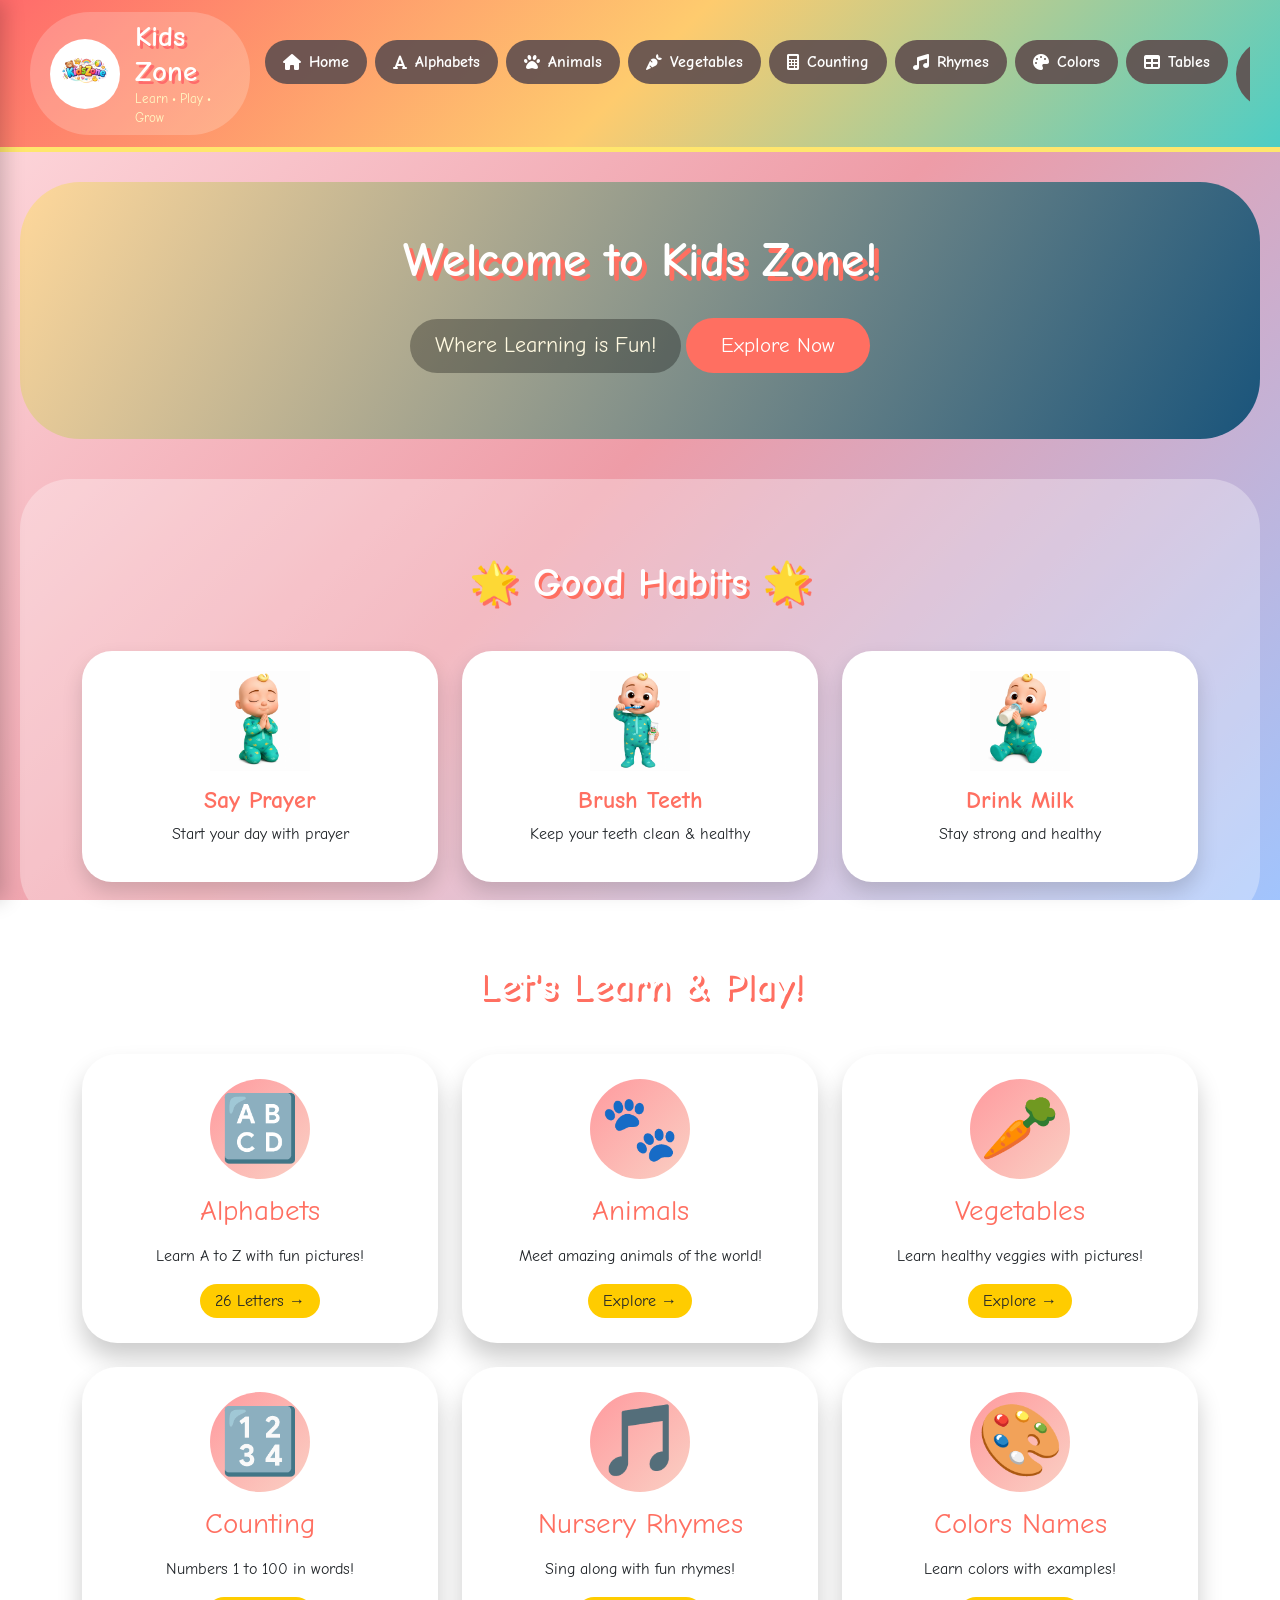
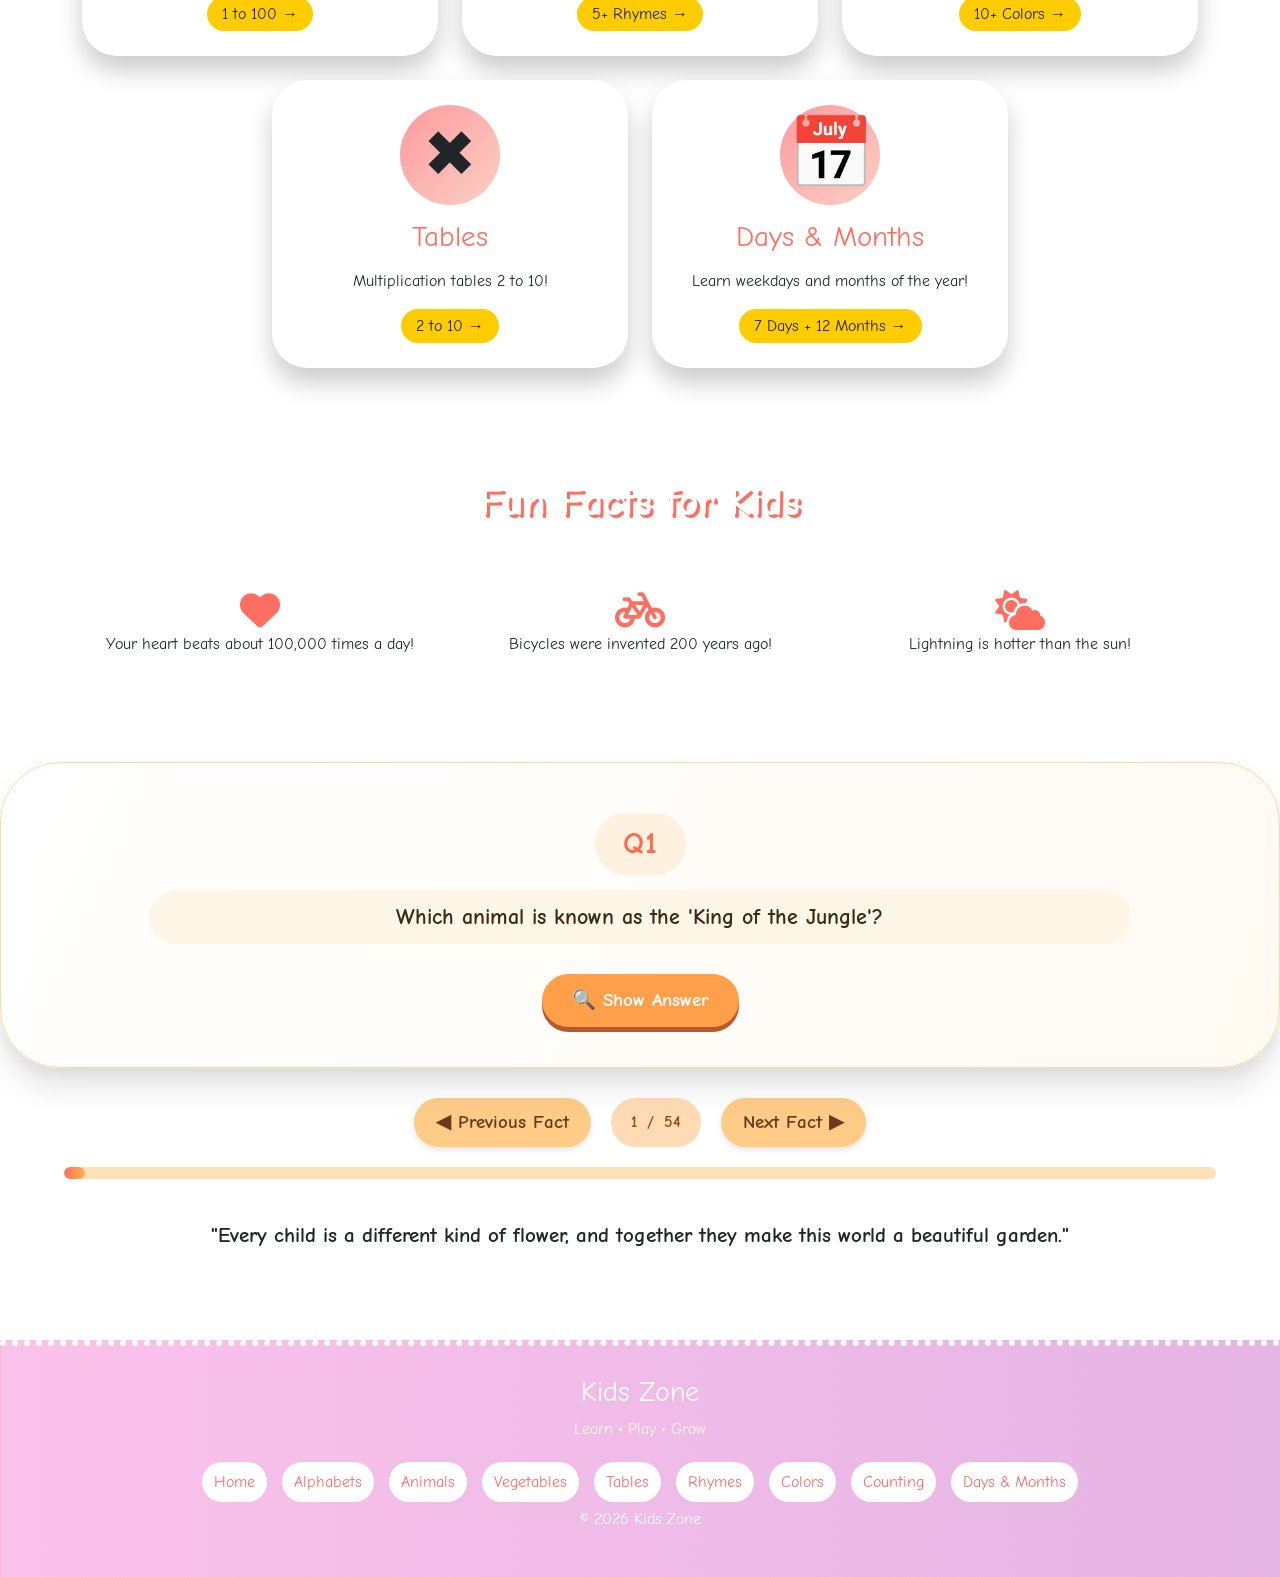
<file: index.html>
<!DOCTYPE html>
<html lang="en">
<head>
    <meta charset="UTF-8">
    <meta name="viewport" content="width=device-width, initial-scale=1.0">
    <title>Kids Zone - Home</title>
    <link href="https://cdn.jsdelivr.net/npm/bootstrap@5.3.2/dist/css/bootstrap.min.css" rel="stylesheet">
    <link href="https://fonts.googleapis.com/css2?family=Comic+Neue:wght@400;700;800&display=swap" rel="stylesheet">
    <link rel="stylesheet" href="https://cdnjs.cloudflare.com/ajax/libs/font-awesome/6.0.0-beta3/css/all.min.css">
    <link rel="stylesheet" href="index.css">
</head>
<body>
<div class="sidebar-overlay" id="sidebarOverlay"></div>
<div class="sidebar" id="sidebar">
    <div class="sidebar-header">
        <div class="sidebar-logo">
            <img src="kids zone logo.png" alt="Kids Zone Logo" class="sidebar-logo-img">
            <span>Kids Zone</span>
        </div>
        <button class="sidebar-close" id="sidebarClose">
            <i class="fas fa-times"></i>
        </button>
    </div>
    <ul class="sidebar-nav">
        <li><a href="index.html" class="sidebar-link active"><i class="fas fa-home"></i> <span>Home</span></a></li>
        <li><a href="Alphabets(a-z).html" class="sidebar-link"><i class="fas fa-font"></i> <span>Alphabets</span></a></li>
        <li><a href="animal.html" class="sidebar-link"><i class="fas fa-paw"></i> <span>Animals</span></a></li>
        <li><a href="vegetables.html" class="sidebar-link"><i class="fas fa-carrot"></i> <span>Vegetables</span></a></li>
        <li><a href="InWordsCounting.html" class="sidebar-link"><i class="fas fa-calculator"></i> <span>Counting</span></a></li>
        <li><a href="NurseryRhymes.html" class="sidebar-link"><i class="fas fa-music"></i> <span>Rhymes</span></a></li>
        <li><a href="ColorNames.html" class="sidebar-link"><i class="fas fa-palette"></i> <span>Colors Names</span></a></li>
        <li><a href="tables(2-10).html" class="sidebar-link"><i class="fas fa-table"></i> <span>Tables</span></a></li>
        <li><a href="DaysAndMonths.html" class="sidebar-link"><i class="fas fa-calendar-alt"></i> <span>Days & Months</span></a></li>
    </ul>
    <div class="sidebar-footer">
        <p>Learn • Play • Grow</p>
    </div>
</div>
<header class="kids-header">
    <div class="header-container">
        <div class="logo-area">
            <div class="logo-wrapper">
                <img src="kids zone logo.png" alt="Kids Zone Logo" class="header-logo">
            </div>
            <div class="brand-text">
                <h1 class="brand-name">Kids Zone</h1>
                <p class="brand-tagline"> Learn • Play • Grow </p>
            </div>
        </div>
        <nav class="header-nav">
            <ul class="nav-links">
                <li><a href="index.html" class="nav-link"><i class="fas fa-home"></i> <span>Home</span></a></li>
                <li><a href="Alphabets(a-z).html" class="nav-link"><i class="fas fa-font"></i> <span>Alphabets</span></a></li>
                <li><a href="animal.html" class="nav-link"><i class="fas fa-paw"></i> <span>Animals</span></a></li>
                <li><a href="vegetables.html" class="nav-link"><i class="fas fa-carrot"></i> <span>Vegetables</span></a></li>
                <li><a href="InWordsCounting.html" class="nav-link"><i class="fas fa-calculator"></i> <span>Counting</span></a></li>
                <li><a href="NurseryRhymes.html" class="nav-link"><i class="fas fa-music"></i> <span>Rhymes</span></a></li>
                <li><a href="ColorNames.html" class="nav-link"><i class="fas fa-palette"></i> <span>Colors</span></a></li>
                <li><a href="tables(2-10).html" class="nav-link"><i class="fas fa-table"></i> <span>Tables</span></a></li>
                <li><a href="DaysAndMonths.html" class="nav-link"><i class="fas fa-calendar-alt"></i> <span>Days & Months</span></a></li>
            </ul>
        </nav>
        <button class="mobile-menu-toggle" id="mobileMenuToggle">
            <i class="fas fa-bars"></i>
        </button>
    </div>
</header>

<main>
    <div class="hero-section text-center">
        <div class="container">
            <h1 class="hero-title"> Welcome to Kids Zone! </h1>
            <p class="hero-text">Where Learning is Fun! </p>
            <button class="btn-explore" onclick="scrollToCategories()">Explore Now </button>
        </div>
    </div>
<div class="daily-habits-section">
    <div class="container text-center">
        <h2 class="section-title">🌟 Good Habits 🌟</h2>
        <div class="row justify-content-center g-4 mt-3">

           
            <div class="col-md-4">
                <div class="habit-card">
                    <img src="prayer.png" alt="Prayer">
                    <h4>Say Prayer </h4>
                    <p>Start your day with prayer</p>
                </div>
            </div>

            <div class="col-md-4">
                <div class="habit-card">
                    <img src="Brushing teeth.png" alt="Brushing">
                    <h4>Brush Teeth </h4>
                    <p>Keep your teeth clean & healthy</p>
                </div>
            </div>

            <div class="col-md-4">
                <div class="habit-card">
                    <img src="drinking milk.png" alt="Milk">
                    <h4>Drink Milk </h4>
                    <p>Stay strong and healthy</p>
                </div>
            </div>

        </div>
    </div>
</div>
    <div class="container text-center" id="categories">
        <h2 class="section-title"> Let's Learn & Play! </h2>
        <div class="row g-4 mt-2 justify-content-center">

            <div class="col-md-6 col-lg-4">
                <div class="category-card" onclick="window.location.href='Alphabets(a-z).html'">
                    <div class="category-icon">&#128288</div>
                    <h3>Alphabets</h3>
                    <p>Learn A to Z with fun pictures!</p>
                    <span class="card-badge">26 Letters →</span>
                </div>
            </div>

            <div class="col-md-6 col-lg-4">
                <div class="category-card" onclick="window.location.href='animal.html'">
                    <div class="category-icon">&#x1F43E;</div>
                    <h3>Animals</h3>
                    <p>Meet amazing animals of the world!</p>
                    <span class="card-badge">Explore →</span>
                </div>
            </div>

            <div class="col-md-6 col-lg-4">
                <div class="category-card" onclick="window.location.href='vegetables.html'">
                    <div class="category-icon">&#x1F955;</div>
                    <h3>Vegetables</h3>
                    <p>Learn healthy veggies with pictures!</p>
                    <span class="card-badge">Explore →</span>
                </div>
            </div>

            <div class="col-md-6 col-lg-4">
                <div class="category-card" onclick="window.location.href='InWordsCounting.html'">
                    <div class="category-icon">&#x1F522;</div>
                    <h3>Counting</h3>
                    <p>Numbers 1 to 100 in words!</p>
                    <span class="card-badge">1 to 100 →</span>
                </div>
            </div>

            <div class="col-md-6 col-lg-4">
                <div class="category-card" onclick="window.location.href='NurseryRhymes.html'">
                    <div class="category-icon"><span style='font-size:70px;'>&#127925;</span></div>
                    <h3>Nursery Rhymes</h3>
                    <p>Sing along with fun rhymes!</p>
                    <span class="card-badge">5+ Rhymes →</span>
                </div>
            </div>

            <div class="col-md-6 col-lg-4">
                <div class="category-card" onclick="window.location.href='ColorNames.html'">
                    <div class="category-icon"><span style='font-size:70px;'>&#127912;</span></div>
                    <h3>Colors Names</h3>
                    <p>Learn colors with examples!</p>
                    <span class="card-badge">10+ Colors →</span>
                </div>
            </div>

            <div class="col-md-6 col-lg-4">
                <div class="category-card" onclick="window.location.href='tables(2-10).html'">
                    <div class="category-icon">&#x2716;</div>
                    <h3>Tables</h3>
                    <p>Multiplication tables 2 to 10!</p>
                    <span class="card-badge">2 to 10 →</span>
                </div>
            </div>

            <div class="col-md-6 col-lg-4">
                <div class="category-card" onclick="window.location.href='DaysAndMonths.html'">
                    <div class="category-icon"><span style='font-size:70px;'>&#128197;</span></div>
                    <h3>Days & Months</h3>
                    <p>Learn weekdays and months of the year!</p>
                    <span class="card-badge">7 Days + 12 Months →</span>
                </div>
            </div>

        </div>
    </div>

    <div class="fun-facts">
        <div class="container">
            <h2 class="section-title text-center"> Fun Facts for Kids </h2>
            <div class="row g-4 mt-2">
                <div class="col-md-4">
                    <div class="fact-box">
                        <i class="fas fa-heart"></i>
                        <p>Your heart beats about 100,000 times a day! </p>
                    </div>
                </div>
                <div class="col-md-4">
                    <div class="fact-box">
                        <i class="fas fa-bicycle"></i>
                        <p>Bicycles were invented 200 years ago! </p>
                    </div>
                </div>
                <div class="col-md-4">
                    <div class="fact-box">
                        <i class="fas fa-cloud-sun"></i>
                        <p>Lightning is hotter than the sun! </p>
                    </div>
                </div>
            </div>
        </div>
    </div>

    <div class="gk-rotating-card" id="gkRotatingCard">
      <div class="gk-question-area">
        <div class="gk-q-icon" id="gkEmoji"></div>
        <div class="gk-question-text" id="gkQuestionNumber">Q1</div>
        <div class="gk-question-detail" id="gkQuestionDetail">
          Which animal is known as the 'King of the Jungle'?
        </div>
        <button class="gk-reveal-btn" id="gkRevealBtn">🔍 Show Answer </button>
        <div class="gk-answer-box" id="gkAnswerBox">
          <p class="gk-answer-text" id="gkAnswerText"><i class="fas fa-star"></i>  Lion! They live in prides and are called the king.</p>
        </div>
      </div>
    </div>

    <div class="gk-controls">
      <button class="gk-nav-btn" id="prevBtn">◀ Previous Fact</button>
      <div class="gk-counter">
         <span id="currentIndexDisplay">1</span> / <span id="totalCountDisplay">50</span>
      </div>
      <button class="gk-nav-btn" id="nextBtn">Next Fact ▶</button>
    </div>

    <div class="gk-progress">
      <div class="gk-progress-fill" id="gkProgressFill"></div>
    </div>
  </div>
</div>
<div class="container mb-5" style="margin-top: 16px; text-align: center;">
        <div class="quote-box text-center;">
            <p class="quote-text"> "Every child is a different kind of flower, and together they make this world a beautiful garden." </p>
        </div>
    </div>
</main>

<footer class="kids-footer">
    <div class="container-fluid text-center">
        <h2 class="footer-heading"> Kids Zone </h2>
        <p class="tagline"> Learn • Play • Grow </p>
        <div class="footer-links">
            <a href="index.html">Home</a>
            <a href="Alphabets(a-z).html">Alphabets</a>
            <a href="animal.html">Animals</a>
            <a href="vegetables.html">Vegetables</a>
            <a href="tables(2-10).html">Tables</a>
            <a href="NurseryRhymes.html">Rhymes</a>
            <a href="ColorNames.html">Colors</a>
            <a href="InWordsCounting.html">Counting</a>
            <a href="DaysAndMonths.html">Days & Months</a>
        </div>
      
        <p class="copyright">© 2026 Kids Zone</p>
    </div>
</footer>
<script src="index.js"></script>
</body>
</html>
</file>
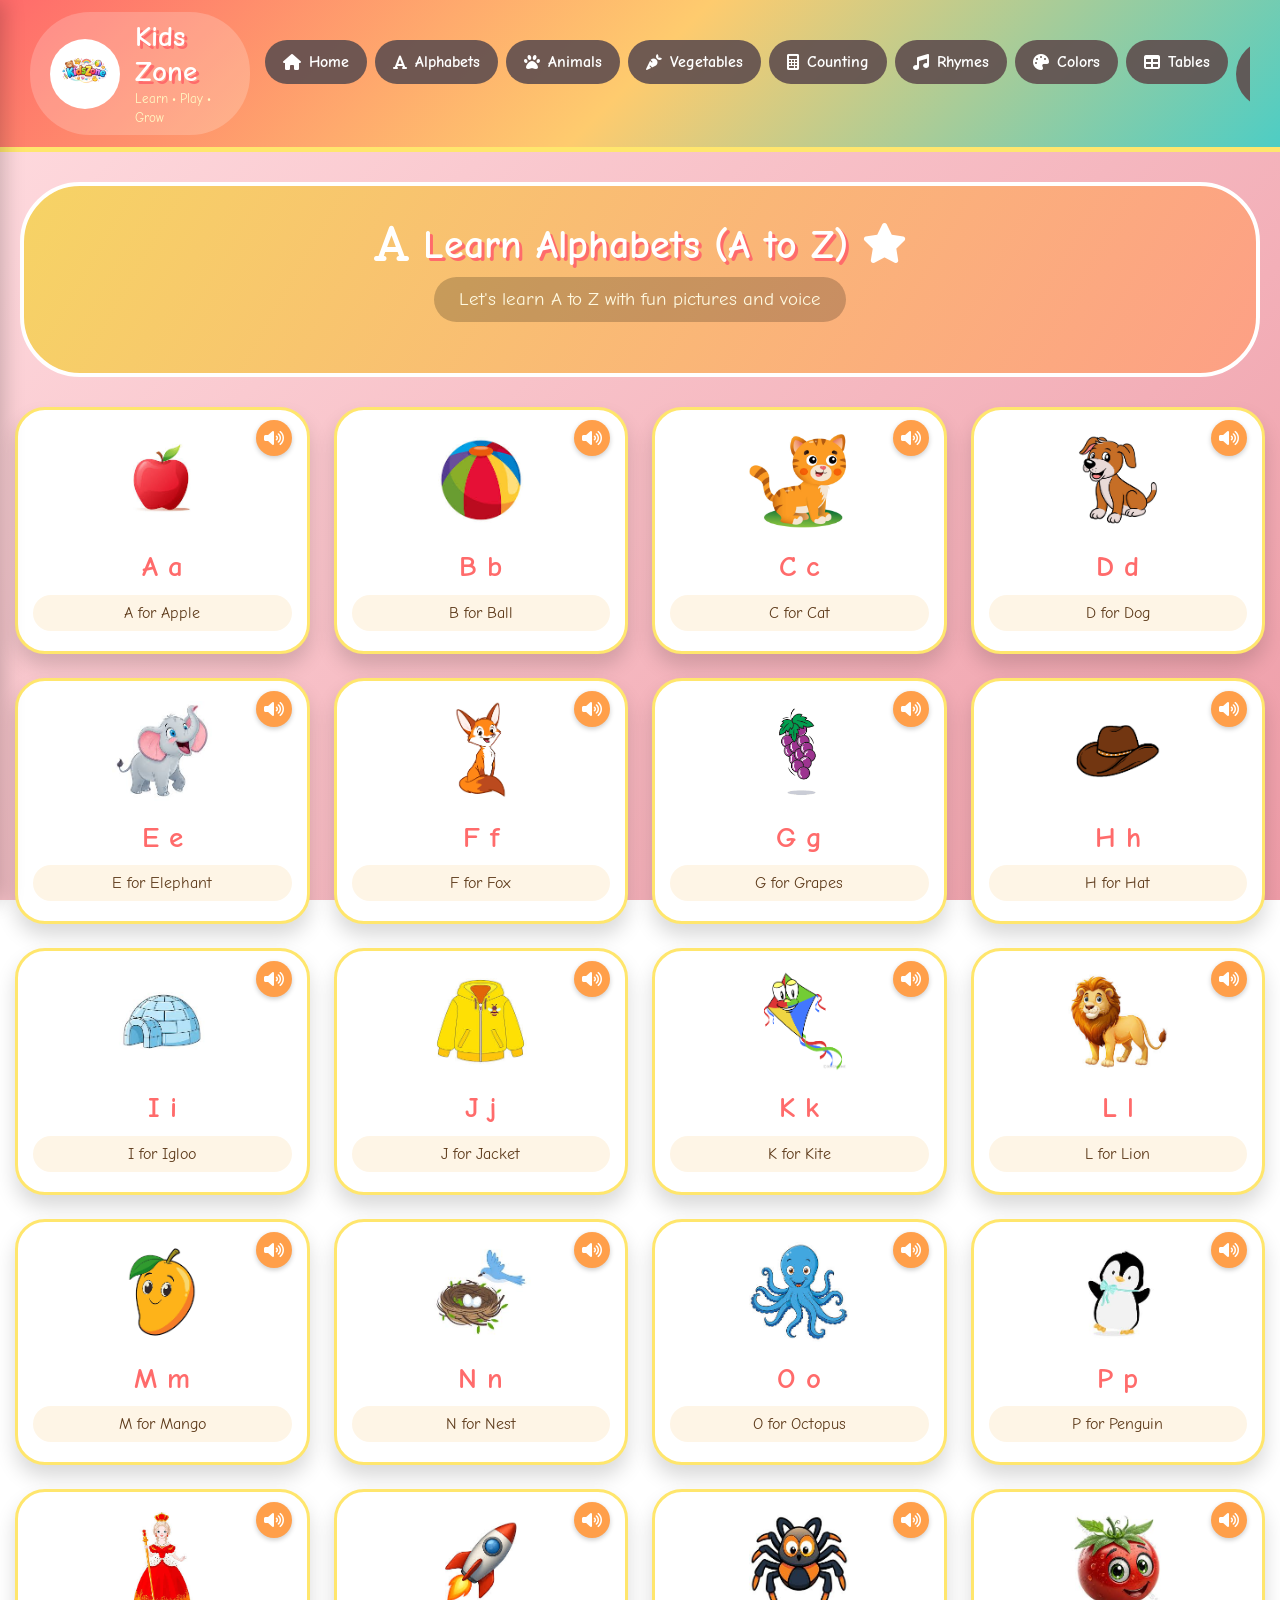
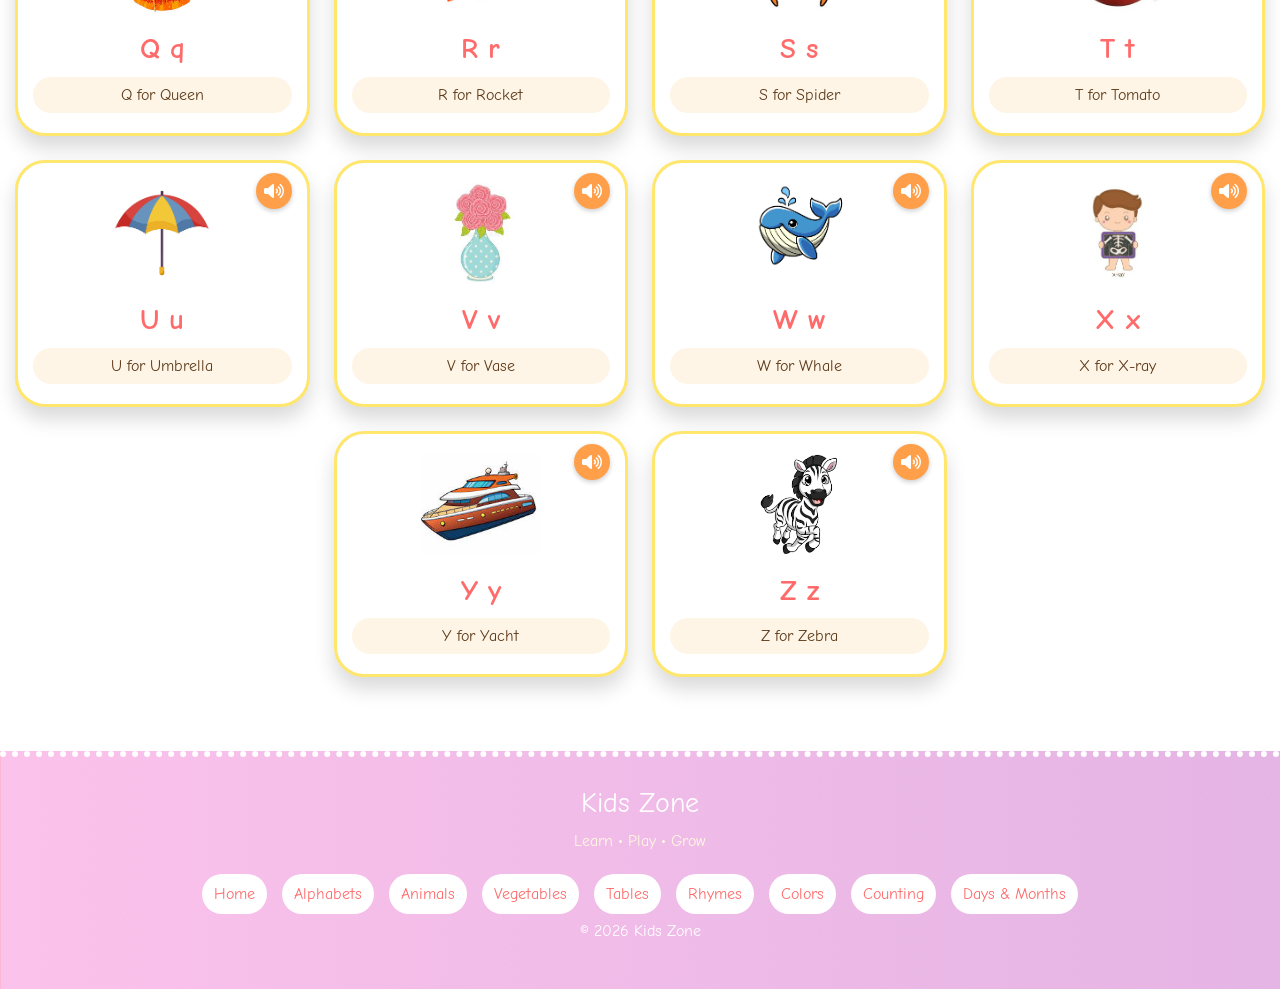
<file: Alphabets(a-z).html>
<!DOCTYPE html>
<html lang="en">
<head>
    <meta charset="UTF-8">
    <meta name="viewport" content="width=device-width, initial-scale=1.0">
    <title>Kids Zone - Alphabets</title>
    <link href="https://cdn.jsdelivr.net/npm/bootstrap@5.3.2/dist/css/bootstrap.min.css" rel="stylesheet">
    <link href="https://fonts.googleapis.com/css2?family=Comic+Neue:wght@400;700;800&display=swap" rel="stylesheet">
    <link rel="stylesheet" href="https://cdnjs.cloudflare.com/ajax/libs/font-awesome/6.0.0-beta3/css/all.min.css">
    <link rel="stylesheet" href="Alphabets.css">
</head>
<body>

<div class="sidebar-overlay" id="sidebarOverlay"></div>


<div class="sidebar" id="sidebar">
    <div class="sidebar-header">
        <div class="sidebar-logo">
            <img src="kids zone logo.png" alt="Kids Zone Logo" class="sidebar-logo-img">
            <span>Kids Zone</span>
        </div>
        <button class="sidebar-close" id="sidebarClose">
            <i class="fas fa-times"></i>
        </button>
    </div>
      <ul class="sidebar-nav">
        <li><a href="index.html" class="sidebar-link"><i class="fas fa-home"></i> <span>Home</span></a></li>
        <li><a href="Alphabets(a-z).html" class="sidebar-link active"><i class="fas fa-font"></i> <span>Alphabets</span></a></li>
        <li><a href="animal.html" class="sidebar-link"><i class="fas fa-paw"></i> <span>Animals</span></a></li>
        <li><a href="vegetables.html" class="sidebar-link"><i class="fas fa-carrot"></i> <span>Vegetables</span></a></li>
        <li><a href="InWordsCounting.html" class="sidebar-link"><i class="fas fa-calculator"></i> <span>Counting</span></a></li>
        <li><a href="NurseryRhymes.html" class="sidebar-link"><i class="fas fa-music"></i> <span>Rhymes</span></a></li>
        <li><a href="ColorNames.html" class="sidebar-link"><i class="fas fa-palette"></i> <span>Colors Names</span></a></li>
        <li><a href="tables(2-10).html" class="sidebar-link"><i class="fas fa-table"></i> <span>Tables</span></a></li>
        <li><a href="DaysAndMonths.html" class="sidebar-link"><i class="fas fa-calendar-alt"></i> <span>Days & Months</span></a></li>
    </ul>
    <div class="sidebar-footer">
        
        <p>Learn • Play • Grow</p>
    </div>
</div>
<header class="kids-header">
    <div class="header-container">
        <div class="logo-area">
            <div class="logo-wrapper">
                <img src="kids zone logo.png" alt="Kids Zone Logo" class="header-logo">
            </div>
            <div class="brand-text">
                <h1 class="brand-name">Kids Zone</h1>
                <p class="brand-tagline"> Learn • Play • Grow </p>
            </div>
        </div>

          <nav class="header-nav">
             <ul class="nav-links">
                <li><a href="index.html" class="nav-link"><i class="fas fa-home"></i> <span>Home</span></a></li>
                <li><a href="Alphabets(a-z).html" class="nav-link"><i class="fas fa-font"></i> <span>Alphabets</span></a></li>
                <li><a href="animal.html" class="nav-link "><i class="fas fa-paw"></i> <span>Animals</span></a></li>
                <li><a href="vegetables.html" class="nav-link"><i class="fas fa-carrot"></i> <span>Vegetables</span></a></li>
                <li><a href="InWordsCounting.html" class="nav-link"><i class="fas fa-calculator"></i> <span>Counting</span></a></li>
                <li><a href="NurseryRhymes.html" class="nav-link"><i class="fas fa-music"></i> <span>Rhymes</span></a></li>
                <li><a href="ColorNames.html" class="nav-link"><i class="fas fa-palette"></i> <span>Colors</span></a></li>
                <li><a href="tables(2-10).html" class="nav-link"><i class="fas fa-table"></i> <span>Tables</span></a></li>
                <li><a href="DaysAndMonths.html" class="nav-link"><i class="fas fa-calendar-alt"></i> <span>Days & Months</span></a></li>
            </ul>
        </nav>
        <button class="mobile-menu-toggle" id="mobileMenuToggle">
    <i class="fas fa-bars"></i>
</button>
        
    
</header>

<div class="page-banner">
    <h1><i class="fas fa-font"></i> Learn Alphabets (A to Z) <i class="fas fa-star"></i></h1>
    <p>Let's learn A to Z with fun pictures and voice</p>
</div>

<div class="container">
    <div class="row">
        <!-- A -->
        <div class="col-md-3 mb-4">
            <div class="card" data-letter="A" data-word="Apple">
                <button class="speaker-btn"><i class="fas fa-volume-up"></i></button>
                <img src="apple.jfif" alt="Apple">
                <h4>A a</h4>
                <p>A for Apple</p>
            </div>
        </div>
        <!-- B -->
        <div class="col-md-3 mb-4">
            <div class="card" data-letter="B" data-word="Ball">
                <button class="speaker-btn"><i class="fas fa-volume-up"></i></button>
                <img src="ball.jfif" alt="Ball">
                <h4>B b</h4>
                <p>B for Ball</p>
            </div>
        </div>
        <!-- C -->
        <div class="col-md-3 mb-4">
            <div class="card" data-letter="C" data-word="Cat">
                <button class="speaker-btn"><i class="fas fa-volume-up"></i></button>
                <img src="cat.jpg" alt="Cat">
                <h4>C c</h4>
                <p>C for Cat</p>
            </div>
        </div>
        <!-- D -->
        <div class="col-md-3 mb-4">
            <div class="card" data-letter="D" data-word="Dog">
                <button class="speaker-btn"><i class="fas fa-volume-up"></i></button>
                <img src="dog.jpg" alt="Dog">
                <h4>D d</h4>
                <p>D for Dog</p>
            </div>
        </div>
        <!-- E -->
        <div class="col-md-3 mb-4">
            <div class="card" data-letter="E" data-word="Elephant">
                <button class="speaker-btn"><i class="fas fa-volume-up"></i></button>
                <img src="elephant.jfif" alt="Elephant">
                <h4>E e</h4>
                <p>E for Elephant</p>
            </div>
        </div>
        <!-- F -->
        <div class="col-md-3 mb-4">
            <div class="card" data-letter="F" data-word="Fox">
                <button class="speaker-btn"><i class="fas fa-volume-up"></i></button>
                <img src="fox.png" alt="Fox">
                <h4>F f</h4>
                <p>F for Fox</p>
            </div>
        </div>
        <!-- G -->
        <div class="col-md-3 mb-4">
            <div class="card" data-letter="G" data-word="Grapes">
                <button class="speaker-btn"><i class="fas fa-volume-up"></i></button>
                <img src="grapes.png" alt="Grapes">
                <h4>G g</h4>
                <p>G for Grapes</p>
            </div>
        </div>
        <!-- H -->
        <div class="col-md-3 mb-4">
            <div class="card" data-letter="H" data-word="Hat">
                <button class="speaker-btn"><i class="fas fa-volume-up"></i></button>
                <img src="hat.png" alt="Hat">
                <h4>H h</h4>
                <p>H for Hat</p>
            </div>
        </div>
        <!-- I -->
        <div class="col-md-3 mb-4">
            <div class="card" data-letter="I" data-word="Igloo">
                <button class="speaker-btn"><i class="fas fa-volume-up"></i></button>
                <img src="igloo.jfif" alt="Igloo">
                <h4>I i</h4>
                <p>I for Igloo</p>
            </div>
        </div>
        <!-- J -->
        <div class="col-md-3 mb-4">
            <div class="card" data-letter="J" data-word="Jacket">
                <button class="speaker-btn"><i class="fas fa-volume-up"></i></button>
                <img src="Jacket.jfif" alt="Jacket">
                <h4>J j</h4>
                <p>J for Jacket</p>
            </div>
        </div>
        <!-- K -->
        <div class="col-md-3 mb-4">
            <div class="card" data-letter="K" data-word="Kite">
                <button class="speaker-btn"><i class="fas fa-volume-up"></i></button>
                <img src="kite.png" alt="Kite">
                <h4>K k</h4>
                <p>K for Kite</p>
            </div>
        </div>
        <!-- L -->
        <div class="col-md-3 mb-4">
            <div class="card" data-letter="L" data-word="Lion">
                <button class="speaker-btn"><i class="fas fa-volume-up"></i></button>
                <img src="lion.jfif" alt="Lion">
                <h4>L l</h4>
                <p>L for Lion</p>
            </div>
        </div>
        <!-- M -->
        <div class="col-md-3 mb-4">
            <div class="card" data-letter="M" data-word="Mango">
                <button class="speaker-btn"><i class="fas fa-volume-up"></i></button>
                <img src="Mango.png" alt="Mango">
                <h4>M m</h4>
                <p>M for Mango</p>
            </div>
        </div>
        <!-- N -->
        <div class="col-md-3 mb-4">
            <div class="card" data-letter="N" data-word="Nest">
                <button class="speaker-btn"><i class="fas fa-volume-up"></i></button>
                <img src="Nest.jfif" alt="Nest">
                <h4>N n</h4>
                <p>N for Nest</p>
            </div>
        </div>
        <!-- O -->
        <div class="col-md-3 mb-4">
            <div class="card" data-letter="O" data-word="Octopus">
                <button class="speaker-btn"><i class="fas fa-volume-up"></i></button>
                <img src="octopus.jfif" alt="Octopus">
                <h4>O o</h4>
                <p>O for Octopus</p>
            </div>
        </div>
        <!-- P -->
        <div class="col-md-3 mb-4">
            <div class="card" data-letter="P" data-word="Penguin">
                <button class="speaker-btn"><i class="fas fa-volume-up"></i></button>
                <img src="penguin.jfif" alt="Penguin">
                <h4>P p</h4>
                <p>P for Penguin</p>
            </div>
        </div>
        <!-- Q -->
        <div class="col-md-3 mb-4">
            <div class="card" data-letter="Q" data-word="Queen">
                <button class="speaker-btn"><i class="fas fa-volume-up"></i></button>
                <img src="queen.jfif" alt="Queen">
                <h4>Q q</h4>
                <p>Q for Queen</p>
            </div>
        </div>
        <!-- R -->
        <div class="col-md-3 mb-4">
            <div class="card" data-letter="R" data-word="Rocket">
                <button class="speaker-btn"><i class="fas fa-volume-up"></i></button>
                <img src="rocket.jfif" alt="Rocket">
                <h4>R r</h4>
                <p>R for Rocket</p>
            </div>
        </div>
        <!-- S -->
        <div class="col-md-3 mb-4">
            <div class="card" data-letter="S" data-word="Spider">
                <button class="speaker-btn"><i class="fas fa-volume-up"></i></button>
                <img src="spider.jfif" alt="Spider">
                <h4>S s</h4>
                <p>S for Spider</p>
            </div>
        </div>
        <!-- T -->
        <div class="col-md-3 mb-4">
            <div class="card" data-letter="T" data-word="Tomato">
                <button class="speaker-btn"><i class="fas fa-volume-up"></i></button>
                <img src="tomato.jfif" alt="Tomato">
                <h4>T t</h4>
                <p>T for Tomato</p>
            </div>
        </div>
        <!-- U -->
        <div class="col-md-3 mb-4">
            <div class="card" data-letter="U" data-word="Umbrella">
                <button class="speaker-btn"><i class="fas fa-volume-up"></i></button>
                <img src="umbrella.png" alt="Umbrella">
                <h4>U u</h4>
                <p>U for Umbrella</p>
            </div>
        </div>
        <!-- V -->
        <div class="col-md-3 mb-4">
            <div class="card" data-letter="V" data-word="Vase">
                <button class="speaker-btn"><i class="fas fa-volume-up"></i></button>
                <img src="vase.jfif" alt="Vase">
                <h4>V v</h4>
                <p>V for Vase</p>
            </div>
        </div>
        <!-- W -->
        <div class="col-md-3 mb-4">
            <div class="card" data-letter="W" data-word="Whale">
                <button class="speaker-btn"><i class="fas fa-volume-up"></i></button>
                <img src="whale.png" alt="Whale">
                <h4>W w</h4>
                <p>W for Whale</p>
            </div>
        </div>
        <!-- X -->
        <div class="col-md-3 mb-4">
            <div class="card" data-letter="X" data-word="X-ray">
                <button class="speaker-btn"><i class="fas fa-volume-up"></i></button>
                <img src="x-ray.jfif" alt="X-ray">
                <h4>X x</h4>
                <p>X for X-ray</p>
            </div>
        </div>
        <!-- Y -->
        <div class="col-md-3 mb-4">
            <div class="card" data-letter="Y" data-word="Yacht">
                <button class="speaker-btn"><i class="fas fa-volume-up"></i></button>
                <img src="yacth.jfif" alt="Yacht">
                <h4>Y y</h4>
                <p>Y for Yacht</p>
            </div>
        </div>
        <!-- Z -->
        <div class="col-md-3 mb-4">
            <div class="card" data-letter="Z" data-word="Zebra">
                <button class="speaker-btn"><i class="fas fa-volume-up"></i></button>
                <img src="zebra.png" alt="Zebra">
                <h4>Z z</h4>
                <p>Z for Zebra</p>
            </div>
        </div>
    </div>
</div>

<footer class="kids-footer">
    <div class="container-fluid text-center">
        <h2 class="footer-heading"> Kids Zone </h2>
        <p class="tagline"> Learn • Play • Grow </p>
      <div class="footer-links">
            <a href="/index.html">Home</a>
            <a href="Alphabets(a-z).html">Alphabets</a>
            <a href="animal.html">Animals</a>
            <a href="vegetables.html">Vegetables</a>
            <a href="tables(2-10).html">Tables</a>
            <a href="NurseryRhymes.html">Rhymes</a>
            <a href="ColorNames.html">Colors</a>
            <a href="InWordsCounting.html">Counting</a>
            <a href="DaysAndMonths.html">Days & Months</a>
        </div>
        
        <p class="copyright">© 2026 Kids Zone</p>
    </div>
</footer>

<script src="Alphabets.js"></script>
</body>
</html>
</file>
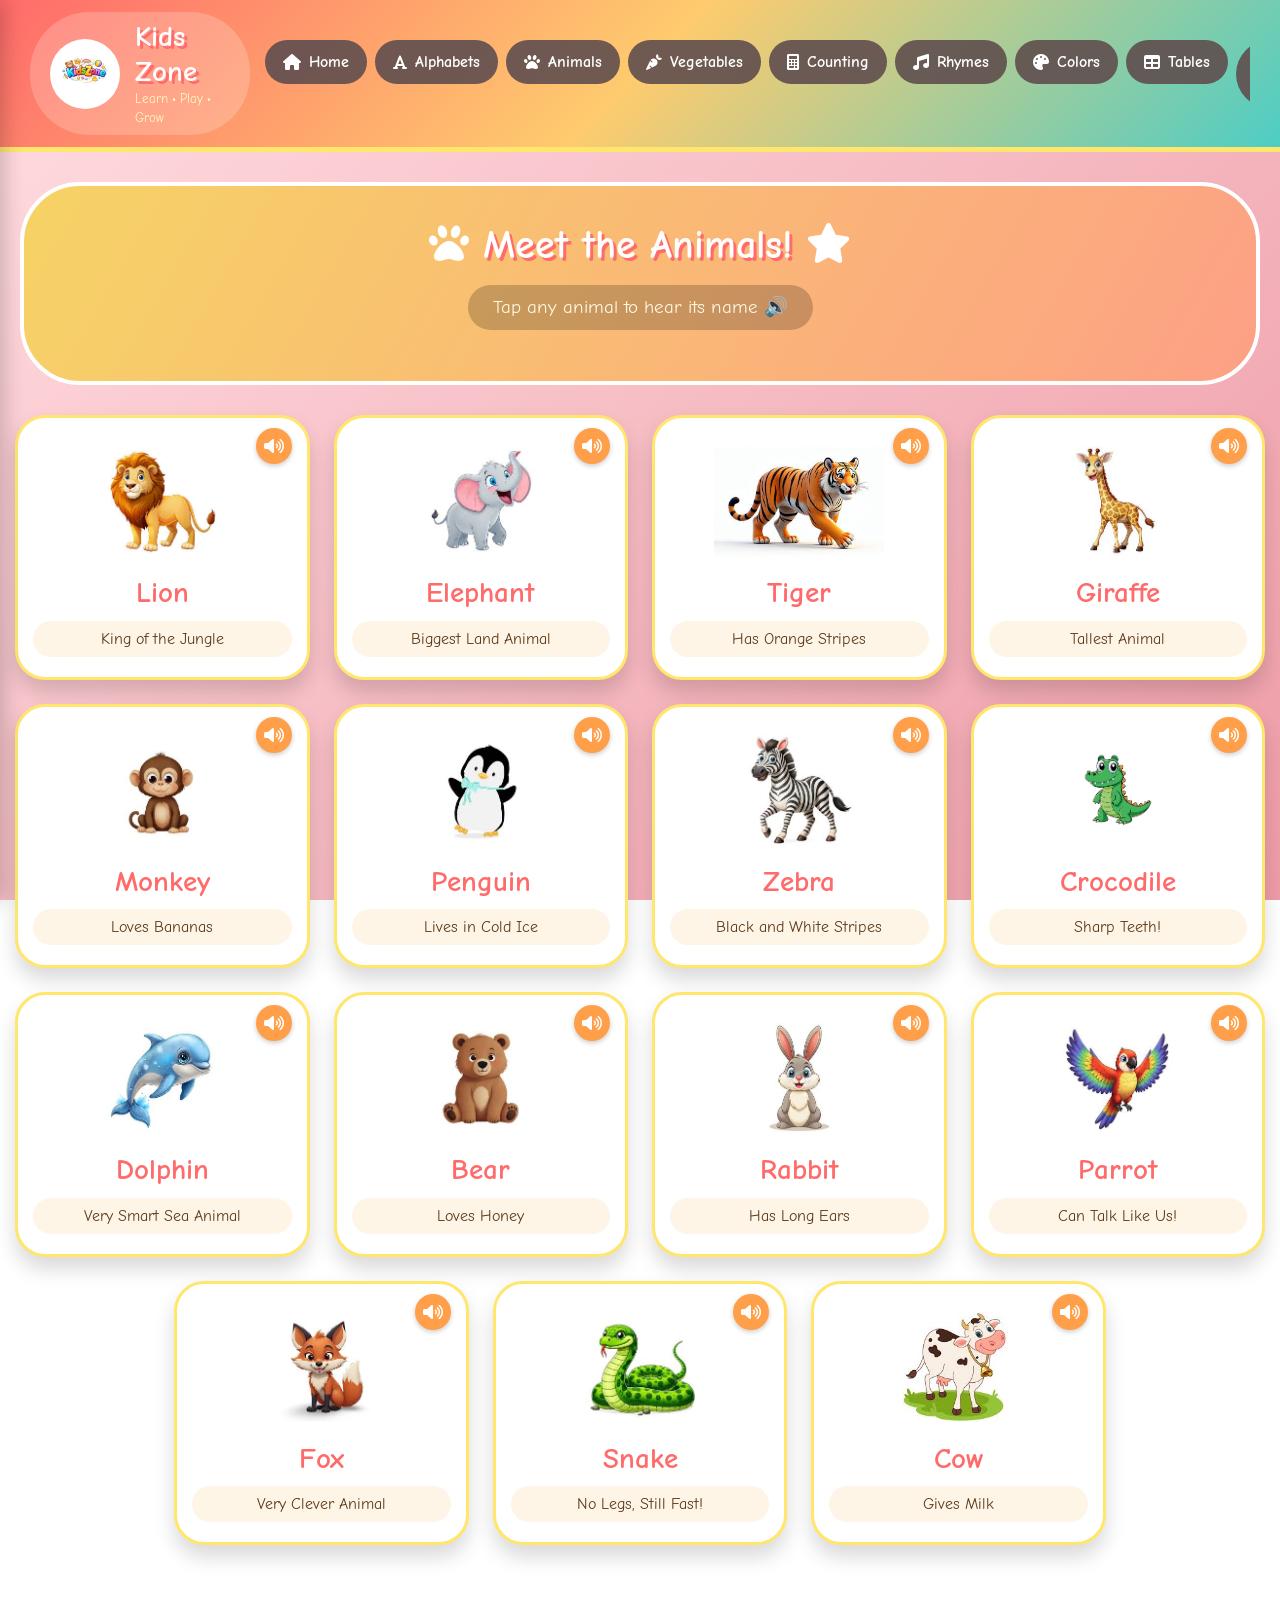
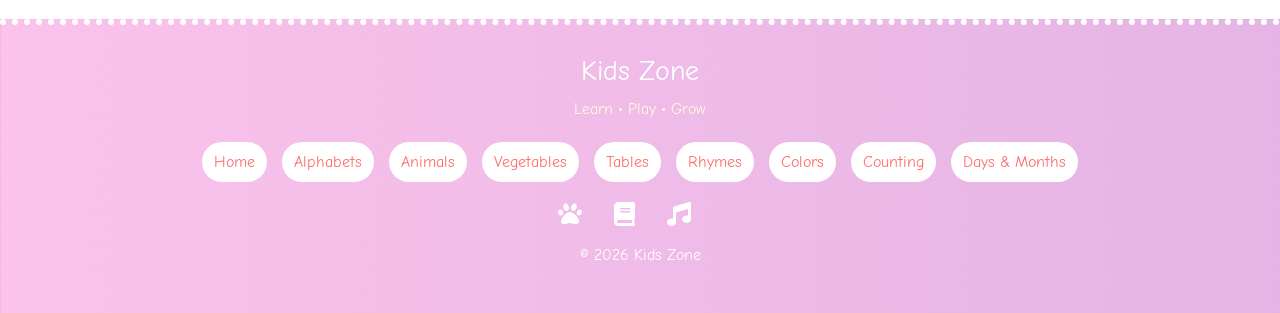
<file: animal.html>
<!DOCTYPE html>
<html lang="en">
<head>
    <meta charset="UTF-8">
    <meta name="viewport" content="width=device-width, initial-scale=1.0">
    <title>Kids Zone - Animals</title>
    <link href="https://cdn.jsdelivr.net/npm/bootstrap@5.3.2/dist/css/bootstrap.min.css" rel="stylesheet">
    <link href="https://fonts.googleapis.com/css2?family=Comic+Neue:wght@400;700;800&display=swap" rel="stylesheet">
    <link rel="stylesheet" href="https://cdnjs.cloudflare.com/ajax/libs/font-awesome/6.0.0-beta3/css/all.min.css">
    <link rel="stylesheet" href="animal.css">
</head>
<body>
<div class="sidebar-overlay" id="sidebarOverlay"></div>
<div class="sidebar" id="sidebar">
    <div class="sidebar-header">
        <div class="sidebar-logo">
            <img src="kids zone logo.png" alt="Kids Zone Logo" class="sidebar-logo-img">
            <span>Kids Zone</span>
        </div>
        <button class="sidebar-close" id="sidebarClose">
            <i class="fas fa-times"></i>
        </button>
    </div>
      <ul class="sidebar-nav">
        <li><a href="index.html" class="sidebar-link"><i class="fas fa-home"></i> <span>Home</span></a></li>
        <li><a href="Alphabets(a-z).html" class="sidebar-link"><i class="fas fa-font"></i> <span>Alphabets</span></a></li>
        <li><a href="animal.html" class="sidebar-link active"><i class="fas fa-paw"></i> <span>Animals</span></a></li>
        <li><a href="vegetables.html" class="sidebar-link"><i class="fas fa-carrot"></i> <span>Vegetables</span></a></li>
        <li><a href="InWordsCounting.html" class="sidebar-link"><i class="fas fa-calculator"></i> <span>Counting</span></a></li>
        <li><a href="NurseryRhymes.html" class="sidebar-link"><i class="fas fa-music"></i> <span>Rhymes</span></a></li>
        <li><a href="ColorNames.html" class="sidebar-link"><i class="fas fa-palette"></i> <span>Colors Names</span></a></li>
        <li><a href="tables(2-10).html" class="sidebar-link"><i class="fas fa-table"></i> <span>Tables</span></a></li>
        <li><a href="DaysAndMonths.html" class="sidebar-link"><i class="fas fa-calendar-alt"></i> <span>Days & Months</span></a></li>
    </ul>
    <div class="sidebar-footer">
        <p>Learn • Play • Grow</p>
    </div>
</div>
<header class="kids-header">
    <div class="header-container">
        <div class="logo-area">
            <div class="logo-wrapper">
                <img src="kids zone logo.png" alt="Kids Zone Logo" class="header-logo">
            </div>
            <div class="brand-text">
                <h1 class="brand-name">Kids Zone</h1>
                <p class="brand-tagline">Learn • Play • Grow</p>
            </div>
        </div>
        <nav class="header-nav">
            <ul class="nav-links">
                <li><a href="index.html" class="nav-link"><i class="fas fa-home"></i> <span>Home</span></a></li>
                <li><a href="Alphabets(a-z).html" class="nav-link"><i class="fas fa-font"></i> <span>Alphabets</span></a></li>
                <li><a href="animal.html" class="nav-link "><i class="fas fa-paw"></i> <span>Animals</span></a></li>
                <li><a href="vegetables.html" class="nav-link"><i class="fas fa-carrot"></i> <span>Vegetables</span></a></li>
                <li><a href="InWordsCounting.html" class="nav-link"><i class="fas fa-calculator"></i> <span>Counting</span></a></li>
                <li><a href="NurseryRhymes.html" class="nav-link"><i class="fas fa-music"></i> <span>Rhymes</span></a></li>
                <li><a href="ColorNames.html" class="nav-link"><i class="fas fa-palette"></i> <span>Colors</span></a></li>
                <li><a href="tables(2-10).html" class="nav-link"><i class="fas fa-table"></i> <span>Tables</span></a></li>
                <li><a href="DaysAndMonths.html" class="nav-link"><i class="fas fa-calendar-alt"></i> <span>Days & Months</span></a></li>
            </ul>
        </nav>
        <button class="mobile-menu-toggle" id="mobileMenuToggle">
            <i class="fas fa-bars"></i>
        </button>
</header>


<div class="page-banner">
    <h1><i class="fas fa-paw"></i> Meet the Animals! <i class="fas fa-star"></i></h1>
    <p>Tap any animal to hear its name 🔊</p>
</div>

<!-- Animals Grid -->
<div class="container">
    <div class="row">

        <div class="col-md-3 mb-4">
            <div class="card" data-name="Lion">
                <button class="speaker-btn"><i class="fas fa-volume-up"></i></button>
                <img src="lion.jfif" alt="Lion">
                <h4>Lion</h4>
                <p>King of the Jungle</p>
            </div>
        </div>

        <div class="col-md-3 mb-4">
            <div class="card" data-name="Elephant">
                <button class="speaker-btn"><i class="fas fa-volume-up"></i></button>
                <img src="elephant.jfif" alt="Elephant">
                <h4>Elephant</h4>
                <p>Biggest Land Animal</p>
            </div>
        </div>

        <div class="col-md-3 mb-4">
            <div class="card" data-name="Tiger">
                <button class="speaker-btn"><i class="fas fa-volume-up"></i></button>
                <img src="tiger.jfif" alt="Tiger">
                <h4>Tiger</h4>
                <p>Has Orange Stripes</p>
            </div>
        </div>

        <div class="col-md-3 mb-4">
            <div class="card" data-name="Giraffe">
                <button class="speaker-btn"><i class="fas fa-volume-up"></i></button>
                <img src="giraffe.jfif" alt="Giraffe">
                <h4>Giraffe</h4>
                <p>Tallest Animal</p>
            </div>
        </div>

        <div class="col-md-3 mb-4">
            <div class="card" data-name="Monkey">
                <button class="speaker-btn"><i class="fas fa-volume-up"></i></button>
                <img src="monkey.jfif" alt="Monkey">
                <h4>Monkey</h4>
                <p>Loves Bananas</p>
            </div>
        </div>

        <div class="col-md-3 mb-4">
            <div class="card" data-name="Penguin">
                <button class="speaker-btn"><i class="fas fa-volume-up"></i></button>
                <img src="penguin.jfif" alt="Penguin">
                <h4>Penguin</h4>
                <p>Lives in Cold Ice</p>
            </div>
        </div>

        <div class="col-md-3 mb-4">
            <div class="card" data-name="Zebra">
                <button class="speaker-btn"><i class="fas fa-volume-up"></i></button>
                <img src="zebra.jfif" alt="Zebra">
                <h4>Zebra</h4>
                <p>Black and White Stripes</p>
            </div>
        </div>

        <div class="col-md-3 mb-4">
            <div class="card" data-name="Crocodile">
                <button class="speaker-btn"><i class="fas fa-volume-up"></i></button>
                <img src="crocodile.jpg" alt="Crocodile">
                <h4>Crocodile</h4>
                <p>Sharp Teeth!</p>
            </div>
        </div>

        <div class="col-md-3 mb-4">
            <div class="card" data-name="Dolphin">
                <button class="speaker-btn"><i class="fas fa-volume-up"></i></button>
                <img src="dolphin.jfif" alt="Dolphin">
                <h4>Dolphin</h4>
                <p>Very Smart Sea Animal</p>
            </div>
        </div>

        <div class="col-md-3 mb-4">
            <div class="card" data-name="Bear">
                <button class="speaker-btn"><i class="fas fa-volume-up"></i></button>
                <img src="bear.jfif" alt="Bear">
                <h4>Bear</h4>
                <p>Loves Honey</p>
            </div>
        </div>

        <div class="col-md-3 mb-4">
            <div class="card" data-name="Rabbit">
                <button class="speaker-btn"><i class="fas fa-volume-up"></i></button>
                <img src="rabbit.jfif" alt="Rabbit">
                <h4>Rabbit</h4>
                <p>Has Long Ears</p>
            </div>
        </div>

        <div class="col-md-3 mb-4">
            <div class="card" data-name="Parrot">
                <button class="speaker-btn"><i class="fas fa-volume-up"></i></button>
                <img src="parrot.jfif" alt="Parrot">
                <h4>Parrot</h4>
                <p>Can Talk Like Us!</p>
            </div>
        </div>

        <div class="col-md-3 mb-4">
            <div class="card" data-name="Fox">
                <button class="speaker-btn"><i class="fas fa-volume-up"></i></button>
                <img src="Newfox.jfif" alt="Fox">
                <h4>Fox</h4>
                <p>Very Clever Animal</p>
            </div>
        </div>

        <div class="col-md-3 mb-4">
            <div class="card" data-name="Snake">
                <button class="speaker-btn"><i class="fas fa-volume-up"></i></button>
                <img src="snake.jfif" alt="Snake">
                <h4>Snake</h4>
                <p>No Legs, Still Fast!</p>
            </div>
        </div>

        <div class="col-md-3 mb-4">
            <div class="card" data-name="Cow">
                <button class="speaker-btn"><i class="fas fa-volume-up"></i></button>
                <img src="cow.jfif" alt="Cow">
                <h4>Cow</h4>
                <p>Gives Milk</p>
            </div>
        </div>

    </div>
</div>

<!-- Footer -->
<footer class="kids-footer">
    <div class="container-fluid text-center">
        <h2 class="footer-heading">Kids Zone</h2>
        <p class="tagline">Learn • Play • Grow</p>
    <div class="footer-links">
            <a href="index.html">Home</a>
            <a href="Alphabets(a-z).html">Alphabets</a>
            <a href="animal.html">Animals</a>
            <a href="vegetables.html">Vegetables</a>
            <a href="tables(2-10).html">Tables</a>
            <a href="NurseryRhymes.html">Rhymes</a>
            <a href="ColorNames.html">Colors</a>
            <a href="InWordsCounting.html">Counting</a>
             <a href="DaysAndMonths.html">Days & Months</a>
        </div>
        <div class="footer-icons">
            <i class="fas fa-paw"></i>
            <i class="fas fa-book"></i>
            <i class="fas fa-music"></i>
            <i class="fas fa-crayon"></i>
        </div>
        <p class="copyright">© 2026 Kids Zone</p>
    </div>
</footer>

<script src="animal.js"></script>
</body>
</html>
</file>
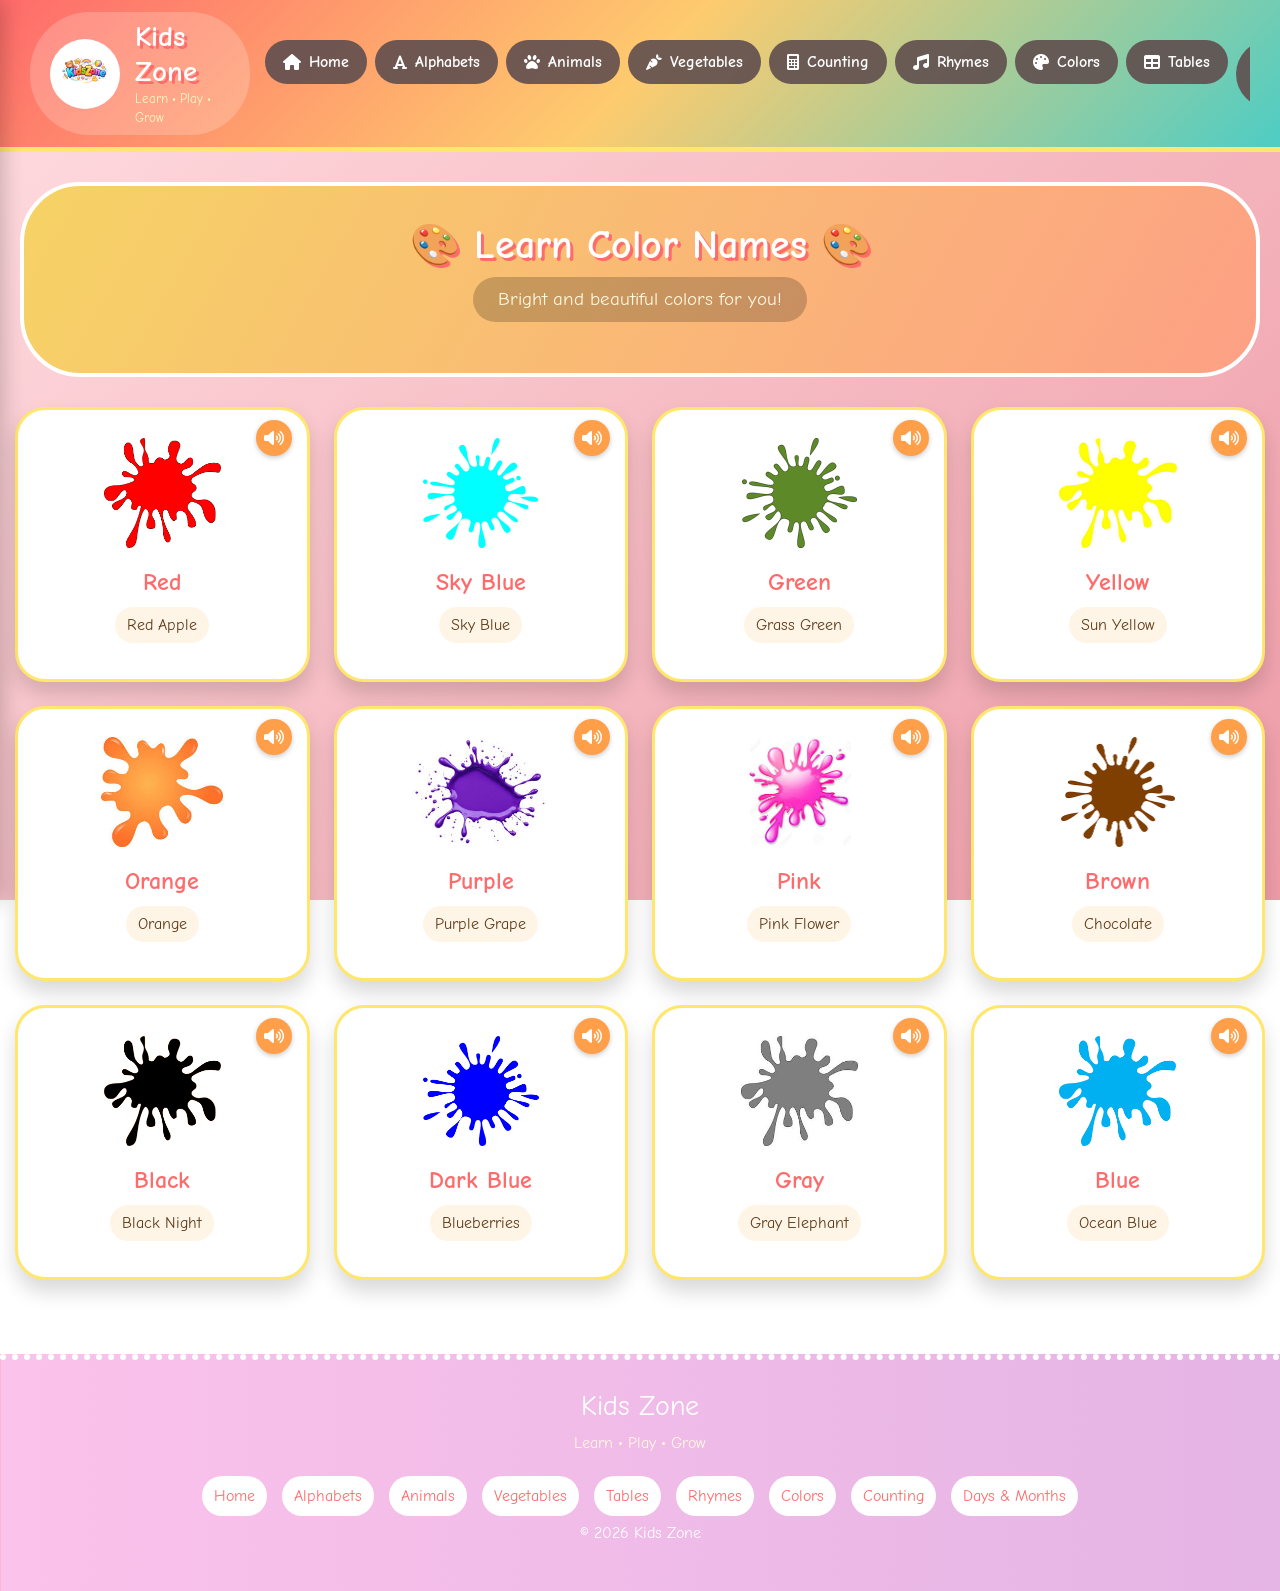
<file: ColorNames.html>
﻿<!DOCTYPE html>
<html lang="en">
<head>
    <meta charset="UTF-8">
    <meta name="viewport" content="width=device-width, initial-scale=1.0">
    <title>Kids Zone - Color Names</title>
    <link href="https://cdn.jsdelivr.net/npm/bootstrap@5.3.2/dist/css/bootstrap.min.css" rel="stylesheet">
    <link href="https://fonts.googleapis.com/css2?family=Comic+Neue:wght@400;700;800&display=swap" rel="stylesheet">
    <link rel="stylesheet" href="https://cdnjs.cloudflare.com/ajax/libs/font-awesome/6.0.0-beta3/css/all.min.css">
    <link rel="stylesheet" href="Colornames.css">
</head>
<body>
<div class="sidebar-overlay" id="sidebarOverlay"></div>
<div class="sidebar" id="sidebar">
    <div class="sidebar-header">
        <div class="sidebar-logo">
            <img src="kids zone logo.png" alt="Kids Zone Logo" class="sidebar-logo-img">
            <span>Kids Zone</span>
        </div>
        <button class="sidebar-close" id="sidebarClose">
            <i class="fas fa-times"></i>
        </button>
    </div>
   <ul class="sidebar-nav">
        <li><a href="index.html" class="sidebar-link"><i class="fas fa-home"></i> <span>Home</span></a></li>
        <li><a href="Alphabets(a-z).html" class="sidebar-link"><i class="fas fa-font"></i> <span>Alphabets</span></a></li>
        <li><a href="animal.html" class="sidebar-link"><i class="fas fa-paw"></i> <span>Animals</span></a></li>
        <li><a href="vegetables.html" class="sidebar-link"><i class="fas fa-carrot"></i> <span>Vegetables</span></a></li>
        <li><a href="InWordsCounting.html" class="sidebar-link"><i class="fas fa-calculator"></i> <span>Counting</span></a></li>
        <li><a href="NurseryRhymes.html" class="sidebar-link"><i class="fas fa-music"></i> <span>Rhymes</span></a></li>
        <li><a href="ColorNames.html" class="sidebar-link active"><i class="fas fa-palette"></i> <span>Colors Names</span></a></li>
        <li><a href="tables(2-10).html" class="sidebar-link"><i class="fas fa-table"></i> <span>Tables</span></a></li>
        <li><a href="DaysAndMonths.html" class="sidebar-link"><i class="fas fa-calendar-alt"></i> <span>Days & Months</span></a></li>
    </ul>
    <div class="sidebar-footer">
        <p>Learn • Play • Grow</p>
    </div>
</div>

<header class="kids-header">
    <div class="header-container">
        <div class="logo-area">
            <div class="logo-wrapper">
                <img src="kids zone logo.png" alt="Kids Zone Logo" class="header-logo">
            </div>
            <div class="brand-text">
                <h1 class="brand-name">Kids Zone</h1>
                <p class="brand-tagline"> Learn • Play • Grow </p>
            </div>
        </div>

        <nav class="header-nav">
             <ul class="nav-links">
                <li><a href="index.html" class="nav-link"><i class="fas fa-home"></i> <span>Home</span></a></li>
                <li><a href="Alphabets(a-z).html" class="nav-link"><i class="fas fa-font"></i> <span>Alphabets</span></a></li>
                <li><a href="animal.html" class="nav-link"><i class="fas fa-paw"></i> <span>Animals</span></a></li>
                <li><a href="vegetables.html" class="nav-link"><i class="fas fa-carrot"></i> <span>Vegetables</span></a></li>
                <li><a href="InWordsCounting.html" class="nav-link"><i class="fas fa-calculator"></i> <span>Counting</span></a></li>
                <li><a href="NurseryRhymes.html" class="nav-link"><i class="fas fa-music"></i> <span>Rhymes</span></a></li>
                <li><a href="ColorNames.html" class="nav-link "><i class="fas fa-palette"></i> <span>Colors</span></a></li>
                <li><a href="tables(2-10).html" class="nav-link"><i class="fas fa-table"></i> <span>Tables</span></a></li>
                <li><a href="DaysAndMonths.html" class="nav-link"><i class="fas fa-calendar-alt"></i> <span>Days & Months</span></a></li>
            </ul>
        </nav>
        <button class="mobile-menu-toggle" id="mobileMenuToggle">
            <i class="fas fa-bars"></i>
        </button>
    </div>
</header>

<div class="page-banner">
    <h1>🎨 Learn Color Names 🎨</h1>
    <p>Bright and beautiful colors for you!</p>
</div>

<div class="container">
    <div class="row">

        <div class="col-sm-6 col-md-4 col-lg-3 mb-4">
            <div class="color-card" data-color="Red">
                <button class="speaker-btn"><i class="fas fa-volume-up"></i></button>
                <img src="red.png" alt="Red">
                <h3>Red</h3>
                <p> Red Apple</p>
            </div>
        </div>

        <div class="col-sm-6 col-md-4 col-lg-3 mb-4">
            <div class="color-card" data-color="Sky Blue">
                <button class="speaker-btn"><i class="fas fa-volume-up"></i></button>
                <img src="skyblue.jfif" alt="Sky Blue">
                <h3>Sky Blue</h3>
                <p> Sky Blue</p>
            </div>
        </div>

        <div class="col-sm-6 col-md-4 col-lg-3 mb-4">
            <div class="color-card" data-color="Green">
                <button class="speaker-btn"><i class="fas fa-volume-up"></i></button>
                <img src="green.png" alt="Green">
                <h3>Green</h3>
                <p> Grass Green</p>
            </div>
        </div>

        <div class="col-sm-6 col-md-4 col-lg-3 mb-4">
            <div class="color-card" data-color="Yellow">
                <button class="speaker-btn"><i class="fas fa-volume-up"></i></button>
                <img src="yellow.jfif" alt="Yellow">
                <h3>Yellow</h3>
                <p> Sun Yellow</p>
            </div>
        </div>

        <div class="col-sm-6 col-md-4 col-lg-3 mb-4">
            <div class="color-card" data-color="Orange">
                <button class="speaker-btn"><i class="fas fa-volume-up"></i></button>
                <img src="orange.jfif" alt="Orange">
                <h3>Orange</h3>
                <p> Orange</p>
            </div>
        </div>

        <div class="col-sm-6 col-md-4 col-lg-3 mb-4">
            <div class="color-card" data-color="Purple">
                <button class="speaker-btn"><i class="fas fa-volume-up"></i></button>
                <img src="purple.jfif" alt="Purple">
                <h3>Purple</h3>
                <p> Purple Grape</p>
            </div>
        </div>

        <div class="col-sm-6 col-md-4 col-lg-3 mb-4">
            <div class="color-card" data-color="Pink">
                <button class="speaker-btn"><i class="fas fa-volume-up"></i></button>
                <img src="pink.jfif" alt="Pink">
                <h3>Pink</h3>
                <p> Pink Flower</p>
            </div>
        </div>

        <div class="col-sm-6 col-md-4 col-lg-3 mb-4">
            <div class="color-card" data-color="Brown">
                <button class="speaker-btn"><i class="fas fa-volume-up"></i></button>
                <img src="brown.png" alt="Brown">
                <h3>Brown</h3>
                <p> Chocolate</p>
            </div>
        </div>

        <div class="col-sm-6 col-md-4 col-lg-3 mb-4">
            <div class="color-card" data-color="Black">
                <button class="speaker-btn"><i class="fas fa-volume-up"></i></button>
                <img src="black.png" alt="Black">
                <h3>Black</h3>
                <p> Black Night</p>
            </div>
        </div>

        <div class="col-sm-6 col-md-4 col-lg-3 mb-4">
            <div class="color-card" data-color="Dark Blue">
                <button class="speaker-btn"><i class="fas fa-volume-up"></i></button>
                <img src="darkblue.png" alt="Dark Blue">
                <h3>Dark Blue</h3>
                <p>Blueberries</p>
            </div>
        </div>

        <div class="col-sm-6 col-md-4 col-lg-3 mb-4">
            <div class="color-card" data-color="Gray">
                <button class="speaker-btn"><i class="fas fa-volume-up"></i></button>
                <img src="gray.jfif" alt="Gray">
                <h3>Gray</h3>
                <p> Gray Elephant</p>
            </div>
        </div>

        <div class="col-sm-6 col-md-4 col-lg-3 mb-4">
            <div class="color-card" data-color="Blue">
                <button class="speaker-btn"><i class="fas fa-volume-up"></i></button>
                <img src="blue.png" alt="Blue">
                <h3>Blue</h3>
                <p> Ocean Blue</p>
            </div>
        </div>

    </div>
</div>

<footer class="kids-footer">
    <div class="container-fluid text-center">
        <h2 class="footer-heading"> Kids Zone </h2>
        <p class="tagline"> Learn • Play • Grow </p>
        <div class="footer-links">
            <a href="/index.html">Home</a>
            <a href="Alphabets(a-z).html">Alphabets</a>
            <a href="animal.html">Animals</a>
            <a href="vegetables.html">Vegetables</a>
            <a href="tables(2-10).html">Tables</a>
            <a href="NurseryRhymes.html">Rhymes</a>
            <a href="ColorNames.html">Colors</a>
            <a href="InWordsCounting.html">Counting</a>
             <a href="DaysAndMonths.html">Days & Months</a>
        </div>
        
        <p class="copyright">© 2026 Kids Zone</p>
    </div>
</footer>

<script src="colornames.js"></script>
</body>
</html>
</file>
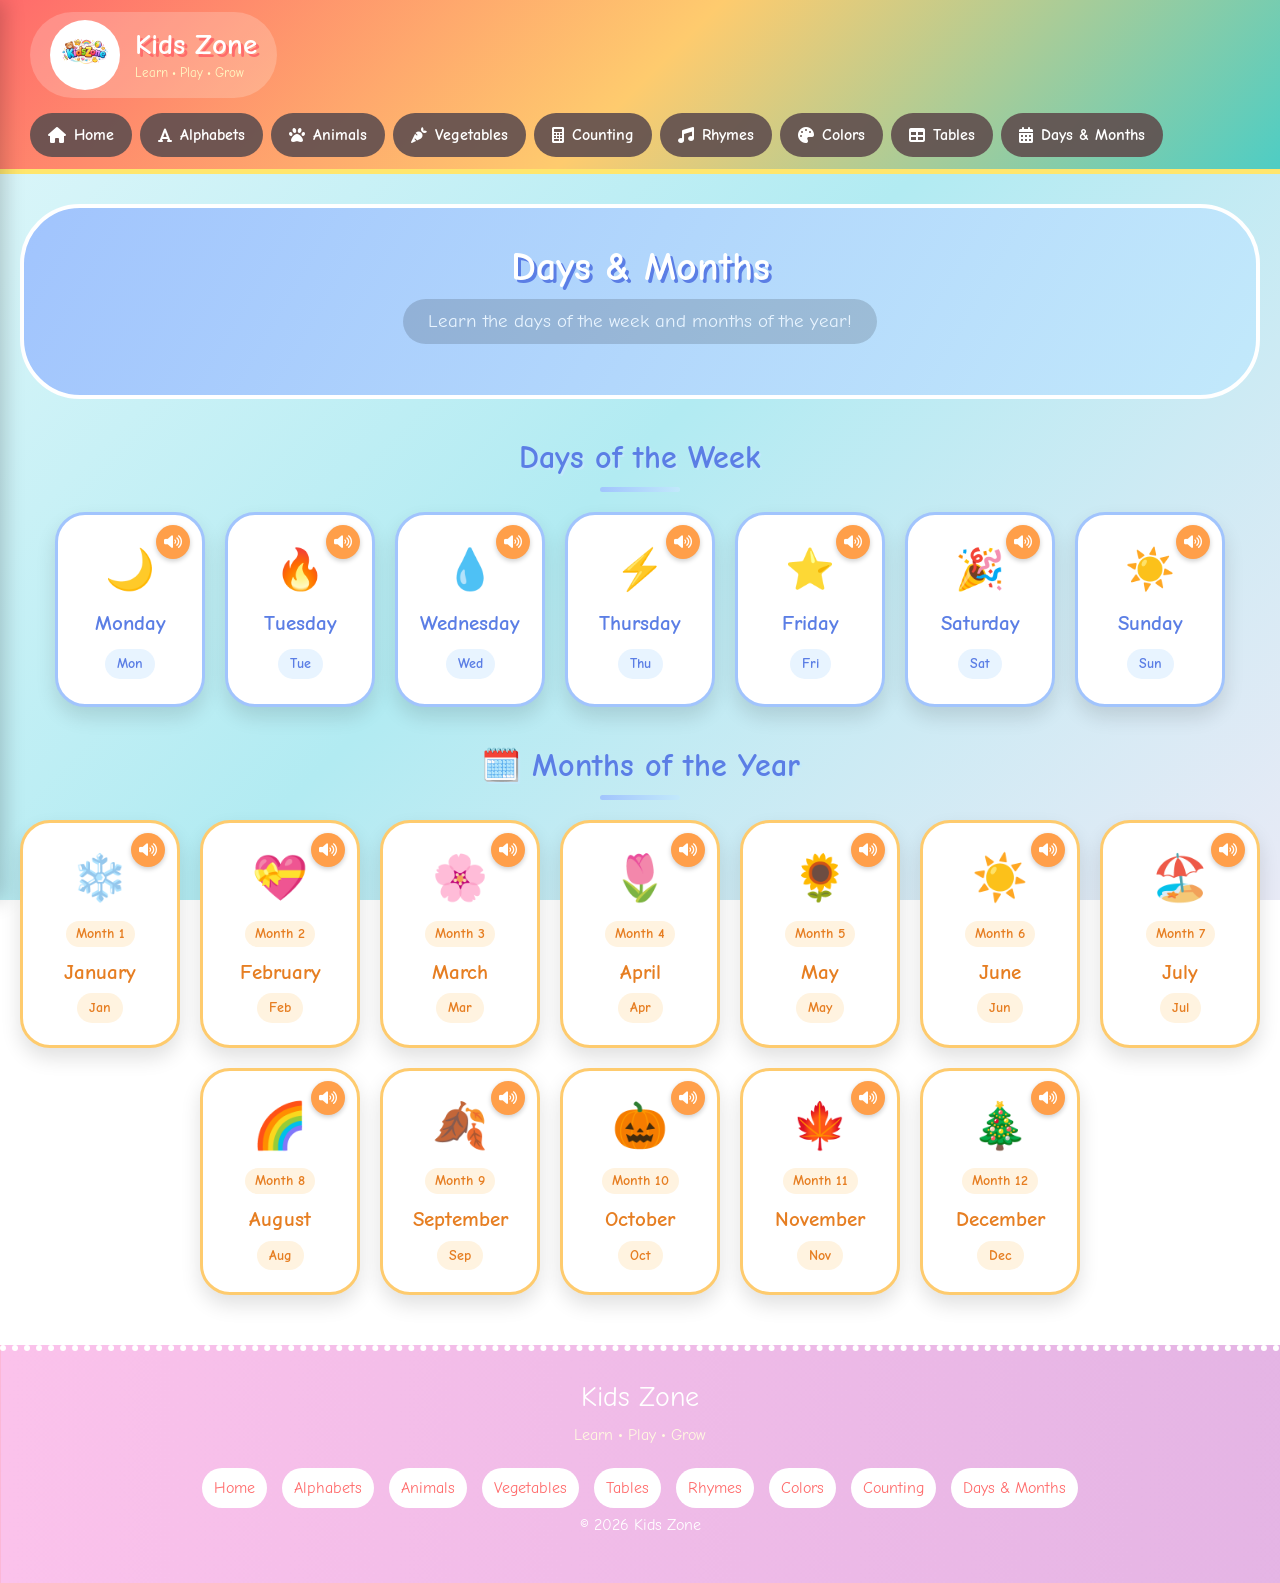
<file: DaysAndMonths.html>
<!DOCTYPE html>
<html lang="en">
<head>
    <meta charset="UTF-8">
    <meta name="viewport" content="width=device-width, initial-scale=1.0">
    <title>Kids Zone - Days & Months</title>
    <link href="https://cdn.jsdelivr.net/npm/bootstrap@5.3.2/dist/css/bootstrap.min.css" rel="stylesheet">
    <link href="https://fonts.googleapis.com/css2?family=Comic+Neue:wght@400;700;800&display=swap" rel="stylesheet">
    <link rel="stylesheet" href="https://cdnjs.cloudflare.com/ajax/libs/font-awesome/6.0.0-beta3/css/all.min.css">
    <link rel="stylesheet" href="DaysAndMonths.css">
</head>
<body>

<div class="sidebar-overlay" id="sidebarOverlay"></div>
<div class="sidebar" id="sidebar">
    <div class="sidebar-header">
        <div class="sidebar-logo">
            <img src="kids zone logo.png" alt="Kids Zone Logo" class="sidebar-logo-img">
            <span>Kids Zone</span>
        </div>
        <button class="sidebar-close" id="sidebarClose">
            <i class="fas fa-times"></i>
        </button>
    </div>
    <ul class="sidebar-nav">
        <li><a href="index.html" class="sidebar-link"><i class="fas fa-home"></i> <span>Home</span></a></li>
        <li><a href="Alphabets(a-z).html" class="sidebar-link"><i class="fas fa-font"></i> <span>Alphabets</span></a></li>
        <li><a href="animal.html" class="sidebar-link"><i class="fas fa-paw"></i> <span>Animals</span></a></li>
        <li><a href="vegetables.html" class="sidebar-link"><i class="fas fa-carrot"></i> <span>Vegetables</span></a></li>
        <li><a href="InWordsCounting.html" class="sidebar-link"><i class="fas fa-calculator"></i> <span>Counting</span></a></li>
        <li><a href="NurseryRhymes.html" class="sidebar-link"><i class="fas fa-music"></i> <span>Rhymes</span></a></li>
        <li><a href="ColorNames.html" class="sidebar-link"><i class="fas fa-palette"></i> <span>Colors Names</span></a></li>
        <li><a href="tables(2-10).html" class="sidebar-link"><i class="fas fa-table"></i> <span>Tables</span></a></li>
        <li><a href="DaysAndMonths.html" class="sidebar-link active"><i class="fas fa-calendar-alt"></i> <span>Days & Months</span></a></li>
    </ul>
    <div class="sidebar-footer">
        <p>Learn • Play • Grow</p>
    </div>
</div>

<header class="kids-header">
    <div class="header-container">
        <div class="logo-area">
            <div class="logo-wrapper">
                <img src="kids zone logo.png" alt="Kids Zone Logo" class="header-logo">
            </div>
            <div class="brand-text">
                <h1 class="brand-name">Kids Zone</h1>
                <p class="brand-tagline"> Learn • Play • Grow </p>
            </div>
        </div>

        <nav class="header-nav">
            <ul class="nav-links">
                <li><a href="index.html" class="nav-link"><i class="fas fa-home"></i> <span>Home</span></a></li>
                <li><a href="Alphabets(a-z).html" class="nav-link"><i class="fas fa-font"></i> <span>Alphabets</span></a></li>
                <li><a href="animal.html" class="nav-link"><i class="fas fa-paw"></i> <span>Animals</span></a></li>
                <li><a href="vegetables.html" class="nav-link"><i class="fas fa-carrot"></i> <span>Vegetables</span></a></li>
                <li><a href="InWordsCounting.html" class="nav-link"><i class="fas fa-calculator"></i> <span>Counting</span></a></li>
                <li><a href="NurseryRhymes.html" class="nav-link"><i class="fas fa-music"></i> <span>Rhymes</span></a></li>
                <li><a href="ColorNames.html" class="nav-link"><i class="fas fa-palette"></i> <span>Colors</span></a></li>
                <li><a href="tables(2-10).html" class="nav-link"><i class="fas fa-table"></i> <span>Tables</span></a></li>
                <li><a href="DaysAndMonths.html" class="nav-link"><i class="fas fa-calendar-alt"></i> <span>Days & Months</span></a></li>
            </ul>
        </nav>
        <button class="mobile-menu-toggle" id="mobileMenuToggle">
            <i class="fas fa-bars"></i>
        </button>
    </div>
</header>

<div class="page-banner">
    <h1> Days & Months </h1>
    <p>Learn the days of the week and months of the year!</p>
</div>

<div class="main-container">

    <h2 class="section-title"> Days of the Week</h2>
    <div class="days-grid">

        <div class="day-card">
            <button class="speaker-btn" onclick="speak('Monday')"><i class="fas fa-volume-up"></i></button>
            <span class="day-number">🌙</span>
            <div class="day-name">Monday</div>
            <span class="day-short">Mon</span>
        </div>

        <div class="day-card">
            <button class="speaker-btn" onclick="speak('Tuesday')"><i class="fas fa-volume-up"></i></button>
            <span class="day-number">🔥</span>
            <div class="day-name">Tuesday</div>
            <span class="day-short">Tue</span>
        </div>

        <div class="day-card">
            <button class="speaker-btn" onclick="speak('Wednesday')"><i class="fas fa-volume-up"></i></button>
            <span class="day-number">💧</span>
            <div class="day-name">Wednesday</div>
            <span class="day-short">Wed</span>
        </div>

        <div class="day-card">
            <button class="speaker-btn" onclick="speak('Thursday')"><i class="fas fa-volume-up"></i></button>
            <span class="day-number">⚡</span>
            <div class="day-name">Thursday</div>
            <span class="day-short">Thu</span>
        </div>

        <div class="day-card">
            <button class="speaker-btn" onclick="speak('Friday')"><i class="fas fa-volume-up"></i></button>
            <span class="day-number">⭐</span>
            <div class="day-name">Friday</div>
            <span class="day-short">Fri</span>
        </div>

        <div class="day-card">
            <button class="speaker-btn" onclick="speak('Saturday')"><i class="fas fa-volume-up"></i></button>
            <span class="day-number">🎉</span>
            <div class="day-name">Saturday</div>
            <span class="day-short">Sat</span>
        </div>

        <div class="day-card">
            <button class="speaker-btn" onclick="speak('Sunday')"><i class="fas fa-volume-up"></i></button>
            <span class="day-number">☀️</span>
            <div class="day-name">Sunday</div>
            <span class="day-short">Sun</span>
        </div>

    </div>

    <h2 class="section-title">🗓️ Months of the Year</h2>
    <div class="months-grid">

        <div class="month-card">
            <button class="speaker-btn" onclick="speak('January')"><i class="fas fa-volume-up"></i></button>
            <span class="month-emoji">❄️</span>
            <span class="month-number">Month 1</span>
            <div class="month-name">January</div>
            <span class="month-short">Jan</span>
        </div>

        <div class="month-card">
            <button class="speaker-btn" onclick="speak('February')"><i class="fas fa-volume-up"></i></button>
            <span class="month-emoji">💝</span>
            <span class="month-number">Month 2</span>
            <div class="month-name">February</div>
            <span class="month-short">Feb</span>
        </div>

        <div class="month-card">
            <button class="speaker-btn" onclick="speak('March')"><i class="fas fa-volume-up"></i></button>
            <span class="month-emoji">🌸</span>
            <span class="month-number">Month 3</span>
            <div class="month-name">March</div>
            <span class="month-short">Mar</span>
        </div>

        <div class="month-card">
            <button class="speaker-btn" onclick="speak('April')"><i class="fas fa-volume-up"></i></button>
            <span class="month-emoji">🌷</span>
            <span class="month-number">Month 4</span>
            <div class="month-name">April</div>
            <span class="month-short">Apr</span>
        </div>

        <div class="month-card">
            <button class="speaker-btn" onclick="speak('May')"><i class="fas fa-volume-up"></i></button>
            <span class="month-emoji">🌻</span>
            <span class="month-number">Month 5</span>
            <div class="month-name">May</div>
            <span class="month-short">May</span>
        </div>

        <div class="month-card">
            <button class="speaker-btn" onclick="speak('June')"><i class="fas fa-volume-up"></i></button>
            <span class="month-emoji">☀️</span>
            <span class="month-number">Month 6</span>
            <div class="month-name">June</div>
            <span class="month-short">Jun</span>
        </div>

        <div class="month-card">
            <button class="speaker-btn" onclick="speak('July')"><i class="fas fa-volume-up"></i></button>
            <span class="month-emoji">🏖️</span>
            <span class="month-number">Month 7</span>
            <div class="month-name">July</div>
            <span class="month-short">Jul</span>
        </div>

        <div class="month-card">
            <button class="speaker-btn" onclick="speak('August')"><i class="fas fa-volume-up"></i></button>
            <span class="month-emoji">🌈</span>
            <span class="month-number">Month 8</span>
            <div class="month-name">August</div>
            <span class="month-short">Aug</span>
        </div>

        <div class="month-card">
            <button class="speaker-btn" onclick="speak('September')"><i class="fas fa-volume-up"></i></button>
            <span class="month-emoji">🍂</span>
            <span class="month-number">Month 9</span>
            <div class="month-name">September</div>
            <span class="month-short">Sep</span>
        </div>

        <div class="month-card">
            <button class="speaker-btn" onclick="speak('October')"><i class="fas fa-volume-up"></i></button>
            <span class="month-emoji">🎃</span>
            <span class="month-number">Month 10</span>
            <div class="month-name">October</div>
            <span class="month-short">Oct</span>
        </div>

        <div class="month-card">
            <button class="speaker-btn" onclick="speak('November')"><i class="fas fa-volume-up"></i></button>
            <span class="month-emoji">🍁</span>
            <span class="month-number">Month 11</span>
            <div class="month-name">November</div>
            <span class="month-short">Nov</span>
        </div>

        <div class="month-card">
            <button class="speaker-btn" onclick="speak('December')"><i class="fas fa-volume-up"></i></button>
            <span class="month-emoji">🎄</span>
            <span class="month-number">Month 12</span>
            <div class="month-name">December</div>
            <span class="month-short">Dec</span>
        </div>

    </div>
</div>

<footer class="kids-footer">
    <div class="container-fluid text-center">
        <h2 class="footer-heading"> Kids Zone </h2>
        <p class="tagline"> Learn • Play • Grow </p>
        <div class="footer-links">
            <a href="index.html">Home</a>
            <a href="Alphabets(a-z).html">Alphabets</a>
            <a href="animal.html">Animals</a>
            <a href="vegetables.html">Vegetables</a>
            <a href="tables(2-10).html">Tables</a>
            <a href="NurseryRhymes.html">Rhymes</a>
            <a href="ColorNames.html">Colors</a>
            <a href="InWordsCounting.html">Counting</a>
            <a href="DaysAndMonths.html">Days & Months</a>
        </div>
        
        <p class="copyright">© 2026 Kids Zone</p>
    </div>
</footer>
<script src="DaysAndMonths.js"></script>

</body>
</html>
</file>
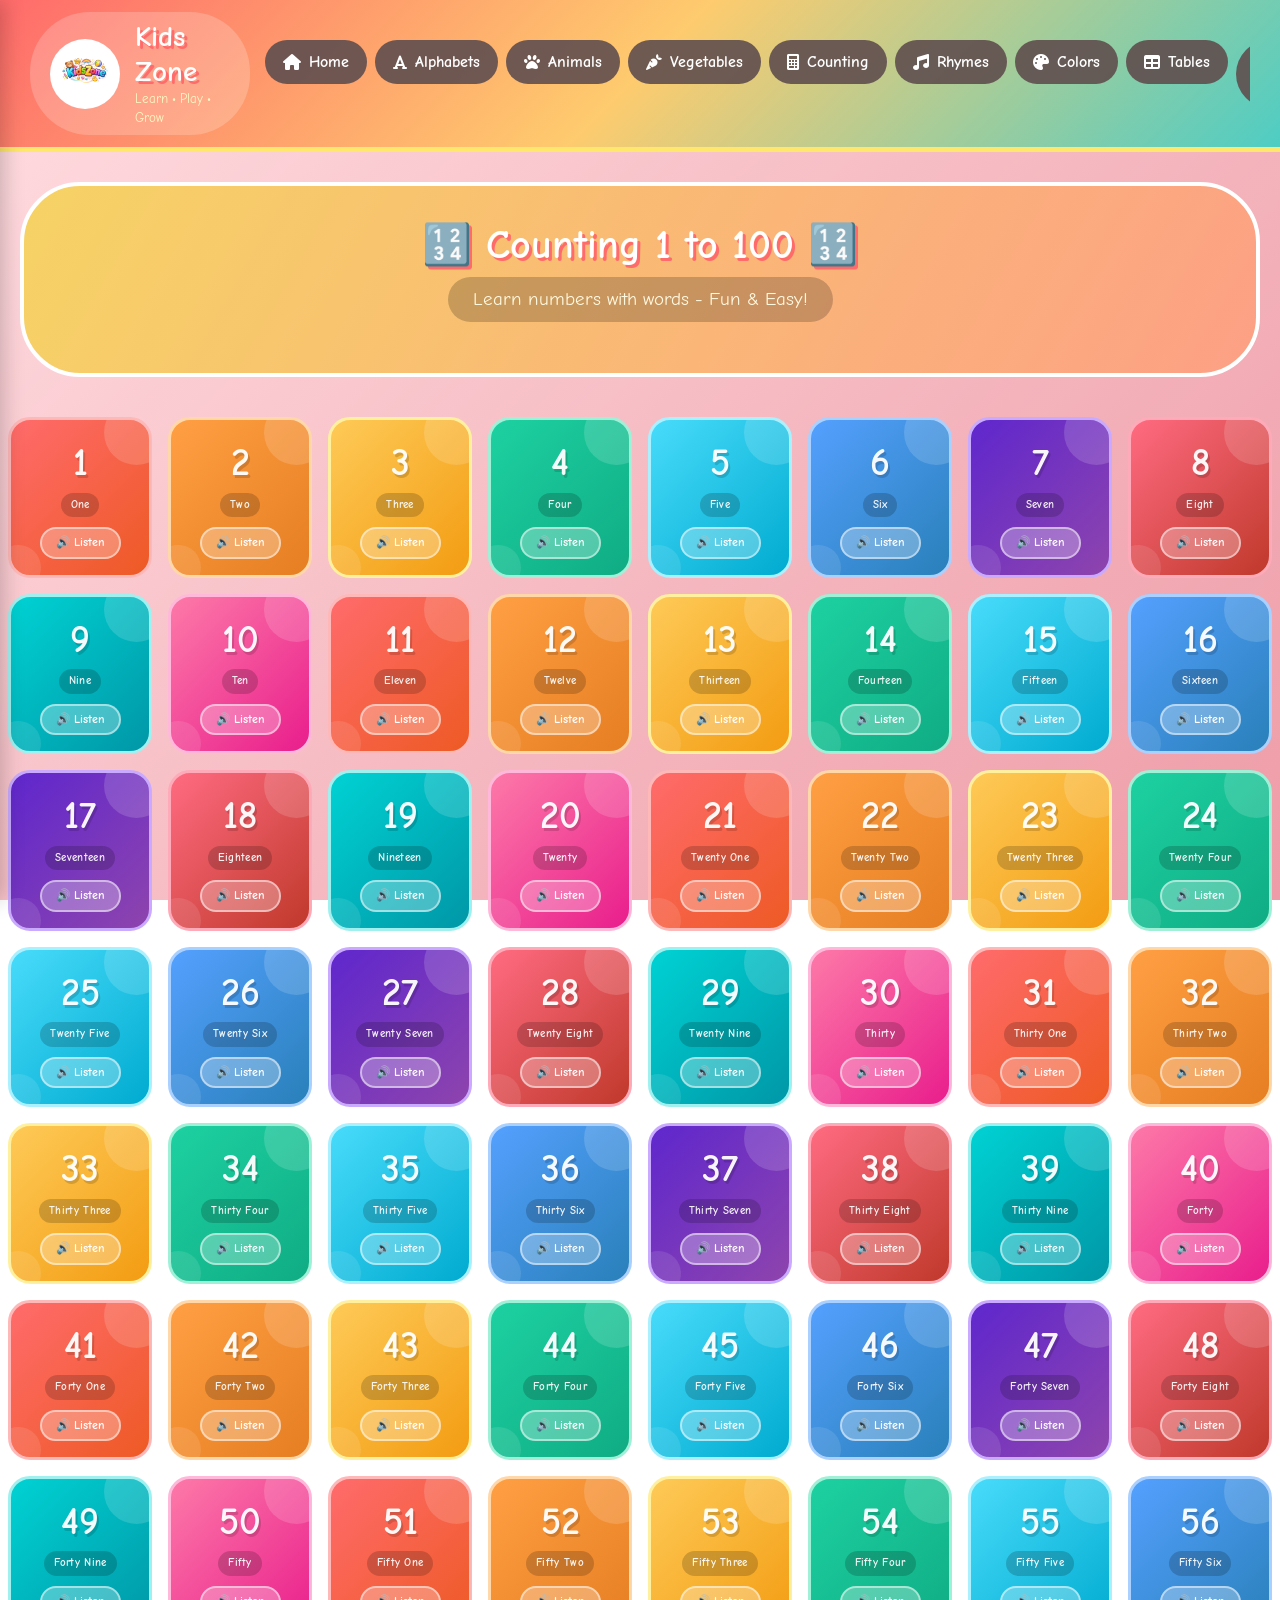
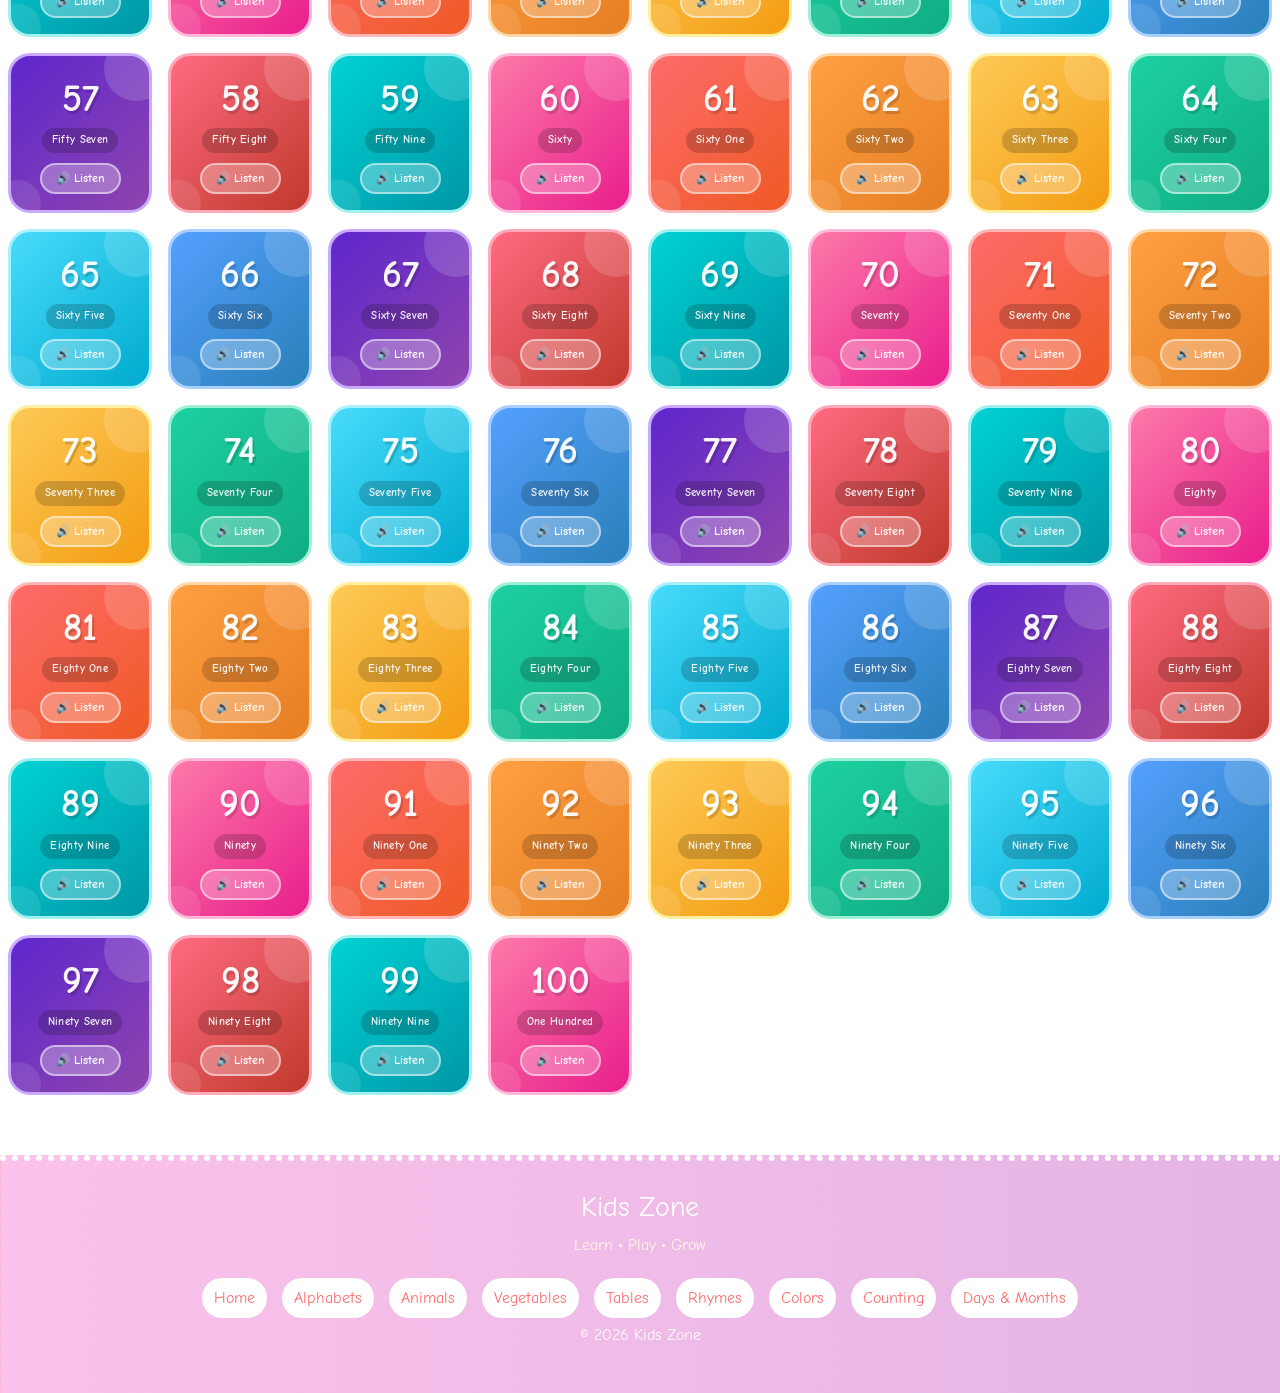
<file: InWordsCounting.html>
<!DOCTYPE html>
<html lang="en">
<head>
    <meta charset="UTF-8">
    <meta name="viewport" content="width=device-width, initial-scale=1.0">
    <title>Kids Zone - Counting 1 to 100</title>
    <link href="https://cdn.jsdelivr.net/npm/bootstrap@5.3.2/dist/css/bootstrap.min.css" rel="stylesheet">
    <link href="https://fonts.googleapis.com/css2?family=Comic+Neue:wght@400;700;800&display=swap" rel="stylesheet">
    <link rel="stylesheet" href="https://cdnjs.cloudflare.com/ajax/libs/font-awesome/6.0.0-beta3/css/all.min.css">
    <link rel="stylesheet" href="inwordscountng.css">
</head>
<body>
<div class="sidebar-overlay" id="sidebarOverlay"></div>
<div class="sidebar" id="sidebar">
    <div class="sidebar-header">
        <div class="sidebar-logo">
            <img src="kids zone logo.png" alt="Kids Zone Logo" class="sidebar-logo-img">
            <span>Kids Zone</span>
        </div>
        <button class="sidebar-close" id="sidebarClose">
            <i class="fas fa-times"></i>
        </button>
    </div>
    <ul class="sidebar-nav">
        <li><a href="index.html" class="sidebar-link"><i class="fas fa-home"></i> <span>Home</span></a></li>
        <li><a href="Alphabets(a-z).html" class="sidebar-link"><i class="fas fa-font"></i> <span>Alphabets</span></a></li>
        <li><a href="animal.html" class="sidebar-link"><i class="fas fa-paw"></i> <span>Animals</span></a></li>
        <li><a href="vegetables.html" class="sidebar-link"><i class="fas fa-carrot"></i> <span>Vegetables</span></a></li>
        <li><a href="InWordsCounting.html" class="sidebar-link active"><i class="fas fa-calculator"></i> <span>Counting</span></a></li>
        <li><a href="NurseryRhymes.html" class="sidebar-link"><i class="fas fa-music"></i> <span>Rhymes</span></a></li>
        <li><a href="ColorNames.html" class="sidebar-link"><i class="fas fa-palette"></i> <span>Colors Names</span></a></li>
        <li><a href="tables(2-10).html" class="sidebar-link"><i class="fas fa-table"></i> <span>Tables</span></a></li>
        <li><a href="DaysAndMonths.html" class="sidebar-link"><i class="fas fa-calendar-alt"></i> <span>Days & Months</span></a></li>
    </ul>
    <div class="sidebar-footer">
        
        <p>Learn • Play • Grow</p>
    </div>
</div>

<header class="kids-header">
    <div class="header-container">
        <div class="logo-area">
            <div class="logo-wrapper">
                <img src="kids zone logo.png" alt="Kids Zone Logo" class="header-logo">
            </div>
            <div class="brand-text">
                <h1 class="brand-name">Kids Zone</h1>
                <p class="brand-tagline"> Learn • Play • Grow </p>
            </div>
        </div>

          <nav class="header-nav">
           <ul class="nav-links">
                <li><a href="index.html" class="nav-link"><i class="fas fa-home"></i> <span>Home</span></a></li>
                <li><a href="Alphabets(a-z).html" class="nav-link"><i class="fas fa-font"></i> <span>Alphabets</span></a></li>
                <li><a href="animal.html" class="nav-link"><i class="fas fa-paw"></i> <span>Animals</span></a></li>
                <li><a href="vegetables.html" class="nav-link"><i class="fas fa-carrot"></i> <span>Vegetables</span></a></li>
                <li><a href="InWordsCounting.html" class="nav-link"><i class="fas fa-calculator"></i> <span>Counting</span></a></li>
                <li><a href="NurseryRhymes.html" class="nav-link"><i class="fas fa-music"></i> <span>Rhymes</span></a></li>
                <li><a href="ColorNames.html" class="nav-link"><i class="fas fa-palette"></i> <span>Colors</span></a></li>
                <li><a href="tables(2-10).html" class="nav-link"><i class="fas fa-table"></i> <span>Tables</span></a></li>
                <li><a href="DaysAndMonths.html" class="nav-link"><i class="fas fa-calendar-alt"></i> <span>Days & Months</span></a></li>
            </ul>
        </nav>
        <button class="mobile-menu-toggle" id="mobileMenuToggle">
            <i class="fas fa-bars"></i>
        </button>

        
    
</header>

<div class="page-banner">
    <h1>🔢 Counting 1 to 100 🔢</h1>
    <p>Learn numbers with words - Fun & Easy!</p>
</div>

<div class="container">
    <div class="row " id="numbersContainer"></div>
</div>

<footer class="kids-footer">
    <div class="container-fluid text-center">
        <h2 class="footer-heading"> Kids Zone </h2>
        <p class="tagline"> Learn • Play • Grow </p>
        <div class="footer-links">
            <a href="index.html">Home</a>
            <a href="Alphabets(a-z).html">Alphabets</a>
            <a href="animal.html">Animals</a>
            <a href="vegetables.html">Vegetables</a>
            <a href="tables(2-10).html">Tables</a>
            <a href="NurseryRhymes.html">Rhymes</a>
            <a href="ColorNames.html">Colors</a>
            <a href="InWordsCounting.html">Counting</a>
             <a href="DaysAndMonths.html">Days & Months</a>
        </div>
        <p class="copyright">© 2026 Kids Zone</p>
    </div>
</footer>

<script src="inwordscounting.js"></script>
</body>
</html>
</file>
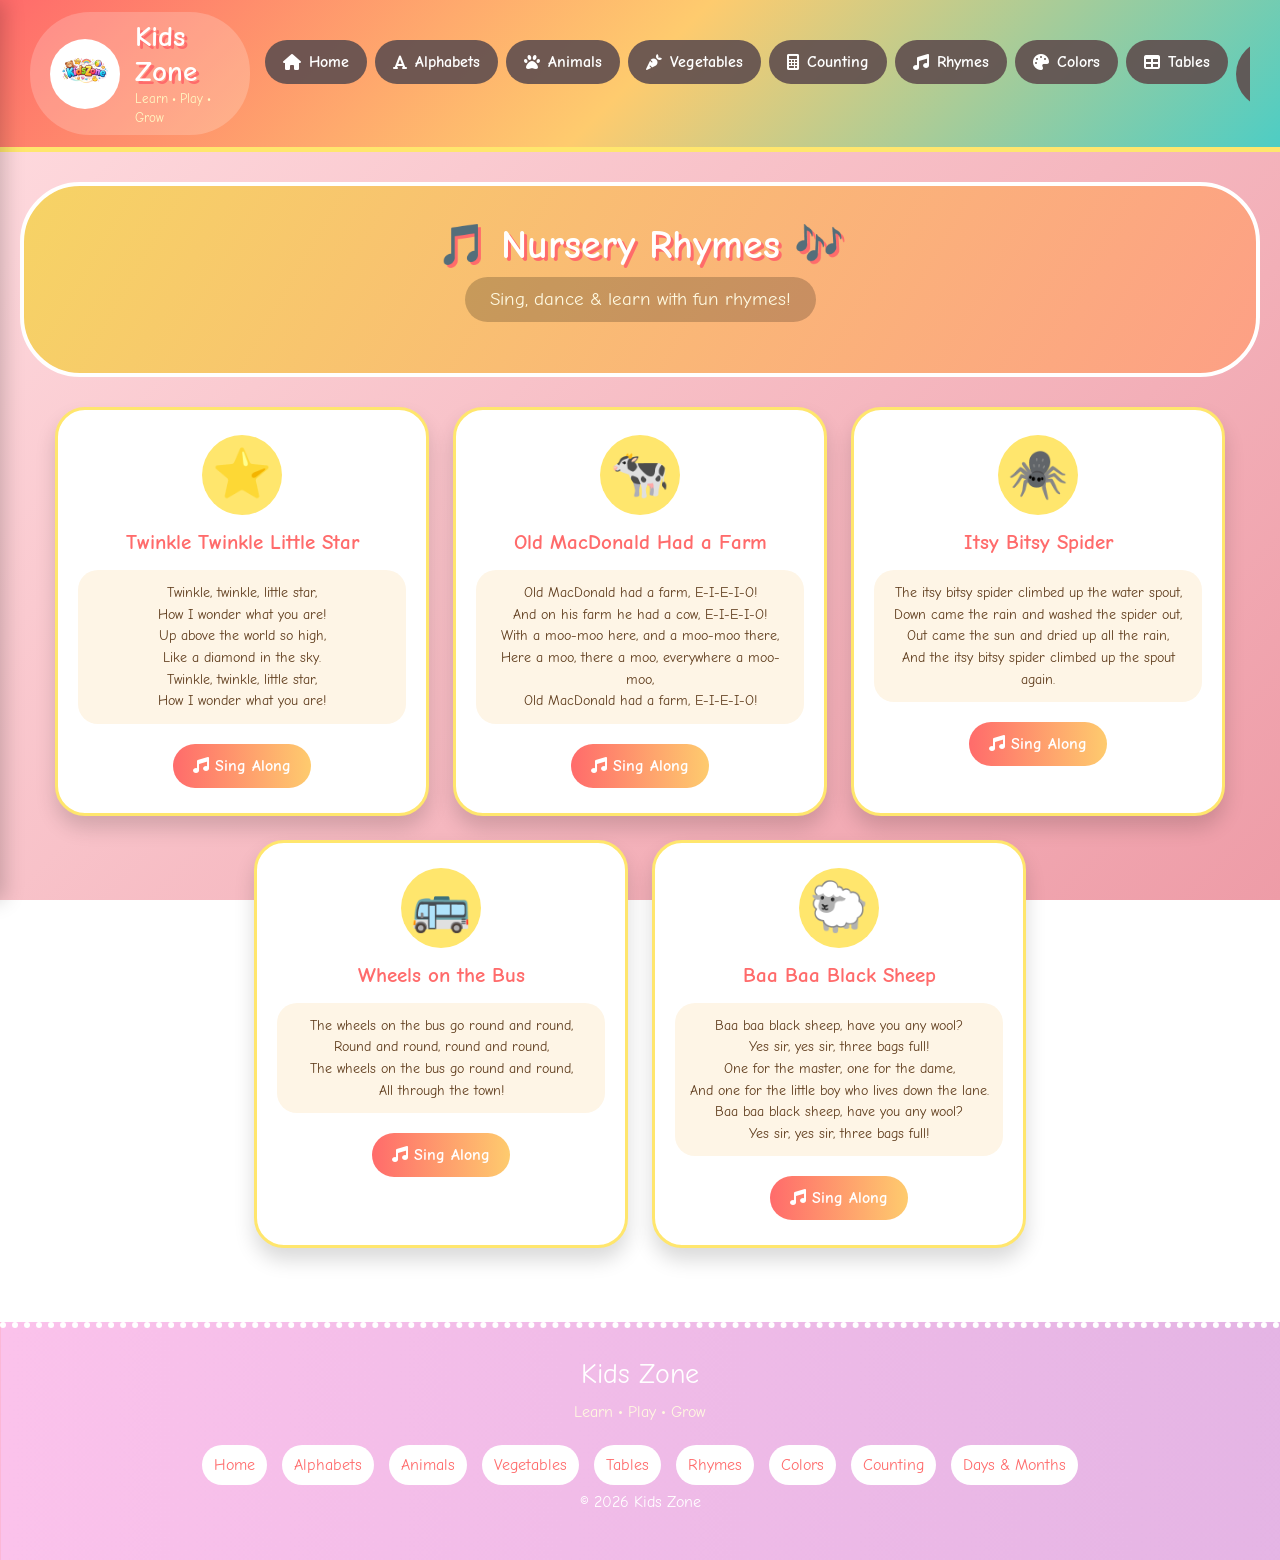
<file: NurseryRhymes.html>
<!DOCTYPE html>
<html lang="en">
<head>
    <meta charset="UTF-8">
    <meta name="viewport" content="width=device-width, initial-scale=1.0">
    <title>Kids Zone - Nursery Rhymes</title>
    <link href="https://cdn.jsdelivr.net/npm/bootstrap@5.3.2/dist/css/bootstrap.min.css" rel="stylesheet">
    <link href="https://fonts.googleapis.com/css2?family=Comic+Neue:wght@400;700;800&display=swap" rel="stylesheet">
    <link rel="stylesheet" href="https://cdnjs.cloudflare.com/ajax/libs/font-awesome/6.0.0-beta3/css/all.min.css">
    <link rel="stylesheet" href="NurseryRhymes.css">
</head>
<body>
<div class="sidebar-overlay" id="sidebarOverlay"></div>
<div class="sidebar" id="sidebar">
    <div class="sidebar-header">
        <div class="sidebar-logo">
            <img src="kids zone logo.png" alt="Kids Zone Logo" class="sidebar-logo-img">
            <span>Kids Zone</span>
        </div>
        <button class="sidebar-close" id="sidebarClose">
            <i class="fas fa-times"></i>
        </button>
    </div>
    <ul class="sidebar-nav">
        <li><a href="index.html" class="sidebar-link"><i class="fas fa-home"></i> <span>Home</span></a></li>
        <li><a href="Alphabets(a-z).html" class="sidebar-link"><i class="fas fa-font"></i> <span>Alphabets</span></a></li>
        <li><a href="animal.html" class="sidebar-link"><i class="fas fa-paw"></i> <span>Animals</span></a></li>
        <li><a href="vegetables.html" class="sidebar-link"><i class="fas fa-carrot"></i> <span>Vegetables</span></a></li>
        <li><a href="InWordsCounting.html" class="sidebar-link"><i class="fas fa-calculator"></i> <span>Counting</span></a></li>
        <li><a href="NurseryRhymes.html" class="sidebar-link active"><i class="fas fa-music"></i> <span>Rhymes</span></a></li>
        <li><a href="ColorNames.html" class="sidebar-link"><i class="fas fa-palette"></i> <span>Colors Names</span></a></li>
        <li><a href="tables(2-10).html" class="sidebar-link"><i class="fas fa-table"></i> <span>Tables</span></a></li>
        <li><a href="DaysAndMonths.html" class="sidebar-link"><i class="fas fa-calendar-alt"></i> <span>Days & Months</span></a></li>
    </ul>
    <div class="sidebar-footer">
        <div class="sidebar-mascot"></div>
        <p>Learn • Play • Grow</p>
    </div>
</div>
<header class="kids-header">
    <div class="header-container">
        <div class="logo-area">
            <div class="logo-wrapper">
                <img src="kids zone logo.png" alt="Kids Zone Logo" class="header-logo">
            </div>
            <div class="brand-text">
                <h1 class="brand-name">Kids Zone</h1>
                <p class="brand-tagline"> Learn • Play • Grow </p>
            </div>
        </div>

        <nav class="header-nav">
             <ul class="nav-links">
                <li><a href="index.html" class="nav-link"><i class="fas fa-home"></i> <span>Home</span></a></li>
                <li><a href="Alphabets(a-z).html" class="nav-link"><i class="fas fa-font"></i> <span>Alphabets</span></a></li>
                <li><a href="animal.html" class="nav-link"><i class="fas fa-paw"></i> <span>Animals</span></a></li>
                <li><a href="vegetables.html" class="nav-link"><i class="fas fa-carrot"></i> <span>Vegetables</span></a></li>
                <li><a href="InWordsCounting.html" class="nav-link"><i class="fas fa-calculator"></i> <span>Counting</span></a></li>
                <li><a href="NurseryRhymes.html" class="nav-link"><i class="fas fa-music"></i> <span>Rhymes</span></a></li>
                <li><a href="ColorNames.html" class="nav-link"><i class="fas fa-palette"></i> <span>Colors</span></a></li>
                <li><a href="tables(2-10).html" class="nav-link"><i class="fas fa-table"></i> <span>Tables</span></a></li>
                <li><a href="DaysAndMonths.html" class="nav-link"><i class="fas fa-calendar-alt"></i> <span>Days & Months</span></a></li>
            </ul>
        </nav>
        <button class="mobile-menu-toggle" id="mobileMenuToggle">
    <i class="fas fa-bars"></i>
</button>
       
</header>

<div class="page-banner">
    <h1>🎵 Nursery Rhymes 🎶</h1>
    <p>Sing, dance & learn with fun rhymes!</p>
</div>

<div class="container">
    <div class="row justify-content-center">
        <div class="col-md-6 col-lg-4 mb-4">
            <div class="rhyme-card">
                <div class="rhyme-icon">⭐</div>
                <h3>Twinkle Twinkle Little Star</h3>
                <div class="rhyme-lyrics">Twinkle, twinkle, little star, <br>
                    How I wonder what you are! <br>
                    Up above the world so high, <br>
                    Like a diamond in the sky. <br>
                    Twinkle, twinkle, little star, <br>
                    How I wonder what you are!</div>
                <a href="https://youtu.be/hqzvHfy-Ij0?si=K4OYHaK5KBk00KvC" target="_blank" class="sing-btn"><i class="fas fa-music"></i> Sing Along</a>
            </div>
        </div>
        <div class="col-md-6 col-lg-4 mb-4">
            <div class="rhyme-card">
                <div class="rhyme-icon">🐄</div>
                <h3>Old MacDonald Had a Farm</h3>
                <div class="rhyme-lyrics">Old MacDonald had a farm, E-I-E-I-O! <br>
                    And on his farm he had a cow, E-I-E-I-O! <br>
                    With a moo-moo here, and a moo-moo there,<br>
                    Here a moo, there a moo, everywhere a moo-moo,<br>
                    Old MacDonald had a farm, E-I-E-I-O!</div>
                <a href="https://youtu.be/Wm4R8d0d8kU?si=mStAGvffjqO_SXoi" target="_blank" class="sing-btn"><i class="fas fa-music"></i> Sing Along</a>
            </div>
        </div>
        <div class="col-md-6 col-lg-4 mb-4">
            <div class="rhyme-card">
                <div class="rhyme-icon">🕷️</div>
                <h3>Itsy Bitsy Spider</h3>
                <div class="rhyme-lyrics">The itsy bitsy spider climbed up the water spout, <br>
                    Down came the rain and washed the spider out, <br>
                    Out came the sun and dried up all the rain, <br>
                    And the itsy bitsy spider climbed up the spout again.</div>
                <a href="https://youtu.be/OPgfpE-QzRg?si=ND7TSP97TZjSOgGJ" target="_blank" class="sing-btn"><i class="fas fa-music"></i> Sing Along</a>
            </div>
        </div>
        <div class="col-md-6 col-lg-4 mb-4">
            <div class="rhyme-card">
                <div class="rhyme-icon">🚌</div>
                <h3>Wheels on the Bus</h3>
                <div class="rhyme-lyrics">The wheels on the bus go round and round, <br>
                    Round and round, round and round, <br>
                    The wheels on the bus go round and round, <br>
                    All through the town!</div>
                <a href="https://youtu.be/e_04ZrNroTo?si=80toyLsjt_kWmpgX" target="_blank" class="sing-btn"><i class="fas fa-music"></i> Sing Along</a>
            </div>
        </div>
        <div class="col-md-6 col-lg-4 mb-4">
            <div class="rhyme-card">
                <div class="rhyme-icon">🐑</div>
                <h3>Baa Baa Black Sheep</h3>
                <div class="rhyme-lyrics">Baa baa black sheep, have you any wool? <br>
                    Yes sir, yes sir, three bags full! <br>
                    One for the master, one for the dame, <br>
                    And one for the little boy who lives down the lane. <br>
                    Baa baa black sheep, have you any wool? <br>
                    Yes sir, yes sir, three bags full!</div>
                <a href="https://youtu.be/MR5XSOdjKMA?si=Oh-9Zf9CD0PxuX9X" target="_blank" class="sing-btn"><i class="fas fa-music"></i> Sing Along</a>
            </div>
        </div>
    </div>
</div>

<footer class="kids-footer">
    <div class="container-fluid text-center">
        <h2 class="footer-heading"> Kids Zone </h2>
        <p class="tagline"> Learn • Play • Grow </p>
        <div class="footer-links">
            <a href="index.html">Home</a>
            <a href="Alphabets(a-z).html">Alphabets</a>
            <a href="animal.html">Animals</a>
            <a href="vegetables.html">Vegetables</a>
            <a href="tables(2-10).html">Tables</a>
            <a href="NurseryRhymes.html">Rhymes</a>
            <a href="ColorNames.html">Colors</a>
            <a href="InWordsCounting.html">Counting</a>
             <a href="DaysAndMonths.html">Days & Months</a>
        </div>
        <p class="copyright">© 2026 Kids Zone</p>
    </div>
</footer>
<script src="Nurseryrhymes.js"></script>
</body>
</html>
</file>
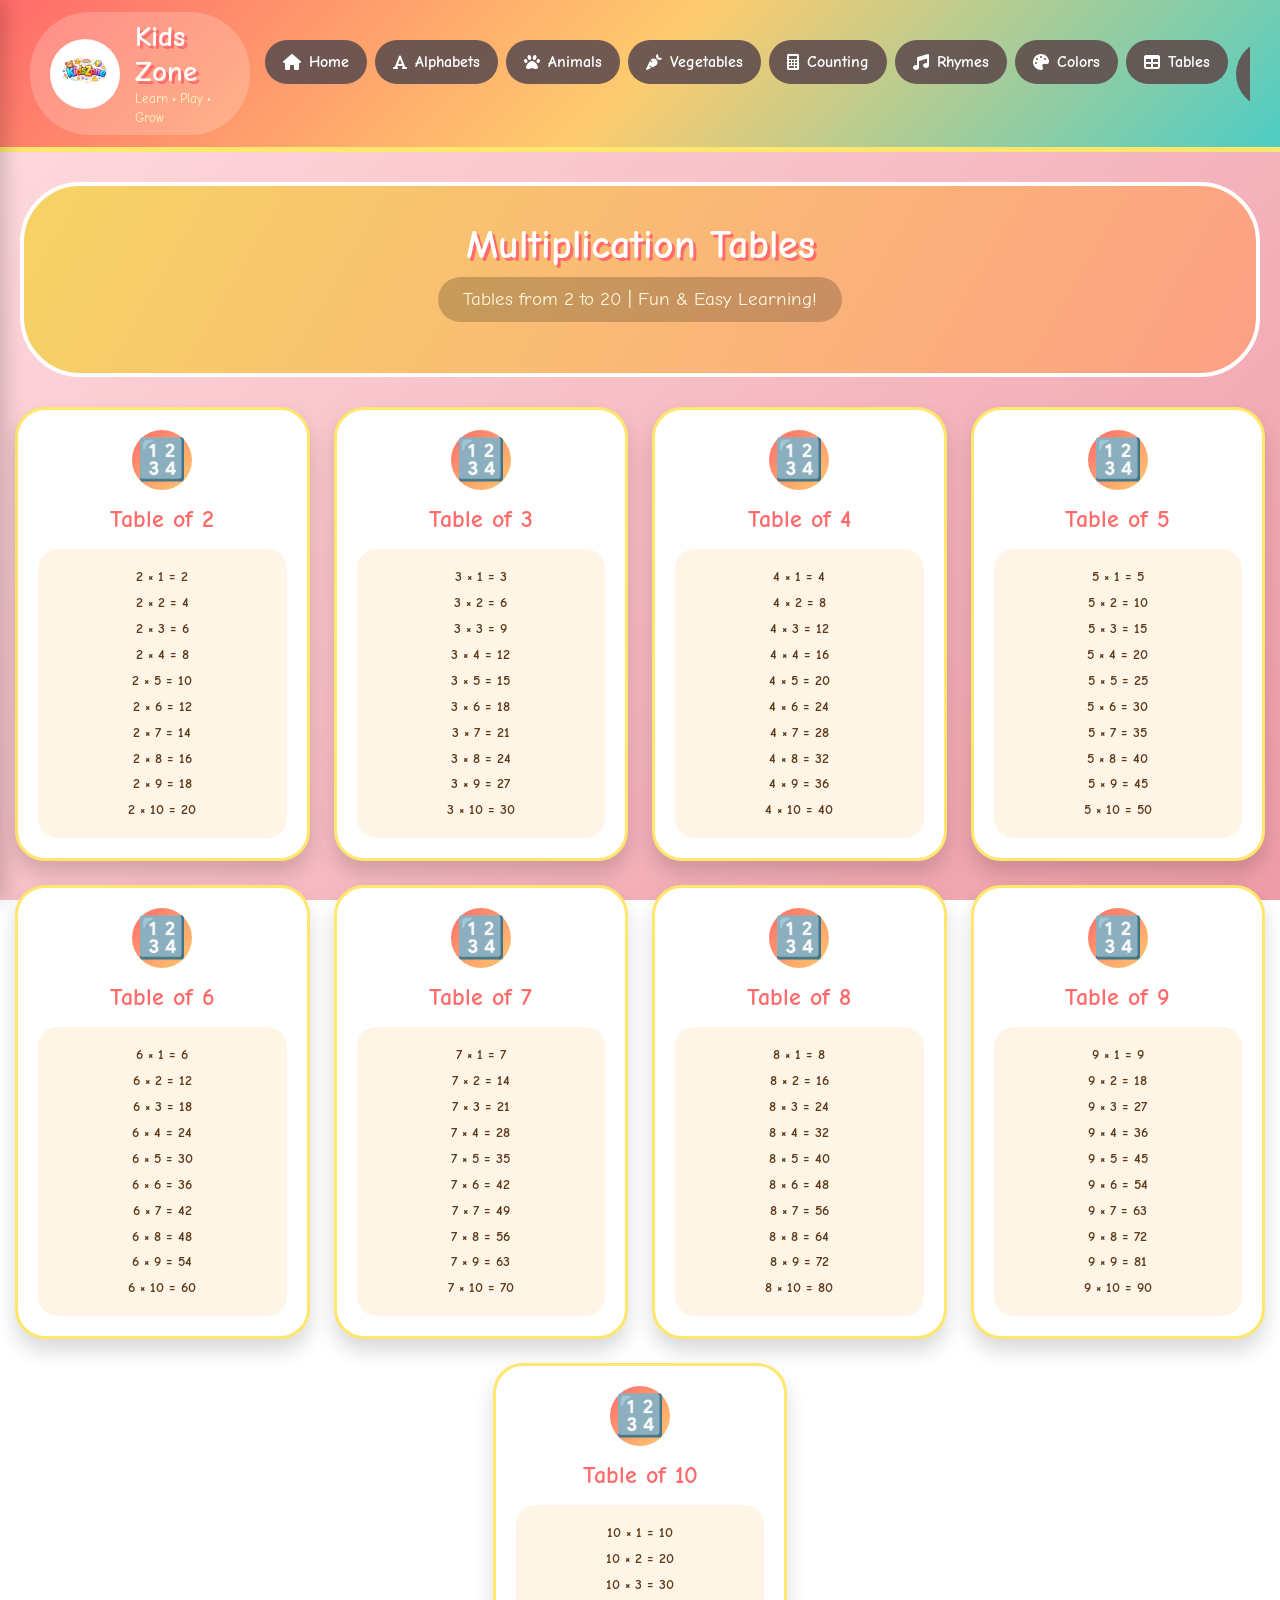
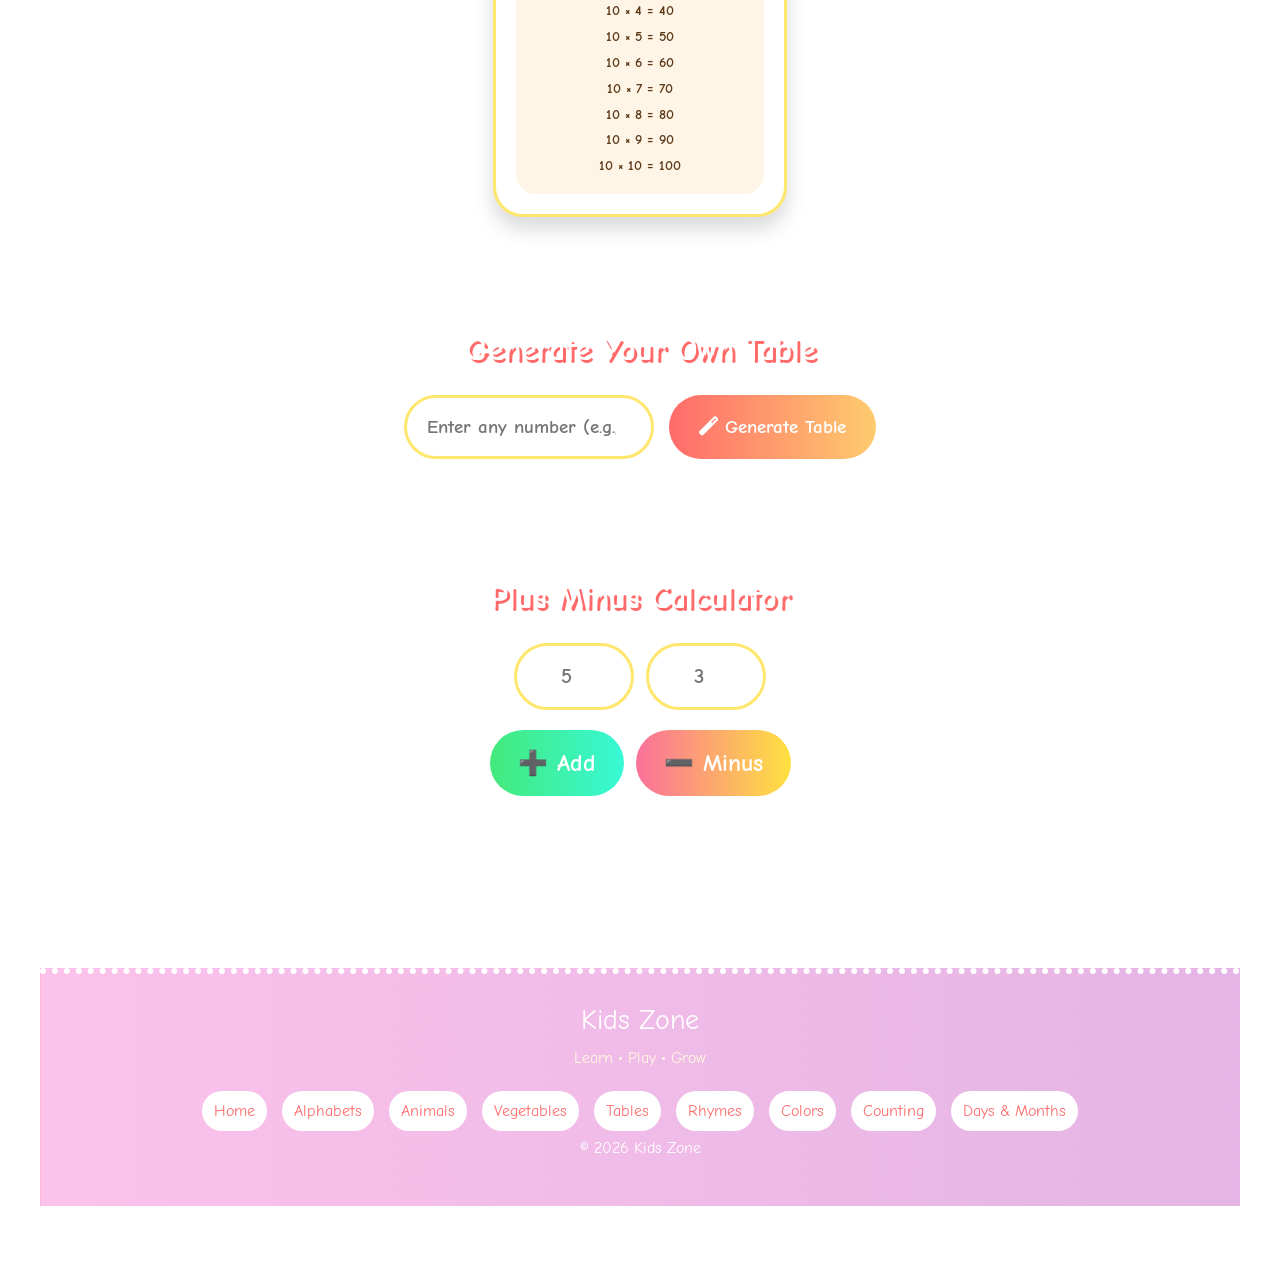
<file: tables(2-10).html>
<!DOCTYPE html>
<html lang="en">
<head>
    <meta charset="UTF-8">
    <meta name="viewport" content="width=device-width, initial-scale=1.0">
    <title>Kids Zone - Multiplication Tables</title>
    <link href="https://cdn.jsdelivr.net/npm/bootstrap@5.3.2/dist/css/bootstrap.min.css" rel="stylesheet">
    <link href="https://fonts.googleapis.com/css2?family=Comic+Neue:wght@400;700;800&display=swap" rel="stylesheet">
    <link rel="stylesheet" href="https://cdnjs.cloudflare.com/ajax/libs/font-awesome/6.0.0-beta3/css/all.min.css">
    <link rel="stylesheet" href="Tables.css">
</head>
<body>
<div class="sidebar-overlay" id="sidebarOverlay"></div>

<div class="sidebar" id="sidebar">
    <div class="sidebar-header">
        <div class="sidebar-logo">
            <img src="kids zone logo.png" alt="Kids Zone Logo" class="sidebar-logo-img">
            <span>Kids Zone</span>
        </div>
        <button class="sidebar-close" id="sidebarClose">
            <i class="fas fa-times"></i>
        </button>
    </div>
     <ul class="sidebar-nav">
        <li><a href="index.html" class="sidebar-link"><i class="fas fa-home"></i> <span>Home</span></a></li>
        <li><a href="Alphabets(a-z).html" class="sidebar-link"><i class="fas fa-font"></i> <span>Alphabets</span></a></li>
        <li><a href="animal.html" class="sidebar-link"><i class="fas fa-paw"></i> <span>Animals</span></a></li>
        <li><a href="vegetables.html" class="sidebar-link"><i class="fas fa-carrot"></i> <span>Vegetables</span></a></li>
        <li><a href="InWordsCounting.html" class="sidebar-link"><i class="fas fa-calculator"></i> <span>Counting</span></a></li>
        <li><a href="NurseryRhymes.html" class="sidebar-link"><i class="fas fa-music"></i> <span>Rhymes</span></a></li>
        <li><a href="ColorNames.html" class="sidebar-link"><i class="fas fa-palette"></i> <span>Colors Names</span></a></li>
        <li><a href="tables(2-10).html" class="sidebar-link active"><i class="fas fa-table"></i> <span>Tables</span></a></li>
        <li><a href="DaysAndMonths.html" class="sidebar-link"><i class="fas fa-calendar-alt"></i> <span>Days & Months</span></a></li>
    </ul><div class="sidebar-footer">
        
        <p>Learn • Play • Grow</p>
    </div></div>
<header class="kids-header">
    <div class="header-container">
        <div class="logo-area">
            <div class="logo-wrapper">
                <img src="kids zone logo.png" alt="Kids Zone Logo" class="header-logo">
            </div>
            <div class="brand-text">
                <h1 class="brand-name">Kids Zone</h1>
                <p class="brand-tagline"> Learn • Play • Grow </p>
            </div>
        </div>
<nav class="header-nav">
    <ul class="nav-links">
                <li><a href="index.html" class="nav-link"><i class="fas fa-home"></i> <span>Home</span></a></li>
                <li><a href="Alphabets(a-z).html" class="nav-link"><i class="fas fa-font"></i> <span>Alphabets</span></a></li>
                <li><a href="animal.html" class="nav-link"><i class="fas fa-paw"></i> <span>Animals</span></a></li>
                <li><a href="vegetables.html" class="nav-link"><i class="fas fa-carrot"></i> <span>Vegetables</span></a></li>
                <li><a href="InWordsCounting.html" class="nav-link"><i class="fas fa-calculator"></i> <span>Counting</span></a></li>
                <li><a href="NurseryRhymes.html" class="nav-link"><i class="fas fa-music"></i> <span>Rhymes</span></a></li>
                <li><a href="ColorNames.html" class="nav-link"><i class="fas fa-palette"></i> <span>Colors</span></a></li>
                <li><a href="tables(2-10).html" class="nav-link"><i class="fas fa-table"></i> <span>Tables</span></a></li>
                <li><a href="DaysAndMonths.html" class="nav-link"><i class="fas fa-calendar-alt"></i> <span>Days & Months</span></a></li>
            </ul>
        </nav>
        <button class="mobile-menu-toggle" id="mobileMenuToggle">
    <i class="fas fa-bars"></i>
</button>

</header>

<div class="page-banner">
    <h1> Multiplication Tables </h1>
    <p>Tables from 2 to 20 | Fun & Easy Learning!</p>
</div>

<div class="container">
    <div class="row" id="tablesContainer"></div>
</div>

<div class="generate-section">
    <div class="container">
        <h2 class="generate-title"> Generate Your Own Table </h2>
        <div class="generate-box">
            <input type="number" id="userNumber" placeholder="Enter any number (e.g., 15)" min="1">
            <button id="generateBtn"><i class="fas fa-magic"></i> Generate Table</button>
        </div>
        <div id="tableOutput" class="generate-output"></div>
    </div>
<div class="calculator-section">
    <div class="container">
        <h2 class="calc-title"> Plus Minus Calculator </h2>
        <div class="calc-box">
            <input type="number" id="calcNum1" placeholder="5">
            <input type="number" id="calcNum2" placeholder="3">
        </div>
        <div class="calc-box">
            <button class="calc-btn plus"  id="calcPlus">➕ Add</button>
            <button class="calc-btn minus" id="calcMinus">➖ Minus</button>
        </div>
        <div class="calc-result" id="calcResult"></div>
    </div>
</div>

<footer class="kids-footer">
    <div class="container-fluid text-center">
        <h2 class="footer-heading"> Kids Zone </h2>
        <p class="tagline"> Learn • Play • Grow </p>
      <div class="footer-links">
            <a href="index.html">Home</a>
            <a href="Alphabets(a-z).html">Alphabets</a>
            <a href="animal.html">Animals</a>
            <a href="vegetables.html">Vegetables</a>
            <a href="tables(2-10).html">Tables</a>
            <a href="NurseryRhymes.html">Rhymes</a>
            <a href="ColorNames.html">Colors</a>
            <a href="InWordsCounting.html">Counting</a>
             <a href="DaysAndMonths.html">Days & Months</a>
        </div>
        <p class="copyright">© 2026 Kids Zone</p>
    </div>
</footer>

<script src="tables.js"></script>
</body>
</html>
</file>
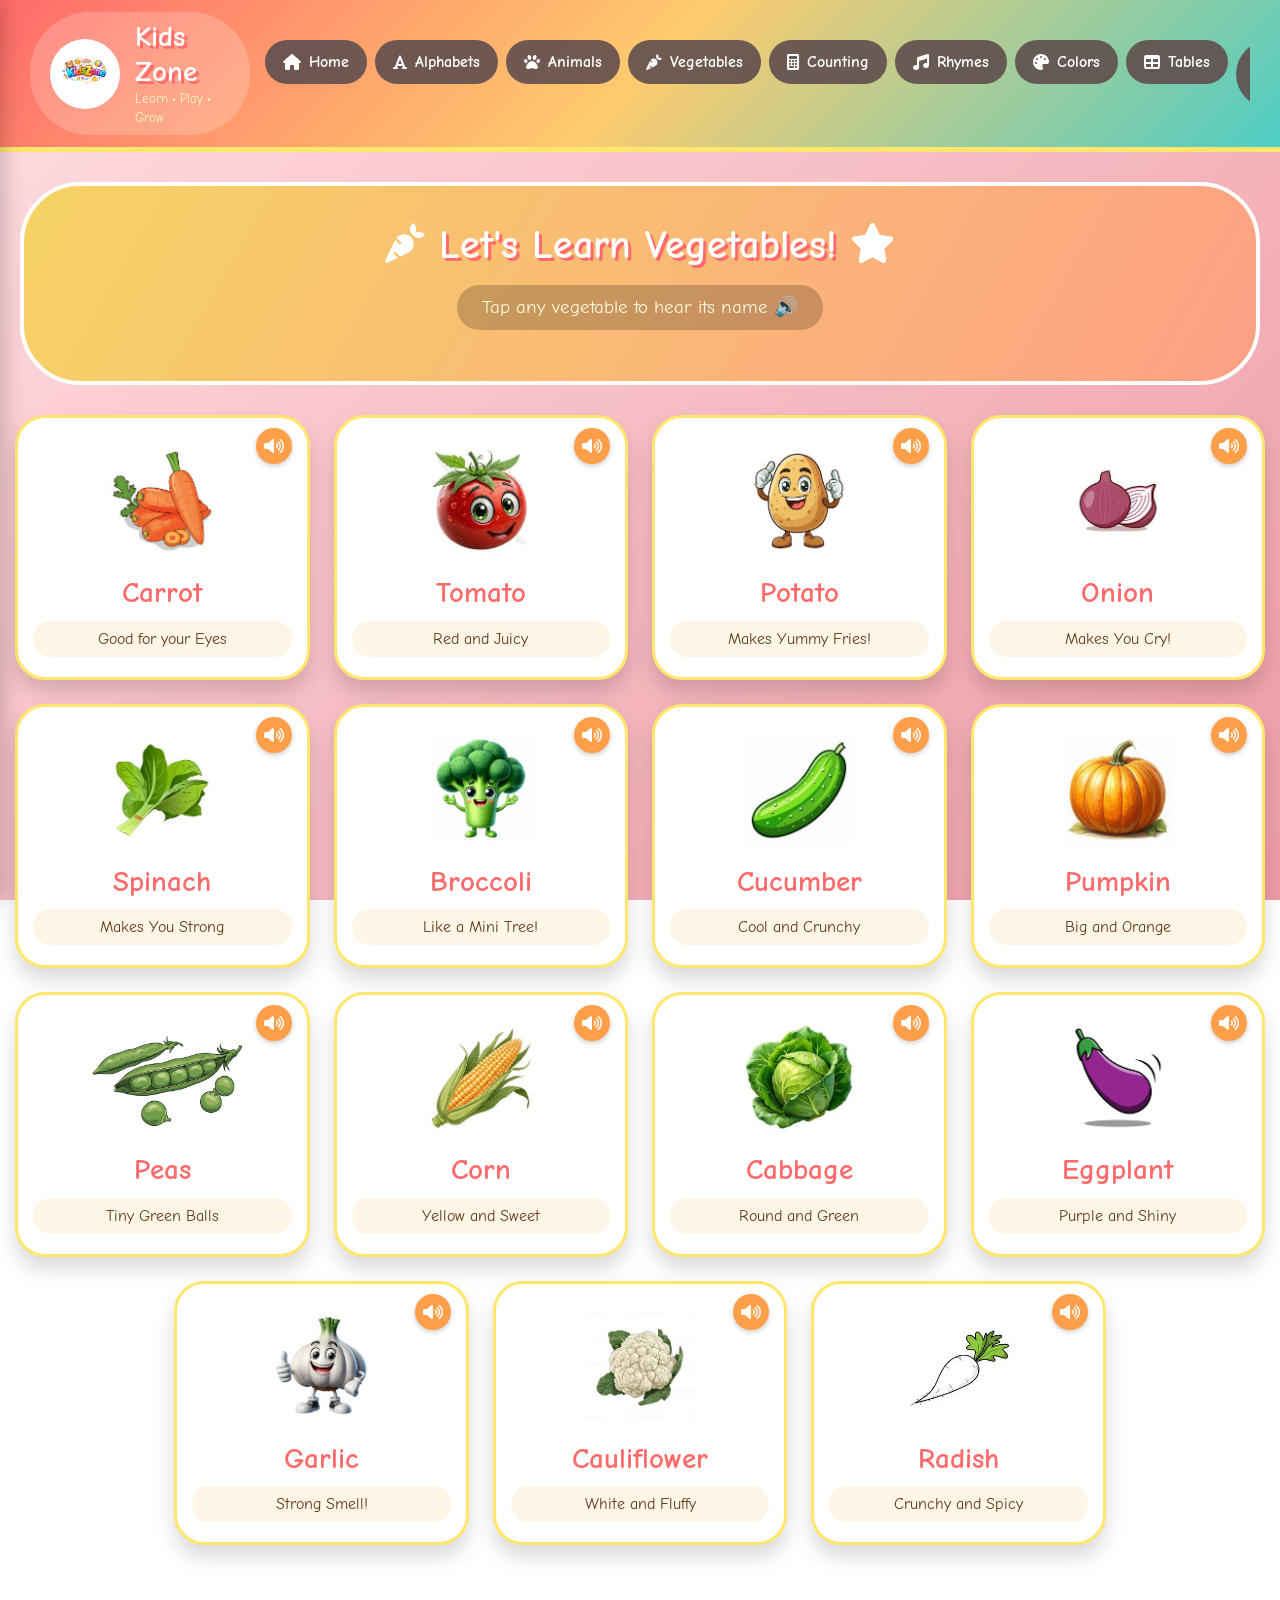
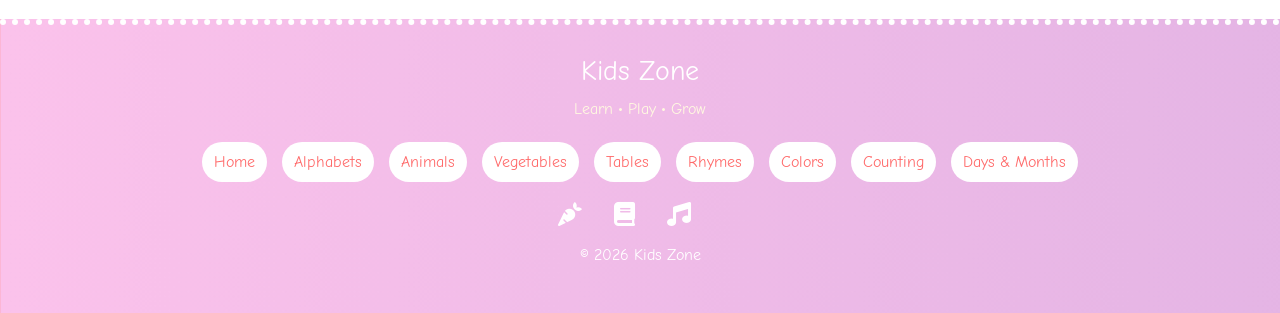
<file: vegetables.html>
<!DOCTYPE html>
<html lang="en">
<head>
    <meta charset="UTF-8">
    <meta name="viewport" content="width=device-width, initial-scale=1.0">
    <title>Kids Zone - Vegetables</title>
    <link href="https://cdn.jsdelivr.net/npm/bootstrap@5.3.2/dist/css/bootstrap.min.css" rel="stylesheet">
    <link href="https://fonts.googleapis.com/css2?family=Comic+Neue:wght@400;700;800&display=swap" rel="stylesheet">
    <link rel="stylesheet" href="https://cdnjs.cloudflare.com/ajax/libs/font-awesome/6.0.0-beta3/css/all.min.css">
    <link rel="stylesheet" href="vegetables.css">
</head>
<body>
<div class="sidebar-overlay" id="sidebarOverlay"></div>

<div class="sidebar" id="sidebar">
    <div class="sidebar-header">
        <div class="sidebar-logo">
            <img src="kids zone logo.png" alt="Kids Zone Logo" class="sidebar-logo-img">
            <span>Kids Zone</span>
        </div>
        <button class="sidebar-close" id="sidebarClose">
            <i class="fas fa-times"></i>
        </button>
    </div>
   <ul class="sidebar-nav">
        <li><a href="index.html" class="sidebar-link"><i class="fas fa-home"></i> <span>Home</span></a></li>
        <li><a href="Alphabets(a-z).html" class="sidebar-link"><i class="fas fa-font"></i> <span>Alphabets</span></a></li>
        <li><a href="animal.html" class="sidebar-link"><i class="fas fa-paw"></i> <span>Animals</span></a></li>
        <li><a href="vegetables.html" class="sidebar-link active"><i class="fas fa-carrot"></i> <span>Vegetables</span></a></li>
        <li><a href="InWordsCounting.html" class="sidebar-link"><i class="fas fa-calculator"></i> <span>Counting</span></a></li>
        <li><a href="NurseryRhymes.html" class="sidebar-link"><i class="fas fa-music"></i> <span>Rhymes</span></a></li>
        <li><a href="ColorNames.html" class="sidebar-link"><i class="fas fa-palette"></i> <span>Colors Names</span></a></li>
        <li><a href="tables(2-10).html" class="sidebar-link"><i class="fas fa-table"></i> <span>Tables</span></a></li>
        <li><a href="DaysAndMonths.html" class="sidebar-link"><i class="fas fa-calendar-alt"></i> <span>Days & Months</span></a></li>
    </ul>
    <div class="sidebar-footer">
        <p>Learn • Play • Grow</p>
    </div>
</div>

<header class="kids-header">
    <div class="header-container">
        <div class="logo-area">
            <div class="logo-wrapper">
                <img src="kids zone logo.png" alt="Kids Zone Logo" class="header-logo">
            </div>
            <div class="brand-text">
                <h1 class="brand-name">Kids Zone</h1>
                <p class="brand-tagline">Learn • Play • Grow</p>
            </div>
        </div>
        <nav class="header-nav">
            <ul class="nav-links">
                <li><a href="index.html" class="nav-link"><i class="fas fa-home"></i> <span>Home</span></a></li>
                <li><a href="Alphabets(a-z).html" class="nav-link"><i class="fas fa-font"></i> <span>Alphabets</span></a></li>
                <li><a href="animal.html" class="nav-link"><i class="fas fa-paw"></i> <span>Animals</span></a></li>
                <li><a href="vegetables.html" class="nav-link"><i class="fas fa-carrot"></i> <span>Vegetables</span></a></li>
                <li><a href="InWordsCounting.html" class="nav-link"><i class="fas fa-calculator"></i> <span>Counting</span></a></li>
                <li><a href="NurseryRhymes.html" class="nav-link"><i class="fas fa-music"></i> <span>Rhymes</span></a></li>
                <li><a href="ColorNames.html" class="nav-link"><i class="fas fa-palette"></i> <span>Colors</span></a></li>
                <li><a href="tables(2-10).html" class="nav-link"><i class="fas fa-table"></i> <span>Tables</span></a></li>
                <li><a href="DaysAndMonths.html" class="nav-link"><i class="fas fa-calendar-alt"></i> <span>Days & Months</span></a></li>
            </ul>
        </nav>
        <button class="mobile-menu-toggle" id="mobileMenuToggle">
            <i class="fas fa-bars"></i>
        </button>
        
</header>
<div class="page-banner">
    <h1><i class="fas fa-carrot"></i> Let's Learn Vegetables! <i class="fas fa-star"></i></h1>
    <p>Tap any vegetable to hear its name 🔊</p>
</div>

<div class="container">
    <div class="row">

        <div class="col-md-3 mb-4">
            <div class="card" data-name="Carrot">
                <button class="speaker-btn"><i class="fas fa-volume-up"></i></button>
                <img src="carrot.jfif" alt="Carrot">
                <h4>Carrot</h4>
                <p>Good for your Eyes</p>
            </div>
        </div>

        <div class="col-md-3 mb-4">
            <div class="card" data-name="Tomato">
                <button class="speaker-btn"><i class="fas fa-volume-up"></i></button>
                <img src="tomato.jfif" alt="Tomato">
                <h4>Tomato</h4>
                <p>Red and Juicy</p>
            </div>
        </div>

        <div class="col-md-3 mb-4">
            <div class="card" data-name="Potato">
                <button class="speaker-btn"><i class="fas fa-volume-up"></i></button>
                <img src="potato.jfif" alt="Potato">
                <h4>Potato</h4>
                <p>Makes Yummy Fries!</p>
            </div>
        </div>

        <div class="col-md-3 mb-4">
            <div class="card" data-name="Onion">
                <button class="speaker-btn"><i class="fas fa-volume-up"></i></button>
                <img src="onion.jfif" alt="Onion">
                <h4>Onion</h4>
                <p>Makes You Cry!</p>
            </div>
        </div>

        <div class="col-md-3 mb-4">
            <div class="card" data-name="Spinach">
                <button class="speaker-btn"><i class="fas fa-volume-up"></i></button>
                <img src="spinach.jfif" alt="Spinach">
                <h4>Spinach</h4>
                <p>Makes You Strong</p>
            </div>
        </div>

        <div class="col-md-3 mb-4">
            <div class="card" data-name="Broccoli">
                <button class="speaker-btn"><i class="fas fa-volume-up"></i></button>
                <img src="broccoli.jfif" alt="Broccoli">
                <h4>Broccoli</h4>
                <p>Like a Mini Tree!</p>
            </div>
        </div>

        <div class="col-md-3 mb-4">
            <div class="card" data-name="Cucumber">
                <button class="speaker-btn"><i class="fas fa-volume-up"></i></button>
                <img src="cucumber.jfif" alt="Cucumber">
                <h4>Cucumber</h4>
                <p>Cool and Crunchy</p>
            </div>
        </div>

        <div class="col-md-3 mb-4">
            <div class="card" data-name="Pumpkin">
                <button class="speaker-btn"><i class="fas fa-volume-up"></i></button>
                <img src="pumpkin.jfif" alt="Pumpkin">
                <h4>Pumpkin</h4>
                <p>Big and Orange</p>
            </div>
        </div>

        <div class="col-md-3 mb-4">
            <div class="card" data-name="Peas">
                <button class="speaker-btn"><i class="fas fa-volume-up"></i></button>
                <img src="peas.jpg" alt="Peas">
                <h4>Peas</h4>
                <p>Tiny Green Balls</p>
            </div>
        </div>

        <div class="col-md-3 mb-4">
            <div class="card" data-name="Corn">
                <button class="speaker-btn"><i class="fas fa-volume-up"></i></button>
                <img src="corn.jfif" alt="Corn">
                <h4>Corn</h4>
                <p>Yellow and Sweet</p>
            </div>
        </div>

        <div class="col-md-3 mb-4">
            <div class="card" data-name="Cabbage">
                <button class="speaker-btn"><i class="fas fa-volume-up"></i></button>
                <img src="cabbage.jfif" alt="Cabbage">
                <h4>Cabbage</h4>
                <p>Round and Green</p>
            </div>
        </div>

        <div class="col-md-3 mb-4">
            <div class="card" data-name="Eggplant">
                <button class="speaker-btn"><i class="fas fa-volume-up"></i></button>
                <img src="eggplant.png" alt="Eggplant">
                <h4>Eggplant</h4>
                <p>Purple and Shiny</p>
            </div>
        </div>

        <div class="col-md-3 mb-4">
            <div class="card" data-name="Garlic">
                <button class="speaker-btn"><i class="fas fa-volume-up"></i></button>
                <img src="garlic.jfif" alt="Garlic">
                <h4>Garlic</h4>
                <p>Strong Smell!</p>
            </div>
        </div>

        <div class="col-md-3 mb-4">
            <div class="card" data-name="Cauliflower">
                <button class="speaker-btn"><i class="fas fa-volume-up"></i></button>
                <img src="cauliflower.jfif" alt="Cauliflower">
                <h4>Cauliflower</h4>
                <p>White and Fluffy</p>
            </div>
        </div>

        <div class="col-md-3 mb-4">
            <div class="card" data-name="Radish">
                <button class="speaker-btn"><i class="fas fa-volume-up"></i></button>
                <img src="raddish.jfif" alt="Radish">
                <h4>Radish</h4>
                <p>Crunchy and Spicy</p>
            </div>
        </div>

    </div>
</div>
<footer class="kids-footer">
    <div class="container-fluid text-center">
        <h2 class="footer-heading">Kids Zone</h2>
        <p class="tagline">Learn • Play • Grow</p>
        <div class="footer-links">
            <a href="index.html">Home</a>
            <a href="Alphabets(a-z).html">Alphabets</a>
            <a href="animal.html">Animals</a>
            <a href="vegetables.html">Vegetables</a>
            <a href="tables(2-10).html">Tables</a>
            <a href="NurseryRhymes.html">Rhymes</a>
            <a href="ColorNames.html">Colors</a>
            <a href="InWordsCounting.html">Counting</a>
             <a href="DaysAndMonths.html">Days & Months</a>
        </div>
        <div class="footer-icons">
            <i class="fas fa-carrot"></i>
            <i class="fas fa-book"></i>
            <i class="fas fa-music"></i>
            <i class="fas fa-crayon"></i>
        </div>
        <p class="copyright">© 2026 Kids Zone</p>
    </div>
</footer>

<script src="vegetables.js"></script>
</body>
</html>
</file>
<file: index.css>
* {
    margin: 0;
    padding: 0;
    box-sizing: border-box;
}


.sidebar-overlay {
    position: fixed;
    top: 0;
    left: 0;
    width: 100%;
    height: 100%;
    background: rgba(0, 0, 0, 0.5);
    z-index: 2000;
    opacity: 0;
    visibility: hidden;
    transition: all 0.3s ease;
}

.sidebar-overlay.active {
    opacity: 1;
    visibility: visible;
}

.sidebar {
    position: fixed;
    top: 0;
    left: -280px;
    width: 280px;
    height: 100%;
    background: linear-gradient(180deg, #FF6B6B, #FECB6E, #4ECDC4);
    z-index: 2001;
    transition: left 0.3s ease;
    box-shadow: 4px 0 20px rgba(0, 0, 0, 0.2);
    display: flex;
    flex-direction: column;
    overflow-y: auto;
    border-right: 4px solid #FFE66D;
}

.sidebar.active {
    left: 0;
}

.sidebar-header {
    display: flex;
    align-items: center;
    justify-content: space-between;
    padding: 20px 15px;
    border-bottom: 3px dashed rgba(255, 255, 255, 0.5);
}

.sidebar-logo {
    display: flex;
    align-items: center;
    gap: 10px;
}

.sidebar-logo-img {
    width: 45px;
    height: 45px;
    border-radius: 50%;
    background: white;
    padding: 3px;
    object-fit: contain;
}

.sidebar-logo span {
    font-size: 1.5rem;
    font-weight: 800;
    color: white;
    text-shadow: 2px 2px 0 #FF6B6B;
}

.sidebar-close {
    background: rgba(255, 255, 255, 0.3);
    border: none;
    width: 40px;
    height: 40px;
    border-radius: 50%;
    color: white;
    font-size: 1.5rem;
    cursor: pointer;
    display: flex;
    align-items: center;
    justify-content: center;
    transition: all 0.3s;
    border: 2px solid white;
}

.sidebar-close:hover {
    background: #FF6B6B;
    transform: rotate(90deg);
}

.sidebar-nav {
    list-style: none;
    padding: 20px 10px;
    flex: 1;
}

.sidebar-link {
    display: flex;
    align-items: center;
    gap: 15px;
    padding: 15px 20px;
    margin-bottom: 8px;
    background: rgba(255, 255, 255, 0.85);
    border-radius: 50px;
    text-decoration: none;
    font-weight: bold;
    font-size: 1.1rem;
    color: #2C3E50;
    transition: all 0.3s;
    border: 2px solid transparent;
}

.sidebar-link i {
    font-size: 1.3rem;
    width: 25px;
    color: #FF6B6B;
}

.sidebar-link:hover {
    background: #FFE66D;
    transform: translateX(5px);
    border-color: white;
}

.sidebar-link.active {
    background: #FF6B6B;
    color: white;
}

.sidebar-link.active i {
    color: white;
}

.sidebar-footer {
    padding: 20px;
    text-align: center;
    border-top: 3px dashed rgba(255, 255, 255, 0.5);
}

.sidebar-mascot {
    font-size: 2.5rem;
    animation: wiggle 2s infinite;
    margin-bottom: 5px;
}

.sidebar-footer p {
    color: white;
    font-weight: bold;
    text-shadow: 1px 1px 0 #FF6B6B;
}
.kids-header {
    background: linear-gradient(135deg, #FF6B6B, #FECB6E, #4ECDC4);
    padding: 12px 30px;
    border-bottom: 5px solid #FFE66D;
    position: sticky;
    top: 0;
    z-index: 1000;
}

.header-container {
    display: flex;
    align-items: center;
    justify-content: space-between;
    flex-wrap: wrap;  
}

.logo-area {
    display: flex;
    align-items: center;
    gap: 15px;
    background: rgba(255, 255, 255, 0.2);
    padding: 8px 20px;
    border-radius: 60px;
}

.logo-wrapper {
    background: white;
    border-radius: 50%;
    padding: 5px;
    animation: bounce 2s infinite;
}

@keyframes bounce {

    0%,
    100% {
        transform: translateY(0);
    }

    50% {
        transform: translateY(-5px);
    }
}

.header-logo {
    height: 60px;
    width: 60px;
    border-radius: 50%;
    object-fit: contain;
}

.brand-name {
    font-size: 1.8rem;
    font-weight: 800;
    color: white;
    text-shadow: 3px 3px 0 #FF6B6B;
    margin: 0;
}

.brand-tagline {
    font-size: 0.8rem;
    color: #FFF9C4;
    margin: 0;
}
.mobile-menu-toggle {
    display: none;
    background: rgba(255, 255, 255, 0.9);
    border: 3px solid white;
    width: 50px;
    height: 50px;
    border-radius: 50%;
    color: #FF6B6B;
    font-size: 1.8rem;
    cursor: pointer;
    align-items: center;
    justify-content: center;
    transition: all 0.3s;
}

.mobile-menu-toggle:hover {
    background: #FFE66D;
    transform: scale(1.1);
}

.nav-links {
    display: flex;
    list-style: none;
    gap: 8px;
    flex-wrap: wrap;
    margin: 0;
    padding: 0;
}

.nav-link {
    display: flex;
    align-items: center;
    gap: 8px;
    background: rgba(255, 255, 255, 0.9); /* ya dark — but ONE only */
    padding: 10px 18px;
    border-radius: 50px;
    text-decoration: none;
    font-weight: bold;
    color: #2C3E50;
    transition: 0.3s;
}

.nav-link:hover {
    background: #FFE66D;
    transform: translateY(-3px);
}

.nav-link.active {
    background: #FF6B6B;
    color: white;
}
@keyframes wiggle {

    0%,
    100% {
        transform: rotate(0deg);
    }

    25% {
        transform: rotate(10deg);
    }

    75% {
        transform: rotate(-10deg);
    }
}


@media (max-width: 1024px) {
    .header-nav {
        display: none;
    }

    .mobile-menu-toggle {
        display: flex;
    }

    .mascot-area {
        display: none;
    }

    .brand-name {
        font-size: 1.3rem;
    }

    .header-logo {
        height: 45px;
        width: 45px;
    }

    .kids-header {
        padding: 10px 20px;
    }
}

@media (max-width: 480px) {
    .brand-name {
        font-size: 1.1rem;
    }

    .brand-tagline {
        font-size: 0.7rem;
    }

    .logo-area {
        padding: 5px 12px;
        gap: 8px;
    }

    .header-logo {
        height: 35px;
        width: 35px;
    }

    .mobile-menu-toggle {
        width: 45px;
        height: 45px;
        font-size: 1.5rem;
    }

    .sidebar {
        width: 260px;
        left: -260px;
    }
}
.page-banner {
    text-align: center;
    margin: 30px 20px;
    padding: 35px 20px;
    background: linear-gradient(120deg, #f6d365, #fda085);
    border-radius: 60px;
    border: 4px solid white;
}

.page-banner h1 {
    font-size: 2.5rem;
    font-weight: 800;
    color: white;
    text-shadow: 3px 3px 0 #FF6B6B;
}

.page-banner p {
    font-size: 1.2rem;
    color: #fff9e0;
    background: rgba(0, 0, 0, 0.2);
    display: inline-block;
    padding: 8px 25px;
    border-radius: 50px;
}

@media (max-width: 768px) {
    .page-banner h1 {
        font-size: 1.8rem;
    }

    .page-banner p {
        font-size: 1rem;
    }
}

body {
    font-family: 'Comic Neue', cursive;
    background: linear-gradient(135deg, #ffdde1 0%, #ee9ca7 50%, #a1c4fd 100%);
    background-attachment: fixed;
    min-height: 100vh;
}

.kids-header {
    background: linear-gradient(135deg, #FF6B6B 0%, #FECB6E 50%, #4ECDC4 100%);
    padding: 12px 30px;
    border-bottom: 5px solid #FFE66D;
    position: sticky;
    top: 0;
    z-index: 1000;
}

.header-container {
    max-width: 1400px;
    margin: 0 auto;
    display: flex;
    align-items: center;
    justify-content: space-between;
    flex-wrap: wrap;
    gap: 15px;
}

.logo-area {
    display: flex;
    align-items: center;
    gap: 15px;
    background: rgba(255,255,255,0.2);
    padding: 8px 20px;
    border-radius: 60px;
}

.logo-wrapper {
    background: white;
    border-radius: 50%;
    padding: 5px;
    animation: bounce 2s infinite;
}

@keyframes bounce {
    0%, 100% { transform: translateY(0); }
    50% { transform: translateY(-5px); }
}

.header-logo {
    height: 60px;
    width: 60px;
    border-radius: 50%;
    object-fit: contain;
}

.brand-name {
    font-size: 1.8rem;
    font-weight: 800;
    color: white;
    text-shadow: 3px 3px 0 #FF6B6B;
    margin: 0;
}

.brand-tagline {
    font-size: 0.8rem;
    color: #FFF9C4;
    margin: 0;
}

.nav-links {
    display: flex;
    list-style: none;
    gap: 8px;
    flex-wrap: nowrap;
    margin: 0;
    padding: 0;
}

.nav-link {
    display: flex;
    align-items: center;
    gap: 8px;
    background: rgba(96, 78, 78, 0.9);
    padding: 10px 18px;
    border-radius: 50px;
    text-decoration: none;
    font-weight: bold;
    color: #ffffff;
    transition: 0.3s;
}

.nav-link:hover {
    background: #FFE66D;
    transform: translateY(-3px);
}



@keyframes wiggle {
    0%, 100% { transform: rotate(0deg); }
    25% { transform: rotate(10deg); }
    75% { transform: rotate(-10deg); }
}

@media (max-width: 1024px) {
    .header-nav { display: none; }
    .mascot-area { display: none; }
    .brand-name { font-size: 1.3rem; }
    .header-logo { height: 45px; width: 45px; }
}

.hero-section {
    background: linear-gradient(120deg, #ffd89b, #19547b);
    border-radius: 60px;
    margin: 30px 20px;
    padding: 50px 20px;
    text-align: center;
}

.hero-title {
    font-size: 3rem;
    font-weight: 800;
    color: white;
    text-shadow: 5px 5px 0 #ff6f61;
}

.hero-text {
    font-size: 1.4rem;
    color: #fff9e0;
    background: rgba(0,0,0,0.3);
    display: inline-block;
    padding: 10px 25px;
    border-radius: 50px;
}

.btn-explore {
    background: #ff6f61;
    border: none;
    padding: 12px 35px;
    font-size: 1.3rem;
    border-radius: 50px;
    color: white;
    margin-top: 20px;
    cursor: pointer;
}

.btn-explore:hover {
    background: #ffcc00;
    color: #19547b;
}

.section-title {
    font-size: 2.5rem;
    font-weight: bold;
    color: white;
    text-shadow: 3px 3px 0 #ff6f61;
    margin: 40px 0 20px;
}

.category-card {
    background: white;
    border-radius: 35px;
    padding: 25px;
    text-align: center;
    cursor: pointer;
    transition: 0.3s;
    box-shadow: 0 15px 25px rgba(0,0,0,0.2);
}

.category-card:hover {
    transform: translateY(-10px);
}

.category-icon {
    font-size: 4rem;
    background: linear-gradient(135deg, #ff9a9e, #fad0c4);
    width: 100px;
    height: 100px;
    line-height: 100px;
    border-radius: 50%;
    margin: 0 auto;
}

.category-card h3 {
    font-size: 1.8rem;
    color: #ff6f61;
    margin: 15px 0;
}

.card-badge {
    background: #ffcc00;
    padding: 5px 15px;
    border-radius: 20px;
    display: inline-block;
}

.fun-facts {
    background: rgba(255,255,255,0.3);
    border-radius: 50px;
    padding: 30px;
    margin: 40px 20px;
}

.fact-box {
    background: white;
    border-radius: 30px;
    padding: 20px;
    text-align: center;
}

.fact-box i {
    font-size: 2.5rem;
    color: #ff6f61;
}

.quote-box {
    background: rgba(255,255,255,0.5);
    border-radius: 60px;
    padding: 25px;
}

.quote-text {
    font-size: 1.3rem;
    font-weight: bold;
}
.kids-footer {
    background: linear-gradient(270deg, #ff9a9e, #a18cd1, #fbc2eb);
    background-size: 800% 800%;
    animation: gradientMove 10s ease infinite;
    border-top: 6px dotted white;
    padding: 30px 0;
    margin-top: 30px;
}

@keyframes gradientMove {
    0% { background-position: 0% 50%; }
    50% { background-position: 100% 50%; }
    100% { background-position: 0% 50%; }
}

.footer-heading {
    font-size: 28px;
    color: white;
}

.tagline {
    color: #fff9e0;
}

.footer-links a {
    margin: 5px;
    padding: 8px 12px;
    background: white;
    border-radius: 20px;
    text-decoration: none;
    color: #FF6B6B;
    display: inline-block;
    transition: 0.2s;
}

.footer-links a:hover {
    background: #FFE66D;
    transform: scale(1.05);
}

.footer-icons {
    font-size: 24px;
    margin: 10px 0;
    letter-spacing: 12px;
    color: white;
}

.copyright {
    color: white;
}
.gk-universe {
  max-width: 1300px;
  margin: 40px auto;
  padding: 0 20px;
  font-family: 'Comic Neue', 'Poppins', 'Segoe UI', cursive;
}
.gk-rotating-container {
  background: linear-gradient(145deg, #fef3e2, #fff7eb);
  border-radius: 70px;
  box-shadow: 0 25px 45px rgba(255, 111, 97, 0.25), inset 0 1px 2px rgba(255,255,255,0.6);
  padding: 30px 25px 40px 25px;
  transition: all 0.2s ease;
  border: 2px solid rgba(255, 180, 100, 0.5);
}
.gk-header-fun {
  text-align: center;
  margin-bottom: 30px;
}

.gk-header-fun h2 {
  font-size: 2.2rem;
  background: linear-gradient(135deg, #FF6F61, #FFB347);
  background-clip: text;
  -webkit-background-clip: text;
  color: transparent;
  display: inline-block;
  font-weight: 800;
  letter-spacing: -0.5px;
  margin: 0;
  font-family: 'Comic Neue', cursive;
}

.gk-subhead {
  font-size: 1rem;
  color: #b45f2b;
  background: #fff0d6;
  display: inline-block;
  padding: 5px 18px;
  border-radius: 40px;
  margin-top: 10px;
  font-weight: 600;
}
.gk-rotating-card {
  background: #ffffffdd;
  backdrop-filter: blur(4px);
  background: linear-gradient(115deg, #ffffff 0%, #fffaf2 100%);
  border-radius: 60px;
  padding: 30px 25px;
  box-shadow: 0 20px 30px rgba(0,0,0,0.1), 0 8px 15px rgba(0,0,0,0.05);
  transition: transform 0.3s ease;
  border: 1px solid #ffd9a5;
  margin-bottom: 30px;
}

.gk-rotating-card:hover {
  transform: scale(1.01);
  box-shadow: 0 25px 40px rgba(255, 111, 97, 0.2);
}
.gk-question-area {
  text-align: center;
}

.gk-q-icon {
  font-size: 3.8rem;
  display: inline-block;
  animation: floatIcon 3s infinite ease;
  filter: drop-shadow(2px 4px 8px rgba(0,0,0,0.1));
}

@keyframes floatIcon {
  0% { transform: translateY(0px); }
  50% { transform: translateY(-8px); }
  100% { transform: translateY(0px); }
}

.gk-question-text {
  font-size: 1.9rem;
  font-weight: 800;
  font-family: 'Comic Neue', cursive;
  color: #ff6b4a;
  margin: 20px 0 15px;
  background: #fff1e0;
  display: inline-block;
  padding: 8px 28px;
  border-radius: 80px;
  letter-spacing: 1px;
}

.gk-question-detail {
  font-size: 1.35rem;
  color: #3d2b1a;
  font-weight: 600;
  line-height: 1.4;
  max-width: 80%;
  margin: 0 auto 15px auto;
  background: #fef7e8;
  padding: 12px 20px;
  border-radius: 50px;
}


.gk-reveal-btn {
  background: #ff9f4a;
  border: none;
  padding: 12px 30px;
  font-size: 1.2rem;
  font-weight: bold;
  border-radius: 60px;
  color: white;
  font-family: 'Comic Neue', cursive;
  cursor: pointer;
  transition: 0.2s;
  box-shadow: 0 5px 0 #b45a2e;
  margin: 15px 0 10px;
}

.gk-reveal-btn:active {
  transform: translateY(2px);
  box-shadow: 0 2px 0 #b45a2e;
}

.gk-answer-box {
  background: #e9f5e9;
  border-radius: 50px;
  padding: 15px 20px;
  margin-top: 20px;
  display: none;
  border-left: 8px solid #4caf50;
  text-align: center;
}

.gk-answer-text {
  font-size: 1.25rem;
  font-weight: 600;
  color: #2d6a4f;
  margin: 0;
}

.gk-answer-text i {
  margin-right: 8px;
  color: #ff9f4a;
}
.gk-controls {
  display: flex;
  justify-content: center;
  gap: 20px;
  flex-wrap: wrap;
  margin: 20px 0 20px;
}
.gk-nav-btn {
  background: #ffcc88;
  border: none;
  font-size: 1.2rem;
  font-weight: bold;
  padding: 10px 22px;
  border-radius: 50px;
  font-family: 'Comic Neue', cursive;
  cursor: pointer;
  transition: 0.2s;
  color: #6b3a1c;
  box-shadow: 0 3px 6px rgba(0,0,0,0.1);
}
.gk-nav-btn:hover {
  background: #ffb347;
  transform: scale(1.02);
  color: white;
}

.gk-counter {
  background: #ffdbb5;
  padding: 8px 20px;
  border-radius: 60px;
  font-weight: bold;
  font-size: 1rem;
  color: #9b4a1a;
  display: inline-flex;
  align-items: center;
  gap: 10px;
}


.gk-progress {
  margin: 20px auto 0;
  max-width: 90%;
  background: #ffe1b9;
  border-radius: 40px;
  height: 12px;
  overflow: hidden;
}

.gk-progress-fill {
  background: linear-gradient(90deg, #ff6f61, #ffb347);
  width: 0%;
  height: 100%;
  border-radius: 40px;
  transition: width 0.3s ease;
}
.gk-loop-badge {
  text-align: center;
  margin-top: 20px;
  font-size: 0.85rem;
  color: #a56228;
  background: #fff0dd;
  display: inline-block;
  width: auto;
  padding: 6px 18px;
  border-radius: 60px;
}


@media (max-width: 650px) {
  .gk-question-text { font-size: 1.3rem; }
  .gk-question-detail { font-size: 1rem; max-width: 95%; }
  .gk-answer-text { font-size: 1rem; }
  .gk-header-fun h2 { font-size: 1.6rem; }
  .gk-rotating-container { padding: 20px 15px; }
}

@media (max-width: 480px) {
  .gk-nav-btn { padding: 6px 14px; font-size: 0.9rem; }
  .gk-counter { font-size: 0.8rem; }
}
.nav-links {
    display: flex;
    gap: 8px;
    flex-wrap: nowrap;   
}.header-container {
    display: flex;
    align-items: center;
    justify-content: space-between;
    flex-wrap: nowrap;   
}.header-nav {
    overflow-x: auto;
}.sidebar-link.active {
    background: #FF6B6B;
    color: white;
}

.sidebar-link.active i {
    color: white;
}
.daily-habits-section {
    background: rgba(255,255,255,0.3);
    border-radius: 50px;
    margin: 40px 20px;
    padding: 40px 20px;
}

.habit-card {
    background: white;
    border-radius: 30px;
    padding: 20px;
    transition: 0.3s;
    box-shadow: 0 10px 20px rgba(0,0,0,0.15);
    cursor: pointer;
}

.habit-card img {
    width: 100px;
    height: 100px;
    object-fit: contain;
    margin-bottom: 15px;
}

.habit-card h4 {
    color: #ff6f61;
    font-weight: bold;
}

.habit-card:hover {
    transform: translateY(-10px) scale(1.05);
}
</file>
<file: Alphabets.css>
* {
    margin: 0;
    padding: 0;
    box-sizing: border-box;
}
.sidebar-overlay {
    position: fixed;
    top: 0;
    left: 0;
    width: 100%;
    height: 100%;
    background: rgba(0, 0, 0, 0.5);
    z-index: 2000;
    opacity: 0;
    visibility: hidden;
    transition: all 0.3s ease;
}

.sidebar-overlay.active {
    opacity: 1;
    visibility: visible;
}

.sidebar {
    position: fixed;
    top: 0;
    left: -280px;
    width: 280px;
    height: 100%;
    background: linear-gradient(180deg, #FF6B6B, #FECB6E, #4ECDC4);
    z-index: 2001;
    transition: left 0.3s ease;
    box-shadow: 4px 0 20px rgba(0, 0, 0, 0.2);
    display: flex;
    flex-direction: column;
    overflow-y: auto;
    border-right: 4px solid #FFE66D;
}

.sidebar.active {
    left: 0;
}

.sidebar-header {
    display: flex;
    align-items: center;
    justify-content: space-between;
    padding: 20px 15px;
    border-bottom: 3px dashed rgba(255, 255, 255, 0.5);
}

.sidebar-logo {
    display: flex;
    align-items: center;
    gap: 10px;
}

.sidebar-logo-img {
    width: 45px;
    height: 45px;
    border-radius: 50%;
    background: white;
    padding: 3px;
    object-fit: contain;
}

.sidebar-logo span {
    font-size: 1.5rem;
    font-weight: 800;
    color: white;
    text-shadow: 2px 2px 0 #FF6B6B;
}

.sidebar-close {
    background: rgba(255, 255, 255, 0.3);
    border: none;
    width: 40px;
    height: 40px;
    border-radius: 50%;
    color: white;
    font-size: 1.5rem;
    cursor: pointer;
    display: flex;
    align-items: center;
    justify-content: center;
    transition: all 0.3s;
    border: 2px solid white;
}

.sidebar-close:hover {
    background: #FF6B6B;
    transform: rotate(90deg);
}

.sidebar-nav {
    list-style: none;
    padding: 20px 10px;
    flex: 1;
}

.sidebar-link {
    display: flex;
    align-items: center;
    gap: 15px;
    padding: 15px 20px;
    margin-bottom: 8px;
    background: rgba(255, 255, 255, 0.85);
    border-radius: 50px;
    text-decoration: none;
    font-weight: bold;
    font-size: 1.1rem;
    color: #2C3E50;
    transition: all 0.3s;
    border: 2px solid transparent;
}

.sidebar-link i {
    font-size: 1.3rem;
    width: 25px;
    color: #FF6B6B;
}

.sidebar-link:hover {
    background: #FFE66D;
    transform: translateX(5px);
    border-color: white;
}

.sidebar-link.active {
    background: #FF6B6B;
    color: white;
}

.sidebar-link.active i {
    color: white;
}

.sidebar-footer {
    padding: 20px;
    text-align: center;
    border-top: 3px dashed rgba(255, 255, 255, 0.5);
}

.sidebar-mascot {
    font-size: 2.5rem;
    animation: wiggle 2s infinite;
    margin-bottom: 5px;
}

.sidebar-footer p {
    color: white;
    font-weight: bold;
    text-shadow: 1px 1px 0 #FF6B6B;
}

/* ========== HEADER STYLES ========== */
.kids-header {
    background: linear-gradient(135deg, #FF6B6B, #FECB6E, #4ECDC4);
    padding: 12px 30px;
    border-bottom: 5px solid #FFE66D;
    position: sticky;
    top: 0;
    z-index: 1000;
}

.header-container {
    max-width: 1400px;
    margin: 0 auto;
    display: flex;
    align-items: center;
    justify-content: space-between;
    flex-wrap: wrap;
    gap: 15px;
}

.logo-area {
    display: flex;
    align-items: center;
    gap: 15px;
    background: rgba(255, 255, 255, 0.2);
    padding: 8px 20px;
    border-radius: 60px;
}

.logo-wrapper {
    background: white;
    border-radius: 50%;
    padding: 5px;
    animation: bounce 2s infinite;
}

@keyframes bounce {

    0%,
    100% {
        transform: translateY(0);
    }

    50% {
        transform: translateY(-5px);
    }
}

.header-logo {
    height: 60px;
    width: 60px;
    border-radius: 50%;
    object-fit: contain;
}

.brand-name {
    font-size: 1.8rem;
    font-weight: 800;
    color: white;
    text-shadow: 3px 3px 0 #FF6B6B;
    margin: 0;
}

.brand-tagline {
    font-size: 0.8rem;
    color: #FFF9C4;
    margin: 0;
}

.mobile-menu-toggle {
    display: none;
    background: rgba(255, 255, 255, 0.9);
    border: 3px solid white;
    width: 50px;
    height: 50px;
    border-radius: 50%;
    color: #FF6B6B;
    font-size: 1.8rem;
    cursor: pointer;
    align-items: center;
    justify-content: center;
    transition: all 0.3s;
}

.mobile-menu-toggle:hover {
    background: #FFE66D;
    transform: scale(1.1);
}

.nav-links {
    display: flex;
    list-style: none;
    gap: 8px;
    flex-wrap: wrap;
    margin: 0;
    padding: 0;
}

.nav-link {
    display: flex;
    align-items: center;
    gap: 8px;
    background: rgba(255, 255, 255, 0.9);
    padding: 10px 18px;
    border-radius: 50px;
    text-decoration: none;
    font-weight: bold;
    color: #2C3E50;
    transition: 0.3s;
}

.nav-link:hover {
    background: #FFE66D;
    transform: translateY(-3px);
}

.nav-link.active {
    background: #FF6B6B;
    color: white;
}



@keyframes wiggle {

    0%,
    100% {
        transform: rotate(0deg);
    }

    25% {
        transform: rotate(10deg);
    }

    75% {
        transform: rotate(-10deg);
    }
}

/* ========== RESPONSIVE STYLES ========== */
@media (max-width: 1024px) {
    .header-nav {
        display: none;
    }

    .mobile-menu-toggle {
        display: flex;
    }

    .mascot-area {
        display: none;
    }

    .brand-name {
        font-size: 1.3rem;
    }

    .header-logo {
        height: 45px;
        width: 45px;
    }

    .kids-header {
        padding: 10px 20px;
    }
}

@media (max-width: 480px) {
    .brand-name {
        font-size: 1.1rem;
    }

    .brand-tagline {
        font-size: 0.7rem;
    }

    .logo-area {
        padding: 5px 12px;
        gap: 8px;
    }

    .header-logo {
        height: 35px;
        width: 35px;
    }

    .mobile-menu-toggle {
        width: 45px;
        height: 45px;
        font-size: 1.5rem;
    }

    .sidebar {
        width: 260px;
        left: -260px;
    }
}

body {
    font-family: 'Comic Neue', cursive;
    background: linear-gradient(135deg, #ffdde1, #ee9ca7);
    background-attachment: fixed;
}

.kids-header {
    background: linear-gradient(135deg, #FF6B6B, #FECB6E, #4ECDC4);
    padding: 12px 30px;
    border-bottom: 5px solid #FFE66D;
    position: sticky;
    top: 0;
    z-index: 1000;
}

.header-container {
    max-width: 1400px;
    margin: 0 auto;
    display: flex;
    align-items: center;
    justify-content: space-between;
    flex-wrap: wrap;
    gap: 15px;
}

.logo-area {
    display: flex;
    align-items: center;
    gap: 15px;
    background: rgba(255,255,255,0.2);
    padding: 8px 20px;
    border-radius: 60px;
}

.logo-wrapper {
    background: white;
    border-radius: 50%;
    padding: 5px;
    animation: bounce 2s infinite;
}

@keyframes bounce {
    0%, 100% { transform: translateY(0); }
    50% { transform: translateY(-5px); }
}

.header-logo {
    height: 60px;
    width: 60px;
    border-radius: 50%;
    object-fit: contain;
}

.brand-name {
    font-size: 1.8rem;
    font-weight: 800;
    color: white;
    text-shadow: 3px 3px 0 #FF6B6B;
    margin: 0;
}

.brand-tagline {
    font-size: 0.8rem;
    color: #FFF9C4;
    margin: 0;
}

.nav-links {
    display: flex;
    list-style: none;
    gap: 8px;
    flex-wrap: wrap;
    margin: 0;
    padding: 0;
}

.nav-link {
    display: flex;
    align-items: center;
    gap: 8px;
     background: rgba(96, 78, 78, 0.9);
    padding: 10px 18px;
    border-radius: 50px;
    text-decoration: none;
    font-weight: bold;
    color: #ffffff;
    transition: 0.3s;
}

.nav-link:hover {
    background: #FFE66D;
    transform: translateY(-3px);
}
@keyframes wiggle {
    0%, 100% { transform: rotate(0deg); }
    25% { transform: rotate(10deg); }
    75% { transform: rotate(-10deg); }
}

@media (max-width: 1024px) {
    .header-nav { display: none; }
    .mascot-area { display: none; }
    .brand-name { font-size: 1.3rem; }
    .header-logo { height: 45px; width: 45px; }
}

.page-banner {
    text-align: center;
    margin: 30px 20px;
    padding: 35px 20px;
    background: linear-gradient(120deg, #f6d365, #fda085);
    border-radius: 60px;
    border: 4px solid white;
}

.page-banner h1 {
    font-size: 2.5rem;
    font-weight: 800;
    color: white;
    text-shadow: 3px 3px 0 #FF6B6B;
}

.page-banner h1 i {
    text-shadow: none;
}

.page-banner p {
    font-size: 1.2rem;
    color: #fff9e0;
    background: rgba(0,0,0,0.2);
    display: inline-block;
    padding: 8px 25px;
    border-radius: 50px;
}

.container {
    max-width: 1400px;
    margin: 0 auto 50px;
    padding: 0 15px;
}

.row {
    display: flex;
    flex-wrap: wrap;
    justify-content: center;
}

.col-md-3 {
    width: 25%;
    padding: 0 12px;
    margin-bottom: 24px;
}

@media (max-width: 992px) {
    .col-md-3 { width: 33.33%; }
}
@media (max-width: 768px) {
    .col-md-3 { width: 50%; }
}
@media (max-width: 480px) {
    .col-md-3 { width: 100%; }
}

.card {
    background: white;
    border-radius: 30px;
    padding: 20px 15px;
    text-align: center;
    box-shadow: 0 12px 20px rgba(0,0,0,0.15);
    transition: all 0.3s ease;
    border: 3px solid #FFE66D;
    height: 100%;
    position: relative;
    cursor: pointer;
}

.card:hover {
    transform: translateY(-10px) scale(1.02);
    border-color: #FF6B6B;
}

.speaker-btn {
    position: absolute;
    top: 10px;
    right: 15px;
    background: #ff9f4a;
    border: none;
    width: 36px;
    height: 36px;
    border-radius: 50%;
    color: white;
    cursor: pointer;
    font-size: 1rem;
    transition: 0.2s;
    box-shadow: 0 2px 5px rgba(0,0,0,0.2);
    display: flex;
    align-items: center;
    justify-content: center;
}

.speaker-btn:hover {
    background: #ff6f61;
    transform: scale(1.1);
}

.speaker-btn:active {
    transform: scale(0.95);
}

.card img {
    height: 100px;
    width: 100%;
    object-fit: contain;
    margin-bottom: 10px;
}

.card h4 {
    font-size: 1.8rem;
    font-weight: 800;
    color: #FF6B6B;
    margin: 10px 0;
}

.card p {
    font-size: 1rem;
    color: #5d3a1a;
    background: #fef5e6;
    padding: 6px 12px;
    border-radius: 30px;
    display: inline-block;
    margin: 0;
}


.kids-footer {
    background: linear-gradient(270deg, #ff9a9e, #a18cd1, #fbc2eb);
    background-size: 800% 800%;
    animation: gradientMove 10s ease infinite;
    border-top: 6px dotted white;
    padding: 30px 0;
    margin-top: 30px;
}

@keyframes gradientMove {
    0% { background-position: 0% 50%; }
    50% { background-position: 100% 50%; }
    100% { background-position: 0% 50%; }
}

.footer-heading {
    font-size: 28px;
    color: white;
}

.tagline {
    color: #fff9e0;
}

.footer-links a {
    margin: 5px;
    padding: 8px 12px;
    background: white;
    border-radius: 20px;
    text-decoration: none;
    color: #FF6B6B;
    display: inline-block;
    transition: 0.2s;
}

.footer-links a:hover {
    background: #FFE66D;
    transform: scale(1.05);
}

.footer-icons {
    font-size: 24px;
    margin: 10px 0;
    letter-spacing: 12px;
    color: white;
}

.copyright {
    color: white;
}
.nav-links {
    display: flex;
    gap: 8px;
    flex-wrap: nowrap;   
}.header-container {
    display: flex;
    align-items: center;
    justify-content: space-between;
    flex-wrap: nowrap;   
}.header-nav {
    overflow-x: auto;
}
.sidebar-link.active {
    background: #FF6B6B;
    color: white;
}

.sidebar-link.active i {
    color: white;
}
</file>
<file: animal.css>
* {
    margin: 0;
    padding: 0;
    box-sizing: border-box;
}


.sidebar-overlay {
    position: fixed;
    top: 0;
    left: 0;
    width: 100%;
    height: 100%;
    background: rgba(0, 0, 0, 0.5);
    z-index: 2000;
    opacity: 0;
    visibility: hidden;
    transition: all 0.3s ease;
}

.sidebar-overlay.active {
    opacity: 1;
    visibility: visible;
}

.sidebar {
    position: fixed;
    top: 0;
    left: -280px;
    width: 280px;
    height: 100%;
    background: linear-gradient(180deg, #FF6B6B, #FECB6E, #4ECDC4);
    z-index: 2001;
    transition: left 0.3s ease;
    box-shadow: 4px 0 20px rgba(0, 0, 0, 0.2);
    display: flex;
    flex-direction: column;
    overflow-y: auto;
    border-right: 4px solid #FFE66D;
}

.sidebar.active {
    left: 0;
}

.sidebar-header {
    display: flex;
    align-items: center;
    justify-content: space-between;
    padding: 20px 15px;
    border-bottom: 3px dashed rgba(255, 255, 255, 0.5);
}

.sidebar-logo {
    display: flex;
    align-items: center;
    gap: 10px;
}

.sidebar-logo-img {
    width: 45px;
    height: 45px;
    border-radius: 50%;
    background: white;
    padding: 3px;
    object-fit: contain;
}

.sidebar-logo span {
    font-size: 1.5rem;
    font-weight: 800;
    color: white;
    text-shadow: 2px 2px 0 #FF6B6B;
}

.sidebar-close {
    background: rgba(255, 255, 255, 0.3);
    border: 2px solid white;
    width: 40px;
    height: 40px;
    border-radius: 50%;
    color: white;
    font-size: 1.5rem;
    cursor: pointer;
    display: flex;
    align-items: center;
    justify-content: center;
    transition: all 0.3s;
}

.sidebar-close:hover {
    background: #FF6B6B;
    transform: rotate(90deg);
}

.sidebar-nav {
    list-style: none;
    padding: 20px 10px;
    flex: 1;
}

.sidebar-link {
    display: flex;
    align-items: center;
    gap: 15px;
    padding: 15px 20px;
    margin-bottom: 8px;
    background: rgba(255, 255, 255, 0.85);
    border-radius: 50px;
    text-decoration: none;
    font-weight: bold;
    font-size: 1.1rem;
    color: #2C3E50;
    transition: all 0.3s;
    border: 2px solid transparent;
}

.sidebar-link i {
    font-size: 1.3rem;
    width: 25px;
    color: #FF6B6B;
}

.sidebar-link:hover {
    background: #FFE66D;
    transform: translateX(5px);
    border-color: white;
}

.sidebar-link.active {
    background: #FF6B6B;
    color: white;
}

.sidebar-link.active i {
    color: white;
}

.sidebar-footer {
    padding: 20px;
    text-align: center;
    border-top: 3px dashed rgba(255, 255, 255, 0.5);
}

.sidebar-footer p {
    color: white;
    font-weight: bold;
    text-shadow: 1px 1px 0 #FF6B6B;
}

/* ========== HEADER ========== */
body {
    font-family: 'Comic Neue', cursive;
    background: linear-gradient(135deg, #ffdde1, #ee9ca7);
    background-attachment: fixed;
}

.kids-header {
    background: linear-gradient(135deg, #FF6B6B, #FECB6E, #4ECDC4);
    padding: 12px 30px;
    border-bottom: 5px solid #FFE66D;
    position: sticky;
    top: 0;
    z-index: 1000;
}

.header-container {
    max-width: 1400px;
    margin: 0 auto;
    display: flex;
    align-items: center;
    justify-content: space-between;
    flex-wrap: wrap;
    gap: 15px;
}

.logo-area {
    display: flex;
    align-items: center;
    gap: 15px;
    background: rgba(255, 255, 255, 0.2);
    padding: 8px 20px;
    border-radius: 60px;
}

.logo-wrapper {
    background: white;
    border-radius: 50%;
    padding: 5px;
    animation: bounce 2s infinite;
}

@keyframes bounce {
    0%, 100% { transform: translateY(0); }
    50% { transform: translateY(-5px); }
}

.header-logo {
    height: 60px;
    width: 60px;
    border-radius: 50%;
    object-fit: contain;
}

.brand-name {
    font-size: 1.8rem;
    font-weight: 800;
    color: white;
    text-shadow: 3px 3px 0 #FF6B6B;
    margin: 0;
}

.brand-tagline {
    font-size: 0.8rem;
    color: #FFF9C4;
    margin: 0;
}

.mobile-menu-toggle {
    display: none;
    background: rgba(255, 255, 255, 0.9);
    border: 3px solid white;
    width: 50px;
    height: 50px;
    border-radius: 50%;
    color: #FF6B6B;
    font-size: 1.8rem;
    cursor: pointer;
    align-items: center;
    justify-content: center;
    transition: all 0.3s;
}

.mobile-menu-toggle:hover {
    background: #FFE66D;
    transform: scale(1.1);
}

.nav-links {
    display: flex;
    list-style: none;
    gap: 8px;
    flex-wrap: wrap;
    margin: 0;
    padding: 0;
}

.nav-link {
    display: flex;
    align-items: center;
    gap: 8px;
    background: rgba(96, 78, 78, 0.9);
    padding: 10px 18px;
    border-radius: 50px;
    text-decoration: none;
    font-weight: bold;
    color: #ffffff;
    transition: 0.3s;
}

.nav-link:hover {
    background: #FFE66D;
    transform: translateY(-3px);
}


@keyframes wiggle {
    0%, 100% { transform: rotate(0deg); }
    25% { transform: rotate(10deg); }
    75% { transform: rotate(-10deg); }
}

/* ========== RESPONSIVE ========== */
@media (max-width: 1024px) {
    .header-nav { display: none; }
    .mobile-menu-toggle { display: flex; }
    .mascot-area { display: none; }
    .brand-name { font-size: 1.3rem; }
    .header-logo { height: 45px; width: 45px; }
    .kids-header { padding: 10px 20px; }
}

@media (max-width: 480px) {
    .brand-name { font-size: 1.1rem; }
    .brand-tagline { font-size: 0.7rem; }
    .logo-area { padding: 5px 12px; gap: 8px; }
    .header-logo { height: 35px; width: 35px; }
    .mobile-menu-toggle { width: 45px; height: 45px; font-size: 1.5rem; }
    .sidebar { width: 260px; left: -260px; }
}

/* ========== PAGE BANNER ========== */
.page-banner {
    text-align: center;
    margin: 30px 20px;
    padding: 35px 20px;
    background: linear-gradient(120deg, #f6d365, #fda085);
    border-radius: 60px;
    border: 4px solid white;
}

.page-banner h1 {
    font-size: 2.5rem;
    font-weight: 800;
    color: white;
    text-shadow: 3px 3px 0 #FF6B6B;
}

.page-banner h1 i {
    text-shadow: none;
}

.page-banner p {
    font-size: 1.2rem;
    color: #fff9e0;
    background: rgba(0, 0, 0, 0.2);
    display: inline-block;
    padding: 8px 25px;
    border-radius: 50px;
    margin-top: 8px;
}
.container {
    max-width: 1400px;
    margin: 0 auto 50px;
    padding: 0 15px;
}

.row {
    display: flex;
    flex-wrap: wrap;
    justify-content: center;
}

.col-md-3 {
    width: 25%;
    padding: 0 12px;
    margin-bottom: 24px;
}

@media (max-width: 992px) { .col-md-3 { width: 33.33%; } }
@media (max-width: 768px) { .col-md-3 { width: 50%; } }
@media (max-width: 480px) { .col-md-3 { width: 100%; } }

/* ========== ANIMAL CARDS ========== */
.card {
    background: white;
    border-radius: 30px;
    padding: 20px 15px;
    text-align: center;
    box-shadow: 0 12px 20px rgba(0, 0, 0, 0.15);
    transition: all 0.3s ease;
    border: 3px solid #FFE66D;
    height: 100%;
    position: relative;
    cursor: pointer;
}

.card:hover {
    transform: translateY(-10px) scale(1.02);
    border-color: #FF6B6B;
}

.speaker-btn {
    position: absolute;
    top: 10px;
    right: 15px;
    background: #ff9f4a;
    border: none;
    width: 36px;
    height: 36px;
    border-radius: 50%;
    color: white;
    cursor: pointer;
    font-size: 1rem;
    transition: 0.2s;
    box-shadow: 0 2px 5px rgba(0, 0, 0, 0.2);
    display: flex;
    align-items: center;
    justify-content: center;
}

.speaker-btn:hover {
    background: #ff6f61;
    transform: scale(1.1);
}

.speaker-btn:active {
    transform: scale(0.95);
}

.card img {
    height: 110px;
    width: 100%;
    object-fit: contain;
    margin: 8px 0 10px;
    padding: 0 10px;
}

.card h4 {
    font-size: 1.8rem;
    font-weight: 800;
    color: #FF6B6B;
    margin: 10px 0;
}

.card p {
    font-size: 1rem;
    color: #5d3a1a;
    background: #fef5e6;
    padding: 6px 12px;
    border-radius: 30px;
    display: inline-block;
    margin: 0;
}
.kids-footer {
    background: linear-gradient(270deg, #ff9a9e, #a18cd1, #fbc2eb);
    background-size: 800% 800%;
    animation: gradientMove 10s ease infinite;
    border-top: 6px dotted white;
    padding: 30px 0;
    margin-top: 30px;
}

@keyframes gradientMove {
    0% { background-position: 0% 50%; }
    50% { background-position: 100% 50%; }
    100% { background-position: 0% 50%; }
}

.footer-heading {
    font-size: 28px;
    color: white;
}

.tagline {
    color: #fff9e0;
}

.footer-links a {
    margin: 5px;
    padding: 8px 12px;
    background: white;
    border-radius: 20px;
    text-decoration: none;
    color: #FF6B6B;
    display: inline-block;
    transition: 0.2s;
}

.footer-links a:hover {
    background: #FFE66D;
    transform: scale(1.05);
}

.footer-icons {
    font-size: 24px;
    margin: 10px 0;
    letter-spacing: 12px;
    color: white;
}

.copyright {
    color: white;
}
.nav-links {
    display: flex;
    gap: 8px;
    flex-wrap: nowrap;   
}.header-container {
    display: flex;
    align-items: center;
    justify-content: space-between;
    flex-wrap: nowrap;   
}.header-nav {
    overflow-x: auto;
}.sidebar-link.active {
    background: #FF6B6B;
    color: white;
}

.sidebar-link.active i {
    color: white;
}
</file>
<file: Colornames.css>
* {
    margin: 0;
    padding: 0;
    box-sizing: border-box;
}

.sidebar-overlay {
    position: fixed;
    top: 0;
    left: 0;
    width: 100%;
    height: 100%;
    background: rgba(0, 0, 0, 0.5);
    z-index: 2000;
    opacity: 0;
    visibility: hidden;
    transition: all 0.3s ease;
}

.sidebar-overlay.active {
    opacity: 1;
    visibility: visible;
}

.sidebar {
    position: fixed;
    top: 0;
    left: -280px;
    width: 280px;
    height: 100%;
    background: linear-gradient(180deg, #FF6B6B, #FECB6E, #4ECDC4);
    z-index: 2001;
    transition: left 0.3s ease;
    box-shadow: 4px 0 20px rgba(0, 0, 0, 0.2);
    display: flex;
    flex-direction: column;
    overflow-y: auto;
    border-right: 4px solid #FFE66D;
}

.sidebar.active {
    left: 0;
}

.sidebar-header {
    display: flex;
    align-items: center;
    justify-content: space-between;
    padding: 20px 15px;
    border-bottom: 3px dashed rgba(255, 255, 255, 0.5);
}

.sidebar-logo {
    display: flex;
    align-items: center;
    gap: 10px;
}

.sidebar-logo-img {
    width: 45px;
    height: 45px;
    border-radius: 50%;
    background: white;
    padding: 3px;
    object-fit: contain;
}

.sidebar-logo span {
    font-size: 1.5rem;
    font-weight: 800;
    color: white;
    text-shadow: 2px 2px 0 #FF6B6B;
}

.sidebar-close {
    background: rgba(255, 255, 255, 0.3);
    border: 2px solid white;
    width: 40px;
    height: 40px;
    border-radius: 50%;
    color: white;
    font-size: 1.5rem;
    cursor: pointer;
    display: flex;
    align-items: center;
    justify-content: center;
    transition: all 0.3s;
}

.sidebar-close:hover {
    background: #FF6B6B;
    transform: rotate(90deg);
}

.sidebar-nav {
    list-style: none;
    padding: 20px 10px;
    flex: 1;
}

.sidebar-link {
    display: flex;
    align-items: center;
    gap: 15px;
    padding: 15px 20px;
    margin-bottom: 8px;
    background: rgba(255, 255, 255, 0.85);
    border-radius: 50px;
    text-decoration: none;
    font-weight: bold;
    font-size: 1.1rem;
    color: #2C3E50;
    transition: all 0.3s;
    border: 2px solid transparent;
}

.sidebar-link i {
    font-size: 1.3rem;
    width: 25px;
    color: #FF6B6B;
}

.sidebar-link:hover {
    background: #FFE66D;
    transform: translateX(5px);
    border-color: white;
}

.sidebar-link.active {
    background: #FF6B6B;
    color: white;
}

.sidebar-link.active i {
    color: white;
}

.sidebar-footer {
    padding: 20px;
    text-align: center;
    border-top: 3px dashed rgba(255, 255, 255, 0.5);
}

.sidebar-mascot {
    font-size: 2.5rem;
    animation: wiggle 2s infinite;
    margin-bottom: 5px;
}

.sidebar-footer p {
    color: white;
    font-weight: bold;
    text-shadow: 1px 1px 0 #FF6B6B;
}
.kids-header {
    background: linear-gradient(135deg, #FF6B6B, #FECB6E, #4ECDC4);
    padding: 12px 30px;
    border-bottom: 5px solid #FFE66D;
    position: sticky;
    top: 0;
    z-index: 1000;
}

.header-container {
    max-width: 1400px;
    margin: 0 auto;
    display: flex;
    align-items: center;
    justify-content: space-between;
    flex-wrap: wrap;
    gap: 15px;
}


.logo-area {
    display: flex;
    align-items: center;
    gap: 15px;
    background: rgba(255, 255, 255, 0.2);
    padding: 8px 20px;
    border-radius: 60px;
}

.logo-wrapper {
    background: white;
    border-radius: 50%;
    padding: 5px;
    animation: bounce 2s infinite;
}

@keyframes bounce {
    0%, 100% { transform: translateY(0); }
    50% { transform: translateY(-5px); }
}

.header-logo {
    height: 60px;
    width: 60px;
    border-radius: 50%;
    object-fit: contain;
}

.brand-name {
    font-size: 1.8rem;
    font-weight: 800;
    color: white;
    text-shadow: 3px 3px 0 #FF6B6B;
    margin: 0;
}

.brand-tagline {
    font-size: 0.8rem;
    color: #FFF9C4;
    margin: 0;
}

.mobile-menu-toggle {
    display: none;
    background: rgba(255, 255, 255, 0.9);
    border: 3px solid white;
    width: 50px;
    height: 50px;
    border-radius: 50%;
    color: #FF6B6B;
    font-size: 1.8rem;
    cursor: pointer;
    align-items: center;
    justify-content: center;
    transition: all 0.3s;
}

.mobile-menu-toggle:hover {
    background: #FFE66D;
    transform: scale(1.1);
}

.nav-links {
    display: flex;
    list-style: none;
    gap: 8px;
    flex-wrap: wrap;
    margin: 0;
    padding: 0;
}

.nav-link {
    display: flex;
    align-items: center;
    gap: 8px;
    background: rgba(255, 255, 255, 0.9);
    padding: 10px 18px;
    border-radius: 50px;
    text-decoration: none;
    font-weight: bold;
    color: #2C3E50;
    transition: 0.3s;
}

.nav-link {
    display: flex;
    align-items: center;
    gap: 8px;
    background: rgba(96, 78, 78, 0.9);
    padding: 10px 18px;
    border-radius: 50px;
    text-decoration: none;
    font-weight: bold;
    color: #ffffff;
    transition: 0.3s;
}

.nav-link:hover {
    background: #FFE66D;
    transform: translateY(-3px);
}


@keyframes wiggle {
    0%, 100% { transform: rotate(0deg); }
    25% { transform: rotate(10deg); }
    75% { transform: rotate(-10deg); }
}


@media (max-width: 1024px) {
    .header-nav { display: none; }
    .mobile-menu-toggle { display: flex; }
    .mascot-area { display: none; }
    .brand-name { font-size: 1.3rem; }
    .header-logo { height: 45px; width: 45px; }
    .kids-header { padding: 10px 20px; }
}

@media (max-width: 480px) {
    .brand-name { font-size: 1.1rem; }
    .brand-tagline { font-size: 0.7rem; }
    .logo-area { padding: 5px 12px; gap: 8px; }
    .header-logo { height: 35px; width: 35px; }
    .mobile-menu-toggle { width: 45px; height: 45px; font-size: 1.5rem; }
    .sidebar { width: 260px; left: -260px; }
}

/* ========== PAGE BANNER ========== */
.page-banner {
    text-align: center;
    margin: 30px 20px;
    padding: 35px 20px;
    background: linear-gradient(120deg, #f6d365, #fda085);
    border-radius: 60px;
    border: 4px solid white;
}

.page-banner h1 {
    font-size: 2.5rem;
    font-weight: 800;
    color: white;
    text-shadow: 3px 3px 0 #FF6B6B;
}

.page-banner p {
    font-size: 1.2rem;
    color: #fff9e0;
    background: rgba(0, 0, 0, 0.2);
    display: inline-block;
    padding: 8px 25px;
    border-radius: 50px;
}

@media (max-width: 768px) {
    .page-banner h1 { font-size: 1.8rem; }
    .page-banner p { font-size: 1rem; }
}

body {
    font-family: 'Comic Neue', cursive;
    background: linear-gradient(135deg, #ffdde1, #ee9ca7);
    background-attachment: fixed;
}

.container {
    max-width: 1300px;
    margin: 0 auto 50px;
    padding: 0 15px;
}

.row {
    display: flex;
    flex-wrap: wrap;
    justify-content: center;
}
.color-card {
    background: white;
    border-radius: 30px;
    padding: 20px 15px;
    text-align: center;
    transition: all 0.3s ease;
    box-shadow: 0 12px 20px rgba(0, 0, 0, 0.15);
    border: 3px solid #FFE66D;
    height: 100%;
    position: relative;
    cursor: pointer;
    animation: float 3s ease-in-out infinite;
}

@keyframes float {
    0% { transform: translateY(0px); }
    50% { transform: translateY(-8px); }
    100% { transform: translateY(0px); }
}

.color-card:hover {
    transform: translateY(-10px) scale(1.02);
    border-color: #FF6B6B;
    animation: none;
}

/* ========== IMAGE (replaces circle) ========== */
.color-card img {
    width: 100%;
    height: 110px;
    object-fit: contain;
    margin: 8px 0 10px;
    padding: 0 10px;
}
.speaker-btn {
    position: absolute;
    top: 10px;
    right: 15px;
    background: #ff9f4a;
    border: none;
    width: 36px;
    height: 36px;
    border-radius: 50%;
    color: white;
    cursor: pointer;
    font-size: 1rem;
    transition: 0.2s;
    box-shadow: 0 2px 5px rgba(0, 0, 0, 0.2);
    display: flex;
    align-items: center;
    justify-content: center;
}

.speaker-btn:hover {
    background: #ff6f61;
    transform: scale(1.1);
}

.speaker-btn:active {
    transform: scale(0.95);
}

.color-card h3 {
    font-size: 1.5rem;
    font-weight: 800;
    color: #FF6B6B;
    margin: 10px 0;
}

.color-card p {
    font-size: 1rem;
    color: #5d3a1a;
    background: #fef5e6;
    padding: 6px 12px;
    border-radius: 30px;
    display: inline-block;
}
.kids-footer {
    background: linear-gradient(270deg, #ff9a9e, #a18cd1, #fbc2eb);
    background-size: 800% 800%;
    animation: gradientMove 10s ease infinite;
    border-top: 6px dotted white;
    padding: 30px 0;
    margin-top: 30px;
}

@keyframes gradientMove {
    0% { background-position: 0% 50%; }
    50% { background-position: 100% 50%; }
    100% { background-position: 0% 50%; }
}

.footer-heading { font-size: 28px; color: white; }
.tagline { color: #fff9e0; }

.footer-links a {
    margin: 5px;
    padding: 8px 12px;
    background: white;
    border-radius: 20px;
    text-decoration: none;
    color: #FF6B6B;
    display: inline-block;
    transition: 0.2s;
}

.footer-links a:hover {
    background: #FFE66D;
    transform: scale(1.05);
}

.footer-icons {
    font-size: 24px;
    margin: 10px 0;
    letter-spacing: 12px;
    color: white;
}

.copyright { color: white; }
.nav-links {
    display: flex;
    gap: 8px;
    flex-wrap: nowrap;   
}.header-container {
    display: flex;
    align-items: center;
    justify-content: space-between;
    flex-wrap: nowrap;   
}.header-nav {
    overflow-x: auto;
}.sidebar-link.active {
    background: #FF6B6B;
    color: white;
}

.sidebar-link.active i {
    color: white;
}
</file>
<file: DaysAndMonths.css>
* {
    margin: 0;
    padding: 0;
    box-sizing: border-box;
}

.sidebar-overlay {
    position: fixed;
    top: 0;
    left: 0;
    width: 100%;
    height: 100%;
    background: rgba(0, 0, 0, 0.5);
    z-index: 2000;
    opacity: 0;
    visibility: hidden;
    transition: all 0.3s ease;
}

.sidebar-overlay.active {
    opacity: 1;
    visibility: visible;
}

.sidebar {
    position: fixed;
    top: 0;
    left: -280px;
    width: 280px;
    height: 100%;
    background: linear-gradient(180deg, #FF6B6B, #FECB6E, #4ECDC4);
    z-index: 2001;
    transition: left 0.3s ease;
    box-shadow: 4px 0 20px rgba(0, 0, 0, 0.2);
    display: flex;
    flex-direction: column;
    overflow-y: auto;
    border-right: 4px solid #FFE66D;
}

.sidebar.active {
    left: 0;
}

.sidebar-header {
    display: flex;
    align-items: center;
    justify-content: space-between;
    padding: 20px 15px;
    border-bottom: 3px dashed rgba(255, 255, 255, 0.5);
}

.sidebar-logo {
    display: flex;
    align-items: center;
    gap: 10px;
}

.sidebar-logo-img {
    width: 45px;
    height: 45px;
    border-radius: 50%;
    background: white;
    padding: 3px;
    object-fit: contain;
}

.sidebar-logo span {
    font-size: 1.5rem;
    font-weight: 800;
    color: white;
    text-shadow: 2px 2px 0 #FF6B6B;
}

.sidebar-close {
    background: rgba(255, 255, 255, 0.3);
    border: 2px solid white;
    width: 40px;
    height: 40px;
    border-radius: 50%;
    color: white;
    font-size: 1.5rem;
    cursor: pointer;
    display: flex;
    align-items: center;
    justify-content: center;
    transition: all 0.3s;
}

.sidebar-close:hover {
    background: #FF6B6B;
    transform: rotate(90deg);
}

.sidebar-nav {
    list-style: none;
    padding: 20px 10px;
    flex: 1;
}

.sidebar-link {
    display: flex;
    align-items: center;
    gap: 15px;
    padding: 15px 20px;
    margin-bottom: 8px;
    background: rgba(255, 255, 255, 0.85);
    border-radius: 50px;
    text-decoration: none;
    font-weight: bold;
    font-size: 1.1rem;
    color: #2C3E50;
    transition: all 0.3s;
    border: 2px solid transparent;
}

.sidebar-link i {
    font-size: 1.3rem;
    width: 25px;
    color: #FF6B6B;
}

.sidebar-link:hover {
    background: #FFE66D;
    transform: translateX(5px);
    border-color: white;
}

.sidebar-link.active {
    background: #FF6B6B;
    color: white;
}

.sidebar-link.active i {
    color: white;
}

.sidebar-footer {
    padding: 20px;
    text-align: center;
    border-top: 3px dashed rgba(255, 255, 255, 0.5);
}

.sidebar-footer p {
    color: white;
    font-weight: bold;
    text-shadow: 1px 1px 0 #FF6B6B;
}

.kids-header {
    background: linear-gradient(135deg, #FF6B6B, #FECB6E, #4ECDC4);
    padding: 12px 30px;
    border-bottom: 5px solid #FFE66D;
    position: sticky;
    top: 0;
    z-index: 1000;
}

.header-container {
    max-width: 1400px;
    margin: 0 auto;
    display: flex;
    align-items: center;
    justify-content: space-between;
    flex-wrap: wrap;
    gap: 15px;
}

.logo-area {
    display: flex;
    align-items: center;
    gap: 15px;
    background: rgba(255, 255, 255, 0.2);
    padding: 8px 20px;
    border-radius: 60px;
}

.logo-wrapper {
    background: white;
    border-radius: 50%;
    padding: 5px;
    animation: bounce 2s infinite;
}

@keyframes bounce {
    0%, 100% { transform: translateY(0); }
    50% { transform: translateY(-5px); }
}

.header-logo {
    height: 60px;
    width: 60px;
    border-radius: 50%;
    object-fit: contain;
}

.brand-name {
    font-size: 1.8rem;
    font-weight: 800;
    color: white;
    text-shadow: 3px 3px 0 #FF6B6B;
    margin: 0;
}

.brand-tagline {
    font-size: 0.8rem;
    color: #FFF9C4;
    margin: 0;
}

.mobile-menu-toggle {
    display: none;
    background: rgba(255, 255, 255, 0.9);
    border: 3px solid white;
    width: 50px;
    height: 50px;
    border-radius: 50%;
    color: #FF6B6B;
    font-size: 1.8rem;
    cursor: pointer;
    align-items: center;
    justify-content: center;
    transition: all 0.3s;
}

.mobile-menu-toggle:hover {
    background: #FFE66D;
    transform: scale(1.1);
}

.nav-links {
    display: flex;
    list-style: none;
    gap: 8px;
    flex-wrap: wrap;
    margin: 0;
    padding: 0;
}

.nav-link {
    display: flex;
    align-items: center;
    gap: 8px;
    background: rgba(96, 78, 78, 0.9);
    padding: 10px 18px;
    border-radius: 50px;
    text-decoration: none;
    font-weight: bold;
    color: #ffffff;
    transition: 0.3s;
}

.nav-link:hover {
    background: #FFE66D;
    color: #2C3E50;
    transform: translateY(-3px);
}

@keyframes wiggle {
    0%, 100% { transform: rotate(0deg); }
    25% { transform: rotate(10deg); }
    75% { transform: rotate(-10deg); }
}

@media (max-width: 1024px) {
    .header-nav { display: none; }
    .mobile-menu-toggle { display: flex; }
    .brand-name { font-size: 1.3rem; }
    .header-logo { height: 45px; width: 45px; }
    .kids-header { padding: 10px 20px; }
}

@media (max-width: 480px) {
    .brand-name { font-size: 1.1rem; }
    .brand-tagline { font-size: 0.7rem; }
    .logo-area { padding: 5px 12px; gap: 8px; }
    .header-logo { height: 35px; width: 35px; }
    .mobile-menu-toggle { width: 45px; height: 45px; font-size: 1.5rem; }
    .sidebar { width: 260px; left: -260px; }
}

/* PAGE BANNER */
.page-banner {
    text-align: center;
    margin: 30px 20px;
    padding: 35px 20px;
    background: linear-gradient(120deg, #a1c4fd, #c2e9fb);
    border-radius: 60px;
    border: 4px solid white;
}

.page-banner h1 {
    font-size: 2.5rem;
    font-weight: 800;
    color: white;
    text-shadow: 3px 3px 0 #5b7ee5;
}

.page-banner p {
    font-size: 1.2rem;
    color: #e8f4ff;
    background: rgba(0, 0, 0, 0.15);
    display: inline-block;
    padding: 8px 25px;
    border-radius: 50px;
}

@media (max-width: 768px) {
    .page-banner h1 { font-size: 1.8rem; }
    .page-banner p { font-size: 1rem; }
}

body {
    font-family: 'Comic Neue', cursive;
    background: linear-gradient(135deg, #e0f7fa, #b2ebf2, #e8eaf6);
    background-attachment: fixed;
}

.main-container {
    max-width: 1300px;
    margin: 0 auto 50px;
    padding: 0 20px;
}
.section-title {
    font-size: 2rem;
    font-weight: 800;
    color: #5b7ee5;
    text-align: center;
    margin: 40px 0 20px;
    text-shadow: 2px 2px 0 #c2e9fb;
    position: relative;
}

.section-title::after {
    content: '';
    display: block;
    width: 80px;
    height: 5px;
    background: linear-gradient(to right, #a1c4fd, #c2e9fb);
    border-radius: 10px;
    margin: 10px auto 0;
}

.days-grid {
    display: flex;
    flex-wrap: wrap;
    justify-content: center;
    gap: 20px;
    margin-bottom: 20px;
}

.day-card {
    background: white;
    border-radius: 30px;
    padding: 25px 20px;
    text-align: center;
    width: 150px;
    transition: all 0.3s ease;
    box-shadow: 0 10px 20px rgba(0,0,0,0.12);
    border: 3px solid #a1c4fd;
    cursor: pointer;
    position: relative;
    animation: floatCard 3s ease-in-out infinite;
}

.day-card:nth-child(odd) { animation-delay: 0.3s; }
.day-card:nth-child(even) { animation-delay: 0.6s; }

@keyframes floatCard {
    0%, 100% { transform: translateY(0px); }
    50% { transform: translateY(-8px); }
}

.day-card:hover {
    transform: translateY(-12px) scale(1.05);
    border-color: #FF6B6B;
    animation: none;
    box-shadow: 0 18px 30px rgba(0,0,0,0.18);
}

.day-number {
    font-size: 2.5rem;
    display: block;
    margin-bottom: 8px;
}

.day-name {
    font-size: 1.3rem;
    font-weight: 800;
    color: #5b7ee5;
    margin: 5px 0;
}

.day-short {
    font-size: 0.9rem;
    background: #e8f4ff;
    color: #5b7ee5;
    padding: 4px 12px;
    border-radius: 20px;
    display: inline-block;
    font-weight: bold;
    margin-top: 5px;
}

.speaker-btn {
    position: absolute;
    top: 10px;
    right: 12px;
    background: #ff9f4a;
    border: none;
    width: 34px;
    height: 34px;
    border-radius: 50%;
    color: white;
    cursor: pointer;
    font-size: 0.9rem;
    transition: 0.2s;
    box-shadow: 0 2px 5px rgba(0,0,0,0.2);
    display: flex;
    align-items: center;
    justify-content: center;
}

.speaker-btn:hover {
    background: #FF6B6B;
    transform: scale(1.15);
}

.months-grid {
    display: flex;
    flex-wrap: wrap;
    justify-content: center;
    gap: 20px;
    margin-bottom: 40px;
}

.month-card {
    background: white;
    border-radius: 30px;
    padding: 22px 18px;
    text-align: center;
    width: 160px;
    transition: all 0.3s ease;
    box-shadow: 0 10px 20px rgba(0,0,0,0.12);
    border: 3px solid #FECB6E;
    cursor: pointer;
    position: relative;
    animation: floatCard 3s ease-in-out infinite;
}

.month-card:hover {
    transform: translateY(-12px) scale(1.05);
    border-color: #FF6B6B;
    animation: none;
    box-shadow: 0 18px 30px rgba(0,0,0,0.18);
}

.month-emoji {
    font-size: 2.8rem;
    display: block;
    margin-bottom: 8px;
}

.month-number {
    font-size: 0.85rem;
    background: #fff3e0;
    color: #e67e22;
    padding: 3px 10px;
    border-radius: 20px;
    display: inline-block;
    font-weight: bold;
    margin-bottom: 5px;
}

.month-name {
    font-size: 1.3rem;
    font-weight: 800;
    color: #e67e22;
    margin: 5px 0;
}

.month-short {
    font-size: 0.9rem;
    background: #fff3e0;
    color: #e67e22;
    padding: 4px 12px;
    border-radius: 20px;
    display: inline-block;
    font-weight: bold;
}

.kids-footer {
    background: linear-gradient(270deg, #ff9a9e, #a18cd1, #fbc2eb);
    background-size: 800% 800%;
    animation: gradientMove 10s ease infinite;
    border-top: 6px dotted white;
    padding: 30px 0;
    margin-top: 30px;
}

@keyframes gradientMove {
    0% { background-position: 0% 50%; }
    50% { background-position: 100% 50%; }
    100% { background-position: 0% 50%; }
}

.footer-heading { font-size: 28px; color: white; }
.tagline { color: #fff9e0; }

.footer-links a {
    margin: 5px;
    padding: 8px 12px;
    background: white;
    border-radius: 20px;
    text-decoration: none;
    color: #FF6B6B;
    display: inline-block;
    transition: 0.2s;
}

.footer-links a:hover {
    background: #FFE66D;
    transform: scale(1.05);
}

.footer-icons {
    font-size: 24px;
    margin: 10px 0;
    letter-spacing: 12px;
    color: white;
}

.copyright { color: white; }
</file>
<file: inwordscountng.css>
* {
    margin: 0;
    padding: 0;
    box-sizing: border-box;
}

.sidebar-overlay {
    position: fixed;
    top: 0;
    left: 0;
    width: 100%;
    height: 100%;
    background: rgba(0, 0, 0, 0.5);
    z-index: 2000;
    opacity: 0;
    visibility: hidden;
    transition: all 0.3s ease;
}

.sidebar-overlay.active {
    opacity: 1;
    visibility: visible;
}

.sidebar {
    position: fixed;
    top: 0;
    left: -280px;
    width: 280px;
    height: 100%;
    background: linear-gradient(180deg, #FF6B6B, #FECB6E, #4ECDC4);
    z-index: 2001;
    transition: left 0.3s ease;
    box-shadow: 4px 0 20px rgba(0, 0, 0, 0.2);
    display: flex;
    flex-direction: column;
    overflow-y: auto;
    border-right: 4px solid #FFE66D;
}

.sidebar.active {
    left: 0;
}

.sidebar-header {
    display: flex;
    align-items: center;
    justify-content: space-between;
    padding: 20px 15px;
    border-bottom: 3px dashed rgba(255, 255, 255, 0.5);
}

.sidebar-logo {
    display: flex;
    align-items: center;
    gap: 10px;
}

.sidebar-logo-img {
    width: 45px;
    height: 45px;
    border-radius: 50%;
    background: white;
    padding: 3px;
    object-fit: contain;
}

.sidebar-logo span {
    font-size: 1.5rem;
    font-weight: 800;
    color: white;
    text-shadow: 2px 2px 0 #FF6B6B;
}

.sidebar-close {
    background: rgba(255, 255, 255, 0.3);
    border: 2px solid white;
    width: 40px;
    height: 40px;
    border-radius: 50%;
    color: white;
    font-size: 1.5rem;
    cursor: pointer;
    display: flex;
    align-items: center;
    justify-content: center;
    transition: all 0.3s;
}

.sidebar-close:hover {
    background: #FF6B6B;
    transform: rotate(90deg);
}

.sidebar-nav {
    list-style: none;
    padding: 20px 10px;
    flex: 1;
}

.sidebar-link {
    display: flex;
    align-items: center;
    gap: 15px;
    padding: 15px 20px;
    margin-bottom: 8px;
    background: rgba(255, 255, 255, 0.85);
    border-radius: 50px;
    text-decoration: none;
    font-weight: bold;
    font-size: 1.1rem;
    color: #2C3E50;
    transition: all 0.3s;
    border: 2px solid transparent;
}

.sidebar-link i {
    font-size: 1.3rem;
    width: 25px;
    color: #FF6B6B;
}

.sidebar-link:hover {
    background: #FFE66D;
    transform: translateX(5px);
    border-color: white;
}

.sidebar-link.active {
    background: #FF6B6B;
    color: white;
}

.sidebar-link.active i {
    color: white;
}

.sidebar-footer {
    padding: 20px;
    text-align: center;
    border-top: 3px dashed rgba(255, 255, 255, 0.5);
}

.sidebar-footer p {
    color: white;
    font-weight: bold;
    text-shadow: 1px 1px 0 #FF6B6B;
}

body {
    font-family: 'Comic Neue', cursive;
    background: linear-gradient(135deg, #ffdde1, #ee9ca7);
    background-attachment: fixed;
}

.kids-header {
    background: linear-gradient(135deg, #FF6B6B, #FECB6E, #4ECDC4);
    padding: 12px 30px;
    border-bottom: 5px solid #FFE66D;
    position: sticky;
    top: 0;
    z-index: 1000;
}

.header-container {
    max-width: 1400px;
    margin: 0 auto;
    display: flex;
    align-items: center;
    justify-content: space-between;
    flex-wrap: wrap;
    gap: 15px;
}

.logo-area {
    display: flex;
    align-items: center;
    gap: 15px;
    background: rgba(255, 255, 255, 0.2);
    padding: 8px 20px;
    border-radius: 60px;
}

.logo-wrapper {
    background: white;
    border-radius: 50%;
    padding: 5px;
    animation: bounce 2s infinite;
}

@keyframes bounce {
    0%, 100% { transform: translateY(0); }
    50% { transform: translateY(-5px); }
}

.header-logo {
    height: 60px;
    width: 60px;
    border-radius: 50%;
    object-fit: contain;
}

.brand-name {
    font-size: 1.8rem;
    font-weight: 800;
    color: white;
    text-shadow: 3px 3px 0 #FF6B6B;
    margin: 0;
}

.brand-tagline {
    font-size: 0.8rem;
    color: #FFF9C4;
    margin: 0;
}

.mobile-menu-toggle {
    display: none;
    background: rgba(255, 255, 255, 0.9);
    border: 3px solid white;
    width: 50px;
    height: 50px;
    border-radius: 50%;
    color: #FF6B6B;
    font-size: 1.8rem;
    cursor: pointer;
    align-items: center;
    justify-content: center;
    transition: all 0.3s;
}

.mobile-menu-toggle:hover {
    background: #FFE66D;
    transform: scale(1.1);
}

.nav-links {
    display: flex;
    list-style: none;
    gap: 8px;
    flex-wrap: wrap;
    margin: 0;
    padding: 0;
}

.nav-link {
    display: flex;
    align-items: center;
    gap: 8px;
    background: rgba(96, 78, 78, 0.9);
    padding: 10px 18px;
    border-radius: 50px;
    text-decoration: none;
    font-weight: bold;
    color: #ffffff;
    transition: 0.3s;
}

.nav-link:hover {
    background: #FFE66D;
    transform: translateY(-3px);
}

@keyframes wiggle {
    0%, 100% { transform: rotate(0deg); }
    25% { transform: rotate(10deg); }
    75% { transform: rotate(-10deg); }
}

@media (max-width: 1024px) {
    .header-nav { display: none; }
    .mobile-menu-toggle { display: flex; }
    .brand-name { font-size: 1.3rem; }
    .header-logo { height: 45px; width: 45px; }
    .kids-header { padding: 10px 20px; }
}

@media (max-width: 480px) {
    .brand-name { font-size: 1.1rem; }
    .brand-tagline { font-size: 0.7rem; }
    .logo-area { padding: 5px 12px; gap: 8px; }
    .header-logo { height: 35px; width: 35px; }
    .mobile-menu-toggle { width: 45px; height: 45px; font-size: 1.5rem; }
    .sidebar { width: 260px; left: -260px; }
}

/* ========== PAGE BANNER ========== */
.page-banner {
    text-align: center;
    margin: 30px 20px;
    padding: 35px 20px;
    background: linear-gradient(120deg, #f6d365, #fda085);
    border-radius: 60px;
    border: 4px solid white;
}

.page-banner h1 {
    font-size: 2.5rem;
    font-weight: 800;
    color: white;
    text-shadow: 3px 3px 0 #FF6B6B;
}

.page-banner p {
    font-size: 1.2rem;
    color: #fff9e0;
    background: rgba(0, 0, 0, 0.2);
    display: inline-block;
    padding: 8px 25px;
    border-radius: 50px;
}

@media (max-width: 768px) {
    .page-banner h1 { font-size: 1.8rem; }
    .page-banner p { font-size: 1rem; }
}


.container {
    max-width: 1300px;
    margin: 0 auto 50px;
    padding: 0 15px;justify-content: center;
}

#numbersContainer {
    display: grid;
    grid-template-columns: repeat(auto-fill, minmax(140px, 1fr));
    gap: 16px;
    padding: 10px 5px;
    justify-items: center;    
}

/* ========== NUMBER CARDS ========== */
.num-card {
    width: 100%;
    max-width: 160px;
    border-radius: 22px;
    padding: 20px 12px 16px;
    text-align: center;
    cursor: pointer;
    transition: transform 0.18s cubic-bezier(.34, 1.56, .64, 1), box-shadow 0.18s;
    position: relative;
    overflow: hidden;
    border: 3px solid transparent;
    font-family: 'Comic Neue', cursive;  
}

.num-card::before {
    content: '';
    position: absolute;
    top: -20px;
    right: -20px;
    width: 65px;
    height: 65px;
    border-radius: 50%;
    background: rgba(255, 255, 255, 0.15);
    pointer-events: none;
}

.num-card::after {
    content: '';
    position: absolute;
    bottom: -15px;
    left: -15px;
    width: 45px;
    height: 45px;
    border-radius: 50%;
    background: rgba(255, 255, 255, 0.1);
    pointer-events: none;
}

.num-card:hover {
    transform: translateY(-8px) scale(1.05);
    box-shadow: 0 14px 30px rgba(0, 0, 0, 0.2);
}

.num-card:active {
    transform: scale(0.95);
}

.num-emoji {
    font-size: 1.4rem;
    margin-bottom: 4px;
    display: block;
    line-height: 1;
}

.num-big {
    font-size: 2.4rem;
    font-weight: 800;
    line-height: 1;
    margin-bottom: 8px;
    color: rgba(255, 255, 255, 0.95);
    text-shadow: 2px 3px 0 rgba(0, 0, 0, 0.15);
    font-family: 'Comic Neue', cursive;
}

.num-word {
    font-size: 0.7rem;
    font-weight: 700;
    color: rgba(255, 255, 255, 0.92);
    background: rgba(0, 0, 0, 0.18);
    border-radius: 20px;
    padding: 4px 10px;
    display: inline-block;
    letter-spacing: 0.3px;
    margin-bottom: 10px;
    font-family: 'Comic Neue', cursive;
}

.listen-btn {
    background: rgba(255, 255, 255, 0.28);
    border: 2px solid rgba(255, 255, 255, 0.5);
    border-radius: 50px;
    color: white;
    font-size: 0.72rem;
    font-weight: 700;
    padding: 5px 14px;
    cursor: pointer;
    transition: background 0.2s, transform 0.1s;
    font-family: 'Comic Neue', cursive;
    display: inline-flex;
    align-items: center;
    gap: 4px;
}

.listen-btn:hover {
    background: rgba(255, 255, 255, 0.45);
    transform: scale(1.07);
}

.listen-btn:active {
    transform: scale(0.95);
}

.kids-footer {
    background: linear-gradient(270deg, #ff9a9e, #a18cd1, #fbc2eb);
    background-size: 800% 800%;
    animation: gradientMove 10s ease infinite;
    border-top: 6px dotted white;
    padding: 30px 0;
    margin-top: 30px;
}

@keyframes gradientMove {
    0% { background-position: 0% 50%; }
    50% { background-position: 100% 50%; }
    100% { background-position: 0% 50%; }
}

.footer-heading {
    font-size: 28px;
    color: white;
}

.tagline {
    color: #fff9e0;
}

.footer-links a {
    margin: 5px;
    padding: 8px 12px;
    background: white;
    border-radius: 20px;
    text-decoration: none;
    color: #FF6B6B;
    display: inline-block;
    transition: 0.2s;
}

.footer-links a:hover {
    background: #FFE66D;
    transform: scale(1.05);
}

.footer-icons {
    font-size: 24px;
    margin: 10px 0;
    letter-spacing: 12px;
    color: white;
}

.copyright {
    color: white;
}
.nav-links {
    display: flex;
    gap: 8px;
    flex-wrap: nowrap;   
}.header-container {
    display: flex;
    align-items: center;
    justify-content: space-between;
    flex-wrap: nowrap;   
}.header-nav {
    overflow-x: auto;
}.sidebar-link.active {
    background: #FF6B6B;
    color: white;
}

.sidebar-link.active i {
    color: white;
}
</file>
<file: NurseryRhymes.css>
* {
    margin: 0;
    padding: 0;
    box-sizing: border-box;
}



body {
    font-family: 'Comic Neue', cursive;
    background: linear-gradient(135deg, #ffdde1, #ee9ca7);
    background-attachment: fixed;
}

.sidebar-overlay {
    position: fixed;
    top: 0;
    left: 0;
    width: 100%;
    height: 100%;
    background: rgba(0, 0, 0, 0.5);
    z-index: 2000;
    opacity: 0;
    visibility: hidden;
    transition: all 0.3s ease;
}

.sidebar-overlay.active {
    opacity: 1;
    visibility: visible;
}

.sidebar {
    position: fixed;
    top: 0;
    left: -280px;
    width: 280px;
    height: 100%;
    background: linear-gradient(180deg, #FF6B6B, #FECB6E, #4ECDC4);
    z-index: 2001;
    transition: left 0.3s ease;
    box-shadow: 4px 0 20px rgba(0, 0, 0, 0.2);
    display: flex;
    flex-direction: column;
    overflow-y: auto;
    border-right: 4px solid #FFE66D;
}

.sidebar.active {
    left: 0;
}

.sidebar-header {
    display: flex;
    align-items: center;
    justify-content: space-between;
    padding: 20px 15px;
    border-bottom: 3px dashed rgba(255, 255, 255, 0.5);
}

.sidebar-logo {
    display: flex;
    align-items: center;
    gap: 10px;
}

.sidebar-logo-img {
    width: 45px;
    height: 45px;
    border-radius: 50%;
    background: white;
    padding: 3px;
    object-fit: contain;
}

.sidebar-logo span {
    font-size: 1.5rem;
    font-weight: 800;
    color: white;
    text-shadow: 2px 2px 0 #FF6B6B;
}

.sidebar-close {
    background: rgba(255, 255, 255, 0.3);
    border: none;
    width: 40px;
    height: 40px;
    border-radius: 50%;
    color: white;
    font-size: 1.5rem;
    cursor: pointer;
    display: flex;
    align-items: center;
    justify-content: center;
    transition: all 0.3s;
    border: 2px solid white;
}

.sidebar-close:hover {
    background: #FF6B6B;
    transform: rotate(90deg);
}

.sidebar-nav {
    list-style: none;
    padding: 20px 10px;
    flex: 1;
}

.sidebar-link {
    display: flex;
    align-items: center;
    gap: 15px;
    padding: 15px 20px;
    margin-bottom: 8px;
    background: rgba(255, 255, 255, 0.85);
    border-radius: 50px;
    text-decoration: none;
    font-weight: bold;
    font-size: 1.1rem;
    color: #2C3E50;
    transition: all 0.3s;
    border: 2px solid transparent;
}

.sidebar-link i {
    font-size: 1.3rem;
    width: 25px;
    color: #FF6B6B;
}

.sidebar-link:hover {
    background: #FFE66D;
    transform: translateX(5px);
    border-color: white;
}
.sidebar-footer {
    padding: 20px;
    text-align: center;
    border-top: 3px dashed rgba(255, 255, 255, 0.5);
}
.sidebar-footer p {
    color: white;
    font-weight: bold;
    text-shadow: 1px 1px 0 #FF6B6B;
}

.kids-header {
    background: linear-gradient(135deg, #FF6B6B, #FECB6E, #4ECDC4);
    padding: 12px 30px;
    border-bottom: 5px solid #FFE66D;
    position: sticky;
    top: 0;
    z-index: 1000;
}

.header-container {
    max-width: 1400px;
    margin: 0 auto;
    display: flex;
    align-items: center;
    justify-content: space-between;
    flex-wrap: wrap;
    gap: 15px;
}

.logo-area {
    display: flex;
    align-items: center;
    gap: 15px;
    background: rgba(255, 255, 255, 0.2);
    padding: 8px 20px;
    border-radius: 60px;
}

.logo-wrapper {
    background: white;
    border-radius: 50%;
    padding: 5px;
    animation: bounce 2s infinite;
}

@keyframes bounce {

    0%,
    100% {
        transform: translateY(0);
    }

    50% {
        transform: translateY(-5px);
    }
}

.header-logo {
    height: 60px;
    width: 60px;
    border-radius: 50%;
    object-fit: contain;
}

.brand-name {
    font-size: 1.8rem;
    font-weight: 800;
    color: white;
    text-shadow: 3px 3px 0 #FF6B6B;
    margin: 0;
}

.brand-tagline {
    font-size: 0.8rem;
    color: #FFF9C4;
    margin: 0;
}

.mobile-menu-toggle {
    display: none;
    background: rgba(255, 255, 255, 0.9);
    border: 3px solid white;
    width: 50px;
    height: 50px;
    border-radius: 50%;
    color: #FF6B6B;
    font-size: 1.8rem;
    cursor: pointer;
    align-items: center;
    justify-content: center;
    transition: all 0.3s;
}

.mobile-menu-toggle:hover {
    background: #FFE66D;
    transform: scale(1.1);
}

.nav-links {
    display: flex;
    list-style: none;
    gap: 8px;
    flex-wrap: wrap;
    margin: 0;
    padding: 0;
}

.nav-link {
    display: flex;
    align-items: center;
    gap: 8px;
    background: rgba(255, 255, 255, 0.9);
    padding: 10px 18px;
    border-radius: 50px;
    text-decoration: none;
    font-weight: bold;
    color: #2C3E50;
    transition: 0.3s;
}

.nav-link:hover {
    background: #FFE66D;
    transform: translateY(-3px);
}
@keyframes wiggle {

    0%,
    100% {
        transform: rotate(0deg);
    }

    25% {
        transform: rotate(10deg);
    }

    75% {
        transform: rotate(-10deg);
    }
}

@media (max-width: 1024px) {
    .header-nav {
        display: none;
    }

    .mobile-menu-toggle {
        display: flex;
    }

   

    .brand-name {
        font-size: 1.3rem;
    }

    .header-logo {
        height: 45px;
        width: 45px;
    }

    .kids-header {
        padding: 10px 20px;
    }
}

@media (max-width: 480px) {
    .brand-name {
        font-size: 1.1rem;
    }

    .brand-tagline {
        font-size: 0.7rem;
    }

    .logo-area {
        padding: 5px 12px;
        gap: 8px;
    }

    .header-logo {
        height: 35px;
        width: 35px;
    }

    .mobile-menu-toggle {
        width: 45px;
        height: 45px;
        font-size: 1.5rem;
    }

    .sidebar {
        width: 260px;
        left: -260px;
    }
}

.page-banner {
    text-align: center;
    margin: 30px 20px;
    padding: 35px 20px;
    background: linear-gradient(120deg, #f6d365, #fda085);
    border-radius: 60px;
    border: 4px solid white;
}

.page-banner h1 {
    font-size: 2.5rem;
    font-weight: 800;
    color: white;
    text-shadow: 3px 3px 0 #FF6B6B;
}

.page-banner p {
    font-size: 1.2rem;
    color: #fff9e0;
    background: rgba(0, 0, 0, 0.2);
    display: inline-block;
    padding: 8px 25px;
    border-radius: 50px;
}

@media (max-width: 768px) {
    .page-banner h1 {
        font-size: 1.8rem;
    }

    .page-banner p {
        font-size: 1rem;
    }
}

.kids-header {
    background: linear-gradient(135deg, #FF6B6B, #FECB6E, #4ECDC4);
    padding: 12px 30px;
    border-bottom: 5px solid #FFE66D;
    position: sticky;
    top: 0;
    z-index: 1000;
}

.header-container {
    max-width: 1400px;
    margin: 0 auto;
    display: flex;
    align-items: center;
    justify-content: space-between;
    flex-wrap: wrap;
    gap: 15px;
}

.logo-area {
    display: flex;
    align-items: center;
    gap: 15px;
    background: rgba(255,255,255,0.2);
    padding: 8px 20px;
    border-radius: 60px;
}

.logo-wrapper {
    background: white;
    border-radius: 50%;
    padding: 5px;
    animation: bounce 2s infinite;
}

@keyframes bounce {
    0%, 100% { transform: translateY(0); }
    50% { transform: translateY(-5px); }
}

.header-logo {
    height: 60px;
    width: 60px;
    border-radius: 50%;
    object-fit: contain;
}

.brand-name {
    font-size: 1.8rem;
    font-weight: 800;
    color: white;
    text-shadow: 3px 3px 0 #FF6B6B;
    margin: 0;
}

.brand-tagline {
    font-size: 0.8rem;
    color: #FFF9C4;
    margin: 0;
}

.nav-links {
    display: flex;
    list-style: none;
    gap: 8px;
    flex-wrap: wrap;
    margin: 0;
    padding: 0;
}

.nav-link {
    display: flex;
    align-items: center;
    gap: 8px;
   background: rgba(96, 78, 78, 0.9);
    padding: 10px 18px;
    border-radius: 50px;
    text-decoration: none;
    font-weight: bold;
    color: #ffffff;
    transition: 0.3s;
}

.nav-link:hover {
    background: #FFE66D;
    transform: translateY(-3px);
}


@keyframes wiggle {
    0%, 100% { transform: rotate(0deg); }
    25% { transform: rotate(10deg); }
    75% { transform: rotate(-10deg); }
}

@media (max-width: 1024px) {
    .header-nav { display: none; }
    .mascot-area { display: none; }
    .brand-name { font-size: 1.3rem; }
    .header-logo { height: 45px; width: 45px; }
}

.page-banner {
    text-align: center;
    margin: 30px 20px;
    padding: 35px 20px;
    background: linear-gradient(120deg, #f6d365, #fda085);
    border-radius: 60px;
    border: 4px solid white;
}

.page-banner h1 {
    font-size: 2.5rem;
    font-weight: 800;
    color: white;
    text-shadow: 3px 3px 0 #FF6B6B;
}

.page-banner p {
    font-size: 1.2rem;
    color: #fff9e0;
    background: rgba(0,0,0,0.2);
    display: inline-block;
    padding: 8px 25px;
    border-radius: 50px;
}

.container {
    max-width: 1200px;
    margin: 0 auto 50px;
    padding: 0 15px;
}

.rhyme-card {
    background: white;
    border-radius: 30px;
    padding: 25px 20px;
    text-align: center;
    transition: 0.3s;
    box-shadow: 0 12px 20px rgba(0,0,0,0.15);
    border: 3px solid #FFE66D;
    height: 100%;
    animation: float 3s ease-in-out infinite;
}

@keyframes float {
    0% { transform: translateY(0px); }
    50% { transform: translateY(-8px); }
    100% { transform: translateY(0px); }
}

.rhyme-card:hover {
    transform: translateY(-10px);
    border-color: #FF6B6B;
}

.rhyme-icon {
    font-size: 3rem;
    background: #FFE66D;
    width: 80px;
    height: 80px;
    line-height: 80px;
    border-radius: 50%;
    margin: 0 auto 15px;
}

.rhyme-card h3 {
    font-size: 1.3rem;
    font-weight: 800;
    color: #FF6B6B;
    margin-bottom: 15px;
}

.rhyme-lyrics {
    background: #fef5e6;
    padding: 12px;
    border-radius: 20px;
    font-size: 0.9rem;
    color: #5d3a1a;
    margin-bottom: 20px;
}

.sing-btn {
    display: inline-block;
    background: linear-gradient(90deg, #FF6B6B, #FECB6E);
    padding: 10px 20px;
    border-radius: 40px;
    color: white;
    font-weight: bold;
    text-decoration: none;
    transition: 0.3s;
}

.sing-btn:hover {
    transform: translateY(-3px);
    color: white;
}

.kids-footer {
    background: linear-gradient(270deg, #ff9a9e, #a18cd1, #fbc2eb);
    background-size: 800% 800%;
    animation: gradientMove 10s ease infinite;
    border-top: 6px dotted white;
    padding: 30px 0;
    margin-top: 30px;
}

@keyframes gradientMove {
    0% { background-position: 0% 50%; }
    50% { background-position: 100% 50%; }
    100% { background-position: 0% 50%; }
}

.footer-heading {
    font-size: 28px;
    color: white;
}

.tagline {
    color: #fff9e0;
}

.footer-links a {
    margin: 5px;
    padding: 8px 12px;
    background: white;
    border-radius: 20px;
    text-decoration: none;
    color: #FF6B6B;
    display: inline-block;
    transition: 0.2s;
}

.footer-links a:hover {
    background: #FFE66D;
    transform: scale(1.05);
}

.footer-icons {
    font-size: 24px;
    margin: 10px 0;
    letter-spacing: 12px;
    color: white;
}

.copyright {
    color: white;
}
.nav-links {
    display: flex;
    gap: 8px;
    flex-wrap: nowrap;   
}.header-container {
    display: flex;
    align-items: center;
    justify-content: space-between;
    flex-wrap: nowrap;   
}.header-nav {
    overflow-x: auto;
}.sidebar-link.active {
    background: #FF6B6B;
    color: white;
}

.sidebar-link.active i {
    color: white;
}
</file>
<file: Tables.css>
* {
    margin: 0;
    padding: 0;
    box-sizing: border-box;
}

.sidebar-overlay {
    position: fixed;
    top: 0;
    left: 0;
    width: 100%;
    height: 100%;
    background: rgba(0, 0, 0, 0.5);
    z-index: 2000;
    opacity: 0;
    visibility: hidden;
    transition: all 0.3s ease;
}

.sidebar-overlay.active {
    opacity: 1;
    visibility: visible;
}

.sidebar {
    position: fixed;
    top: 0;
    left: -280px;
    width: 280px;
    height: 100%;
    background: linear-gradient(180deg, #FF6B6B, #FECB6E, #4ECDC4);
    z-index: 2001;
    transition: left 0.3s ease;
    box-shadow: 4px 0 20px rgba(0, 0, 0, 0.2);
    display: flex;
    flex-direction: column;
    overflow-y: auto;
    border-right: 4px solid #FFE66D;
}

.sidebar.active {
    left: 0;
}

.sidebar-header {
    display: flex;
    align-items: center;
    justify-content: space-between;
    padding: 20px 15px;
    border-bottom: 3px dashed rgba(255, 255, 255, 0.5);
}

.sidebar-logo {
    display: flex;
    align-items: center;
    gap: 10px;
}

.sidebar-logo-img {
    width: 45px;
    height: 45px;
    border-radius: 50%;
    background: white;
    padding: 3px;
    object-fit: contain;
}

.sidebar-logo span {
    font-size: 1.5rem;
    font-weight: 800;
    color: white;
    text-shadow: 2px 2px 0 #FF6B6B;
}

.sidebar-close {
    background: rgba(255, 255, 255, 0.3);
    border: none;
    width: 40px;
    height: 40px;
    border-radius: 50%;
    color: white;
    font-size: 1.5rem;
    cursor: pointer;
    display: flex;
    align-items: center;
    justify-content: center;
    transition: all 0.3s;
    border: 2px solid white;
}

.sidebar-close:hover {
    background: #FF6B6B;
    transform: rotate(90deg);
}

.sidebar-nav {
    list-style: none;
    padding: 20px 10px;
    flex: 1;
}

.sidebar-link {
    display: flex;
    align-items: center;
    gap: 15px;
    padding: 15px 20px;
    margin-bottom: 8px;
    background: rgba(255, 255, 255, 0.85);
    border-radius: 50px;
    text-decoration: none;
    font-weight: bold;
    font-size: 1.1rem;
    color: #2C3E50;
    transition: all 0.3s;
    border: 2px solid transparent;
}

.sidebar-link i {
    font-size: 1.3rem;
    width: 25px;
    color: #FF6B6B;
}

.sidebar-link:hover {
    background: #FFE66D;
    transform: translateX(5px);
    border-color: white;
}
.sidebar-footer {
    padding: 20px;
    text-align: center;
    border-top: 3px dashed rgba(255, 255, 255, 0.5);
}
.sidebar-footer p {
    color: white;
    font-weight: bold;
    text-shadow: 1px 1px 0 #FF6B6B;
}

.kids-header {
    background: linear-gradient(135deg, #FF6B6B, #FECB6E, #4ECDC4);
    padding: 12px 30px;
    border-bottom: 5px solid #FFE66D;
    position: sticky;
    top: 0;
    z-index: 1000;
}

.header-container {
    max-width: 1400px;
    margin: 0 auto;
    display: flex;
    align-items: center;
    justify-content: space-between;
    flex-wrap: wrap;
    gap: 15px;
}

.logo-area {
    display: flex;
    align-items: center;
    gap: 15px;
    background: rgba(255, 255, 255, 0.2);
    padding: 8px 20px;
    border-radius: 60px;
}

.logo-wrapper {
    background: white;
    border-radius: 50%;
    padding: 5px;
    animation: bounce 2s infinite;
}

@keyframes bounce {

    0%,
    100% {
        transform: translateY(0);
    }

    50% {
        transform: translateY(-5px);
    }
}

.header-logo {
    height: 60px;
    width: 60px;
    border-radius: 50%;
    object-fit: contain;
}

.brand-name {
    font-size: 1.8rem;
    font-weight: 800;
    color: white;
    text-shadow: 3px 3px 0 #FF6B6B;
    margin: 0;
}

.brand-tagline {
    font-size: 0.8rem;
    color: #FFF9C4;
    margin: 0;
}

.mobile-menu-toggle {
    display: none;
    background: rgba(255, 255, 255, 0.9);
    border: 3px solid white;
    width: 50px;
    height: 50px;
    border-radius: 50%;
    color: #FF6B6B;
    font-size: 1.8rem;
    cursor: pointer;
    align-items: center;
    justify-content: center;
    transition: all 0.3s;
}

.mobile-menu-toggle:hover {
    background: #FFE66D;
    transform: scale(1.1);
}

.nav-links {
    display: flex;
    list-style: none;
    gap: 8px;
    flex-wrap: wrap;
    margin: 0;
    padding: 0;
}

.nav-link {
    display: flex;
    align-items: center;
    gap: 8px;
    background: rgba(255, 255, 255, 0.9);
    padding: 10px 18px;
    border-radius: 50px;
    text-decoration: none;
    font-weight: bold;
    color: #2C3E50;
    transition: 0.3s;
}

.nav-link:hover {
    background: #FFE66D;
    transform: translateY(-3px);
}
@keyframes wiggle {

    0%,
    100% {
        transform: rotate(0deg);
    }

    25% {
        transform: rotate(10deg);
    }

    75% {
        transform: rotate(-10deg);
    }
}

@media (max-width: 1024px) {
    .header-nav {
        display: none;
    }

    .mobile-menu-toggle {
        display: flex;
    }

    .mascot-area {
        display: none;
    }

    .brand-name {
        font-size: 1.3rem;
    }

    .header-logo {
        height: 45px;
        width: 45px;
    }

    .kids-header {
        padding: 10px 20px;
    }
}

@media (max-width: 480px) {
    .brand-name {
        font-size: 1.1rem;
    }

    .brand-tagline {
        font-size: 0.7rem;
    }

    .logo-area {
        padding: 5px 12px;
        gap: 8px;
    }

    .header-logo {
        height: 35px;
        width: 35px;
    }

    .mobile-menu-toggle {
        width: 45px;
        height: 45px;
        font-size: 1.5rem;
    }

    .sidebar {
        width: 260px;
        left: -260px;
    }
}

.page-banner {
    text-align: center;
    margin: 30px 20px;
    padding: 35px 20px;
    background: linear-gradient(120deg, #f6d365, #fda085);
    border-radius: 60px;
    border: 4px solid white;
}

.page-banner h1 {
    font-size: 2.5rem;
    font-weight: 800;
    color: white;
    text-shadow: 3px 3px 0 #FF6B6B;
}

.page-banner p {
    font-size: 1.2rem;
    color: #fff9e0;
    background: rgba(0, 0, 0, 0.2);
    display: inline-block;
    padding: 8px 25px;
    border-radius: 50px;
}

@media (max-width: 768px) {
    .page-banner h1 {
        font-size: 1.8rem;
    }

    .page-banner p {
        font-size: 1rem;
    }
}
body {
    font-family: 'Comic Neue', cursive;
    background: linear-gradient(135deg, #ffdde1, #ee9ca7);
    background-attachment: fixed;
}

.kids-header {
    background: linear-gradient(135deg, #FF6B6B, #FECB6E, #4ECDC4);
    padding: 12px 30px;
    border-bottom: 5px solid #FFE66D;
    position: sticky;
    top: 0;
    z-index: 1000;
}

.header-container {
    max-width: 1400px;
    margin: 0 auto;
    display: flex;
    align-items: center;
    justify-content: space-between;
    flex-wrap: wrap;
    gap: 15px;
}

.logo-area {
    display: flex;
    align-items: center;
    gap: 15px;
    background: rgba(255,255,255,0.2);
    padding: 8px 20px;
    border-radius: 60px;
}

.logo-wrapper {
    background: white;
    border-radius: 50%;
    padding: 5px;
    animation: bounce 2s infinite;
}

@keyframes bounce {
    0%, 100% { transform: translateY(0); }
    50% { transform: translateY(-5px); }
}

.header-logo {
    height: 60px;
    width: 60px;
    border-radius: 50%;
    object-fit: contain;
}

.brand-name {
    font-size: 1.8rem;
    font-weight: 800;
    color: white;
    text-shadow: 3px 3px 0 #FF6B6B;
    margin: 0;
}

.brand-tagline {
    font-size: 0.8rem;
    color: #FFF9C4;
    margin: 0;
}

.nav-links {
    display: flex;
    list-style: none;
    gap: 8px;
    flex-wrap: wrap;
    margin: 0;
    padding: 0;
}

.nav-link {
    display: flex;
    align-items: center;
    gap: 8px;
   background: rgba(96, 78, 78, 0.9);
    padding: 10px 18px;
    border-radius: 50px;
    text-decoration: none;
    font-weight: bold;
    color: #ffffff;
    transition: 0.3s;
}

.nav-link:hover {
    background: #FFE66D;
    transform: translateY(-3px);
}


@keyframes wiggle {
    0%, 100% { transform: rotate(0deg); }
    25% { transform: rotate(10deg); }
    75% { transform: rotate(-10deg); }
}

@media (max-width: 1024px) {
    .header-nav { display: none; }
    .mascot-area { display: none; }
    .brand-name { font-size: 1.3rem; }
    .header-logo { height: 45px; width: 45px; }
}

.page-banner {
    text-align: center;
    margin: 30px 20px;
    padding: 35px 20px;
    background: linear-gradient(120deg, #f6d365, #fda085);
    border-radius: 60px;
    border: 4px solid white;
}

.page-banner h1 {
    font-size: 2.5rem;
    font-weight: 800;
    color: white;
    text-shadow: 3px 3px 0 #FF6B6B;
}

.page-banner p {
    font-size: 1.2rem;
    color: #fff9e0;
    background: rgba(0,0,0,0.2);
    display: inline-block;
    padding: 8px 25px;
    border-radius: 50px;
}

.container {
    max-width: 1400px;
    margin: 0 auto 50px;
    padding: 0 15px;
}

.row {
    display: flex;
    flex-wrap: wrap;
    justify-content: center;
}

.table-card {
    background: white;
    border-radius: 30px;
    padding: 20px;
    text-align: center;
    box-shadow: 0 12px 20px rgba(0,0,0,0.15);
    transition: all 0.3s ease;
    border: 3px solid #FFE66D;
    height: 100%;
    animation: float 3s ease-in-out infinite;
}

@keyframes float {
    0% { transform: translateY(0px); }
    50% { transform: translateY(-8px); }
    100% { transform: translateY(0px); }
}

.table-card:hover {
    transform: translateY(-10px);
    border-color: #FF6B6B;
}

.table-icon {
    font-size: 2.5rem;
    background: linear-gradient(135deg, #FF6B6B, #FECB6E);
    width: 60px;
    height: 60px;
    line-height: 60px;
    border-radius: 50%;
    margin: 0 auto 15px;
    color: white;
}

.table-card h3 {
    font-size: 1.5rem;
    font-weight: 800;
    color: #FF6B6B;
    margin-bottom: 15px;
}

.table-content {
    font-size: 0.9rem;
    line-height: 1.8;
    color: #5d3a1a;
    background: #fef5e6;
    padding: 15px;
    border-radius: 20px;
    font-weight: bold;
}

.col-md-3 {
    width: 25%;
    padding: 0 12px;
    margin-bottom: 24px;
}

@media (max-width: 1200px) {
    .col-md-3 { width: 33.33%; }
}
@media (max-width: 992px) {
    .col-md-3 { width: 50%; }
}
@media (max-width: 576px) {
    .col-md-3 { width: 100%; }
}

.generate-section {
    background: rgba(255,255,255,0.3);
    backdrop-filter: blur(10px);
    border-radius: 50px;
    margin: 30px 20px;
    padding: 40px 20px;
    text-align: center;
}

.generate-title {
    font-size: 2rem;
    font-weight: 800;
    color: white;
    text-shadow: 3px 3px 0 #FF6B6B;
    margin-bottom: 25px;
}

.generate-box {
    display: flex;
    justify-content: center;
    gap: 15px;
    flex-wrap: wrap;
    margin-bottom: 30px;
}

.generate-box input {
    padding: 15px 20px;
    font-size: 1.2rem;
    border-radius: 50px;
    border: none;
    outline: none;
    width: 250px;
    text-align: center;
    font-family: 'Comic Neue', cursive;
    font-weight: bold;
    border: 3px solid #FFE66D;
}

.generate-box button {
    padding: 15px 30px;
    font-size: 1.2rem;
    border-radius: 50px;
    border: none;
    background: linear-gradient(90deg, #FF6B6B, #FECB6E);
    color: white;
    font-weight: bold;
    cursor: pointer;
    transition: 0.3s;
    font-family: 'Comic Neue', cursive;
}

.generate-box button:hover {
    transform: translateY(-3px);
}

.generate-output {
    display: flex;
    justify-content: center;
    flex-wrap: wrap;
}

.output-card {
    background: white;
    border-radius: 30px;
    padding: 25px;
    text-align: center;
    border: 3px solid #FF6B6B;
}

.output-card h3 {
    font-size: 1.8rem;
    color: #FF6B6B;
    margin-bottom: 20px;
}

.output-card p {
    font-size: 1.1rem;
    line-height: 1.8;
    color: #5d3a1a;
    font-weight: bold;
}
.calculator-section {
    background: rgba(255,255,255,0.3);
    backdrop-filter: blur(10px);
    border-radius: 50px;
    margin: 30px 20px;
    padding: 40px 20px;
    text-align: center;
}

.calc-title {
    font-size: 2rem;
    font-weight: 800;
    color: white;
    text-shadow: 3px 3px 0 #FF6B6B;
    margin-bottom: 25px;
}

.calc-box {
    display: flex;
    justify-content: center;
    align-items: center;
    gap: 12px;
    flex-wrap: wrap;
    margin-bottom: 20px;
}

.calc-box input {
    padding: 15px 20px;
    font-size: 1.3rem;
    border-radius: 50px;
    border: 3px solid #FFE66D;
    outline: none;
    width: 120px;
    text-align: center;
    font-family: 'Comic Neue', cursive;
    font-weight: bold;
}

.calc-btn {
    padding: 15px 28px;
    font-size: 1.5rem;
    border-radius: 50px;
    border: none;
    color: white;
    font-weight: bold;
    cursor: pointer;
    transition: 0.3s;
    font-family: 'Comic Neue', cursive;
}

.calc-btn.plus  { background: linear-gradient(90deg, #43e97b, #38f9d7); }
.calc-btn.minus { background: linear-gradient(90deg, #fa709a, #fee140); }

.calc-btn:hover { transform: translateY(-3px) scale(1.05); }

.calc-result {
    font-size: 1.5rem;
    font-weight: 800;
    min-height: 2rem;
    color: #27ae60;
    text-shadow: 1px 1px 0 rgba(0,0,0,0.1);
}

.kids-footer {
    background: linear-gradient(270deg, #ff9a9e, #a18cd1, #fbc2eb);
    background-size: 800% 800%;
    animation: gradientMove 10s ease infinite;
    border-top: 6px dotted white;
    padding: 30px 0;
    margin-top: 30px;
}

@keyframes gradientMove {
    0% { background-position: 0% 50%; }
    50% { background-position: 100% 50%; }
    100% { background-position: 0% 50%; }
}

.footer-heading {
    font-size: 28px;
    color: white;
}

.tagline {
    color: #fff9e0;
}

.footer-links a {
    margin: 5px;
    padding: 8px 12px;
    background: white;
    border-radius: 20px;
    text-decoration: none;
    color: #FF6B6B;
    display: inline-block;
    transition: 0.2s;
}

.footer-links a:hover {
    background: #FFE66D;
    transform: scale(1.05);
}

.footer-icons {
    font-size: 24px;
    margin: 10px 0;
    letter-spacing: 12px;
    color: white;
}

.copyright {
    color: white;
}
.nav-links {
    display: flex;
    gap: 8px;
    flex-wrap: nowrap;   
}.header-container {
    display: flex;
    align-items: center;
    justify-content: space-between;
    flex-wrap: nowrap;   
}.header-nav {
    overflow-x: auto;
}.sidebar-link.active {
    background: #FF6B6B;
    color: white;
}

.sidebar-link.active i {
    color: white;
}
</file>
<file: vegetables.css>
* {
    margin: 0;
    padding: 0;
    box-sizing: border-box;
}

.sidebar-overlay {
    position: fixed;
    top: 0;
    left: 0;
    width: 100%;
    height: 100%;
    background: rgba(0, 0, 0, 0.5);
    z-index: 2000;
    opacity: 0;
    visibility: hidden;
    transition: all 0.3s ease;
}

.sidebar-overlay.active {
    opacity: 1;
    visibility: visible;
}

.sidebar {
    position: fixed;
    top: 0;
    left: -280px;
    width: 280px;
    height: 100%;
    background: linear-gradient(180deg, #FF6B6B, #FECB6E, #4ECDC4);
    z-index: 2001;
    transition: left 0.3s ease;
    box-shadow: 4px 0 20px rgba(0, 0, 0, 0.2);
    display: flex;
    flex-direction: column;
    overflow-y: auto;
    border-right: 4px solid #FFE66D;
}

.sidebar.active {
    left: 0;
}

.sidebar-header {
    display: flex;
    align-items: center;
    justify-content: space-between;
    padding: 20px 15px;
    border-bottom: 3px dashed rgba(255, 255, 255, 0.5);
}

.sidebar-logo {
    display: flex;
    align-items: center;
    gap: 10px;
}

.sidebar-logo-img {
    width: 45px;
    height: 45px;
    border-radius: 50%;
    background: white;
    padding: 3px;
    object-fit: contain;
}

.sidebar-logo span {
    font-size: 1.5rem;
    font-weight: 800;
    color: white;
    text-shadow: 2px 2px 0 #FF6B6B;
}

.sidebar-close {
    background: rgba(255, 255, 255, 0.3);
    border: 2px solid white;
    width: 40px;
    height: 40px;
    border-radius: 50%;
    color: white;
    font-size: 1.5rem;
    cursor: pointer;
    display: flex;
    align-items: center;
    justify-content: center;
    transition: all 0.3s;
}

.sidebar-close:hover {
    background: #FF6B6B;
    transform: rotate(90deg);
}

.sidebar-nav {
    list-style: none;
    padding: 20px 10px;
    flex: 1;
}

.sidebar-link {
    display: flex;
    align-items: center;
    gap: 15px;
    padding: 15px 20px;
    margin-bottom: 8px;
    background: rgba(255, 255, 255, 0.85);
    border-radius: 50px;
    text-decoration: none;
    font-weight: bold;
    font-size: 1.1rem;
    color: #2C3E50;
    transition: all 0.3s;
    border: 2px solid transparent;
}

.sidebar-link i {
    font-size: 1.3rem;
    width: 25px;
    color: #FF6B6B;
}

.sidebar-link:hover {
    background: #FFE66D;
    transform: translateX(5px);
    border-color: white;
}
.sidebar-footer {
    padding: 20px;
    text-align: center;
    border-top: 3px dashed rgba(255, 255, 255, 0.5);
}

.sidebar-footer p {
    color: white;
    font-weight: bold;
    text-shadow: 1px 1px 0 #FF6B6B;
}

body {
    font-family: 'Comic Neue', cursive;
    background: linear-gradient(135deg, #ffdde1, #ee9ca7);
    background-attachment: fixed;
}

.kids-header {
    background: linear-gradient(135deg, #FF6B6B, #FECB6E, #4ECDC4);
    padding: 12px 30px;
    border-bottom: 5px solid #FFE66D;
    position: sticky;
    top: 0;
    z-index: 1000;
}

.header-container {
    max-width: 1400px;
    margin: 0 auto;
    display: flex;
    align-items: center;
    justify-content: space-between;
    flex-wrap: wrap;
    gap: 15px;
}

.logo-area {
    display: flex;
    align-items: center;
    gap: 15px;
    background: rgba(255, 255, 255, 0.2);
    padding: 8px 20px;
    border-radius: 60px;
}

.logo-wrapper {
    background: white;
    border-radius: 50%;
    padding: 5px;
    animation: bounce 2s infinite;
}

@keyframes bounce {
    0%, 100% { transform: translateY(0); }
    50% { transform: translateY(-5px); }
}

.header-logo {
    height: 60px;
    width: 60px;
    border-radius: 50%;
    object-fit: contain;
}

.brand-name {
    font-size: 1.8rem;
    font-weight: 800;
    color: white;
    text-shadow: 3px 3px 0 #FF6B6B;
    margin: 0;
}

.brand-tagline {
    font-size: 0.8rem;
    color: #FFF9C4;
    margin: 0;
}

.mobile-menu-toggle {
    display: none;
    background: rgba(255, 255, 255, 0.9);
    border: 3px solid white;
    width: 50px;
    height: 50px;
    border-radius: 50%;
    color: #FF6B6B;
    font-size: 1.8rem;
    cursor: pointer;
    align-items: center;
    justify-content: center;
    transition: all 0.3s;
}

.mobile-menu-toggle:hover {
    background: #FFE66D;
    transform: scale(1.1);
}

.nav-links {
    display: flex;
    list-style: none;
    gap: 8px;
    flex-wrap: wrap;
    margin: 0;
    padding: 0;
}

.nav-link {
    display: flex;
    align-items: center;
    gap: 8px;
    background: rgba(96, 78, 78, 0.9);
    padding: 10px 18px;
    border-radius: 50px;
    text-decoration: none;
    font-weight: bold;
    color: #ffffff;
    transition: 0.3s;
}

.nav-link:hover {
    background: #FFE66D;
    transform: translateY(-3px);
}



@keyframes wiggle {
    0%, 100% { transform: rotate(0deg); }
    25% { transform: rotate(10deg); }
    75% { transform: rotate(-10deg); }
}

@media (max-width: 1024px) {
    .header-nav { display: none; }
    .mobile-menu-toggle { display: flex; }
    .mascot-area { display: none; }
    .brand-name { font-size: 1.3rem; }
    .header-logo { height: 45px; width: 45px; }
    .kids-header { padding: 10px 20px; }
}

@media (max-width: 480px) {
    .brand-name { font-size: 1.1rem; }
    .brand-tagline { font-size: 0.7rem; }
    .logo-area { padding: 5px 12px; gap: 8px; }
    .header-logo { height: 35px; width: 35px; }
    .mobile-menu-toggle { width: 45px; height: 45px; font-size: 1.5rem; }
    .sidebar { width: 260px; left: -260px; }
}

/* ========== PAGE BANNER ========== */
.page-banner {
    text-align: center;
    margin: 30px 20px;
    padding: 35px 20px;
    background: linear-gradient(120deg, #f6d365, #fda085);
    border-radius: 60px;
    border: 4px solid white;
}

.page-banner h1 {
    font-size: 2.5rem;
    font-weight: 800;
    color: white;
    text-shadow: 3px 3px 0 #FF6B6B;
}

.page-banner h1 i {
    text-shadow: none;
}

.page-banner p {
    font-size: 1.2rem;
    color: #fff9e0;
    background: rgba(0, 0, 0, 0.2);
    display: inline-block;
    padding: 8px 25px;
    border-radius: 50px;
    margin-top: 8px;
}

.container {
    max-width: 1400px;
    margin: 0 auto 50px;
    padding: 0 15px;
}

.row {
    display: flex;
    flex-wrap: wrap;
    justify-content: center;
}

.col-md-3 {
    width: 25%;
    padding: 0 12px;
    margin-bottom: 24px;
}

@media (max-width: 992px) { .col-md-3 { width: 33.33%; } }
@media (max-width: 768px) { .col-md-3 { width: 50%; } }
@media (max-width: 480px) { .col-md-3 { width: 100%; } }

.card {
    background: white;
    border-radius: 30px;
    padding: 20px 15px;
    text-align: center;
    box-shadow: 0 12px 20px rgba(0, 0, 0, 0.15);
    transition: all 0.3s ease;
    border: 3px solid #FFE66D;
    height: 100%;
    position: relative;
    cursor: pointer;
}

.card:hover {
    transform: translateY(-10px) scale(1.02);
    border-color: #FF6B6B;
}

.speaker-btn {
    position: absolute;
    top: 10px;
    right: 15px;
    background: #ff9f4a;
    border: none;
    width: 36px;
    height: 36px;
    border-radius: 50%;
    color: white;
    cursor: pointer;
    font-size: 1rem;
    transition: 0.2s;
    box-shadow: 0 2px 5px rgba(0, 0, 0, 0.2);
    display: flex;
    align-items: center;
    justify-content: center;
}

.speaker-btn:hover {
    background: #ff6f61;
    transform: scale(1.1);
}

.speaker-btn:active {
    transform: scale(0.95);
}

.card img {
    height: 110px;
    width: 100%;
    object-fit: contain;
    margin: 8px 0 10px;
    padding: 0 10px;
}

.card h4 {
    font-size: 1.8rem;
    font-weight: 800;
    color: #FF6B6B;
    margin: 10px 0;
}

.card p {
    font-size: 1rem;
    color: #5d3a1a;
    background: #fef5e6;
    padding: 6px 12px;
    border-radius: 30px;
    display: inline-block;
    margin: 0;
}

.kids-footer {
    background: linear-gradient(270deg, #ff9a9e, #a18cd1, #fbc2eb);
    background-size: 800% 800%;
    animation: gradientMove 10s ease infinite;
    border-top: 6px dotted white;
    padding: 30px 0;
    margin-top: 30px;
}

@keyframes gradientMove {
    0% { background-position: 0% 50%; }
    50% { background-position: 100% 50%; }
    100% { background-position: 0% 50%; }
}

.footer-heading {
    font-size: 28px;
    color: white;
}

.tagline {
    color: #fff9e0;
}

.footer-links a {
    margin: 5px;
    padding: 8px 12px;
    background: white;
    border-radius: 20px;
    text-decoration: none;
    color: #FF6B6B;
    display: inline-block;
    transition: 0.2s;
}

.footer-links a:hover {
    background: #FFE66D;
    transform: scale(1.05);
}

.footer-icons {
    font-size: 24px;
    margin: 10px 0;
    letter-spacing: 12px;
    color: white;
}

.copyright {
    color: white;
}
.nav-links {
    display: flex;
    gap: 8px;
    flex-wrap: nowrap;   
}.header-container {
    display: flex;
    align-items: center;
    justify-content: space-between;
    flex-wrap: nowrap;   
}.header-nav {
    overflow-x: auto;
}.sidebar-link.active {
    background: #FF6B6B;
    color: white;
}

.sidebar-link.active i {
    color: white;
}
</file>
